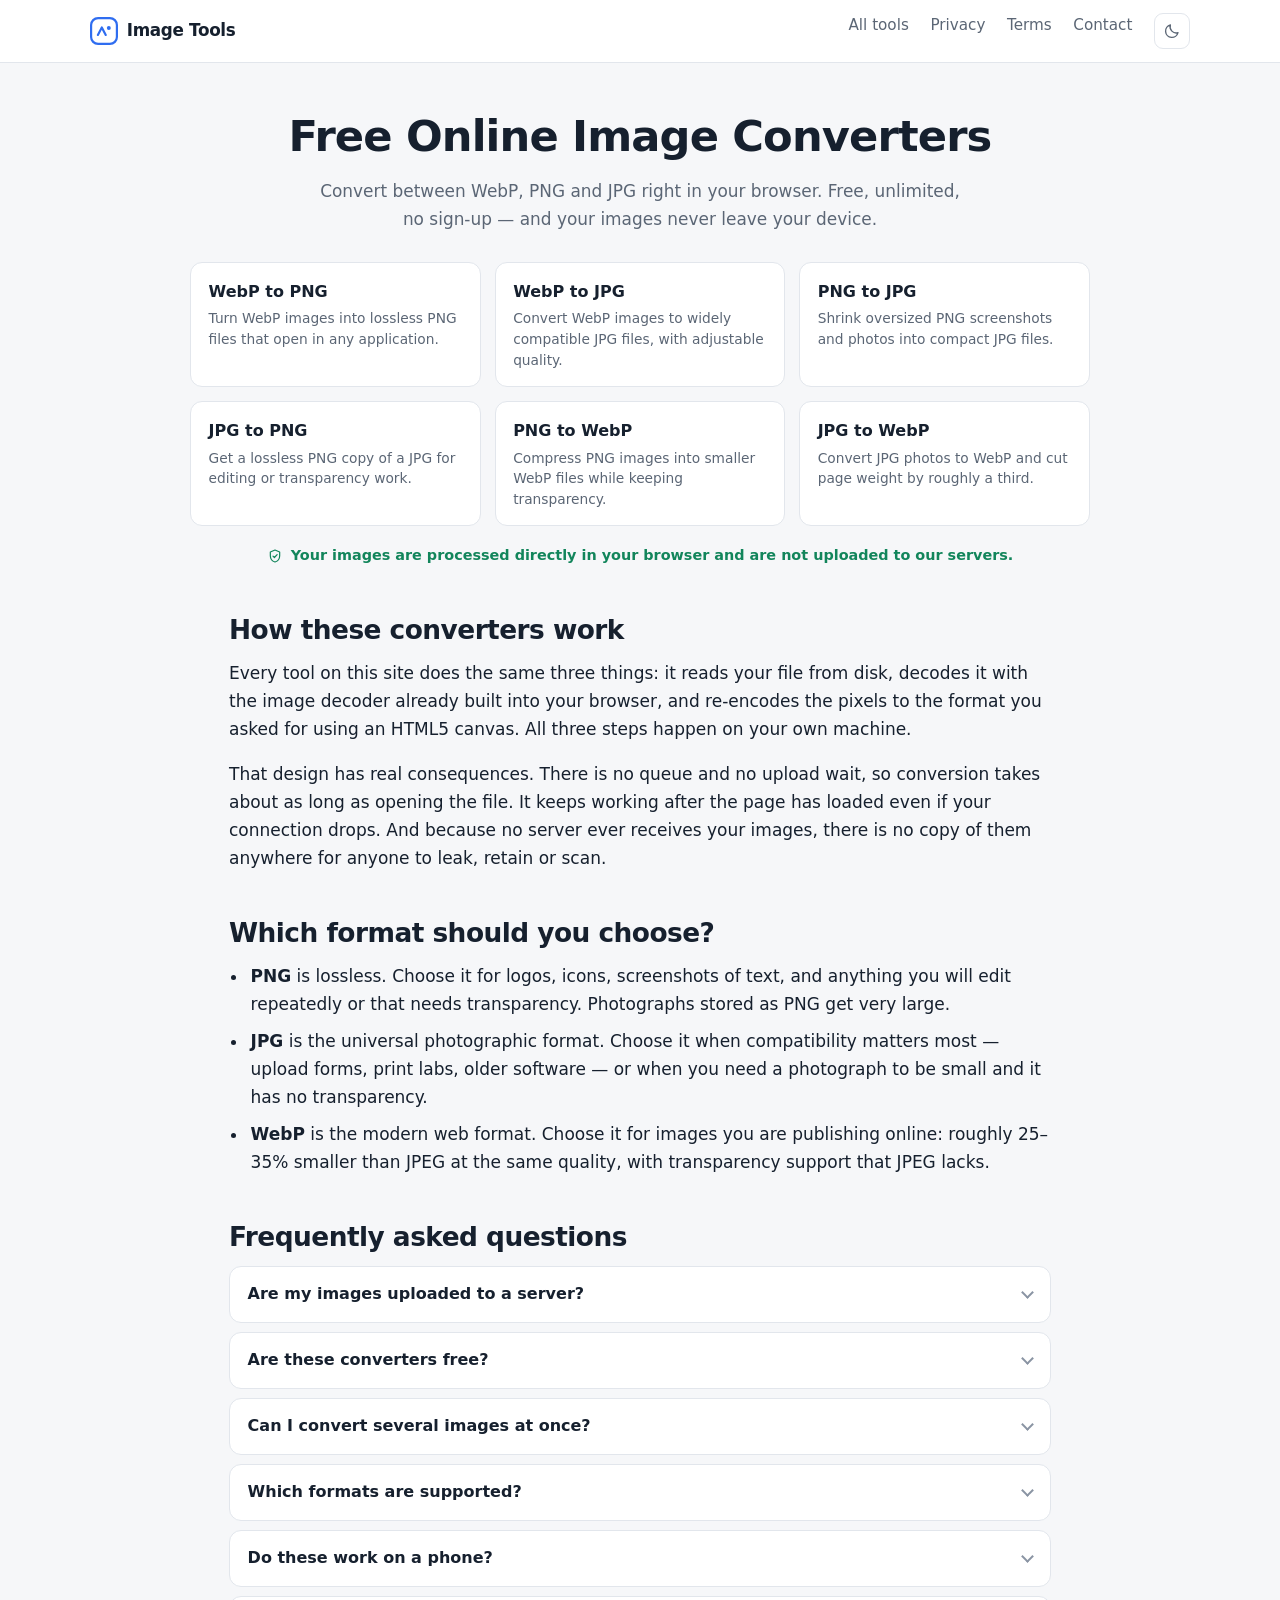
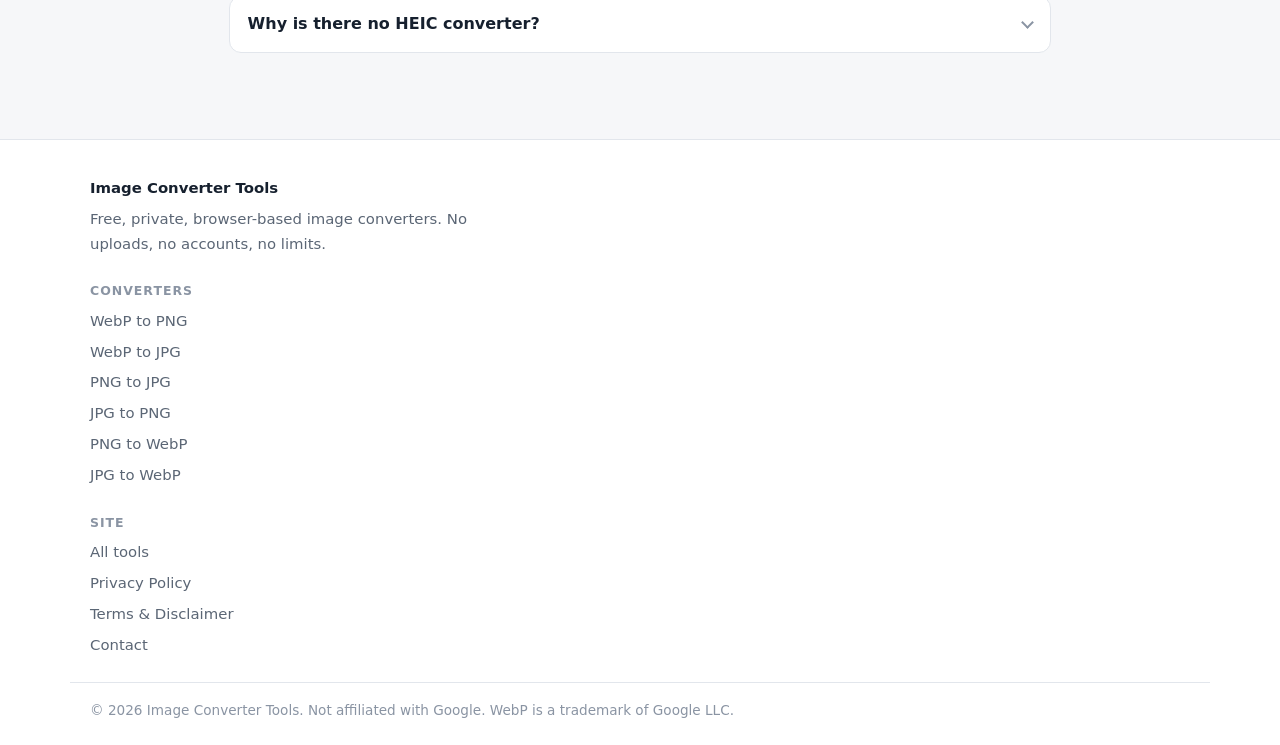
<file: index.html>
<!DOCTYPE html>
<html lang="en">
<head>
<meta charset="utf-8">
<meta name="viewport" content="width=device-width, initial-scale=1">
<meta name="theme-color" content="#0f172a" media="(prefers-color-scheme: dark)">
<meta name="theme-color" content="#ffffff" media="(prefers-color-scheme: light)">
<script>(function(){try{var t=localStorage.getItem("theme");if(t==="light"||t==="dark")document.documentElement.dataset.theme=t}catch(e){}})();</script>

<!-- ==========================================================================
     SEO METADATA - generated by tools/build.py from tools/content.py.
     Edit the content file and re-run the build rather than editing here.
     ========================================================================== -->
<title>Free Online Image Converters - WebP, PNG and JPG (No Upload)</title>
<meta name="description" content="Free browser-based image converters for WebP, PNG and JPG. Batch convert, adjust quality, and download instantly. Your images are never uploaded to a server.">
<link rel="canonical" href="https://convert-img.me/">
<meta name="robots" content="index, follow, max-image-preview:large">

<meta property="og:type" content="website">
<meta property="og:site_name" content="Image Converter Tools">
<meta property="og:title" content="Free Online Image Converters - WebP, PNG and JPG (No Upload)">
<meta property="og:description" content="Free browser-based image converters for WebP, PNG and JPG. Batch convert, adjust quality, and download instantly. Your images are never uploaded to a server.">
<meta property="og:url" content="https://convert-img.me/">
<meta property="og:image" content="https://convert-img.me/assets/img/og-image.png">
<meta property="og:image:width" content="1200">
<meta property="og:image:height" content="630">
<meta property="og:locale" content="en_US">

<meta name="twitter:card" content="summary_large_image">
<meta name="twitter:title" content="Free Online Image Converters - WebP, PNG and JPG (No Upload)">
<meta name="twitter:description" content="Free browser-based image converters for WebP, PNG and JPG. Batch convert, adjust quality, and download instantly. Your images are never uploaded to a server.">
<meta name="twitter:image" content="https://convert-img.me/assets/img/og-image.png">

<link rel="icon" href="assets/img/favicon.svg" type="image/svg+xml">
<link rel="apple-touch-icon" href="assets/img/icon-192.png">
<link rel="manifest" href="manifest.webmanifest">
<link rel="stylesheet" href="assets/css/styles.css">

<!-- ==========================================================================
     GOOGLE ADSENSE LOADER
     After your site is approved, paste the single AdSense script tag here:
     <script async src="https://pagead2.googlesyndication.com/pagead/js/adsbygoogle.js?client=ca-pub-XXXXXXXXXXXXXXXX" crossorigin="anonymous"></script>
     Then fill in the individual .ad-slot containers in the page body.

     GOOGLE SEARCH CONSOLE VERIFICATION
     <meta name="google-site-verification" content="YOUR_TOKEN">

     GOOGLE ANALYTICS (optional)
     Paste your gtag.js snippet here. Omitted by default so the page makes
     zero third-party requests out of the box.
     ========================================================================== -->
<script type="application/ld+json">
{
  "@context": "https://schema.org",
  "@graph": [
    {
      "@type": "WebSite",
      "name": "Image Converter Tools",
      "url": "https://convert-img.me/",
      "description": "Free browser-based image converters for WebP, PNG and JPG. Batch convert, adjust quality, and download instantly. Your images are never uploaded to a server."
    },
    {
      "@type": "ItemList",
      "name": "Image converters",
      "itemListElement": [
        {
          "@type": "ListItem",
          "position": 1,
          "name": "WebP to PNG Converter",
          "url": "https://convert-img.me/webp-to-png/"
        },
        {
          "@type": "ListItem",
          "position": 2,
          "name": "WebP to JPG Converter",
          "url": "https://convert-img.me/webp-to-jpg/"
        },
        {
          "@type": "ListItem",
          "position": 3,
          "name": "PNG to JPG Converter",
          "url": "https://convert-img.me/png-to-jpg/"
        },
        {
          "@type": "ListItem",
          "position": 4,
          "name": "JPG to PNG Converter",
          "url": "https://convert-img.me/jpg-to-png/"
        },
        {
          "@type": "ListItem",
          "position": 5,
          "name": "PNG to WebP Converter",
          "url": "https://convert-img.me/png-to-webp/"
        },
        {
          "@type": "ListItem",
          "position": 6,
          "name": "JPG to WebP Converter",
          "url": "https://convert-img.me/jpg-to-webp/"
        }
      ]
    },
    {
      "@type": "FAQPage",
      "mainEntity": [
        {
          "@type": "Question",
          "name": "Are my images uploaded to a server?",
          "acceptedAnswer": {
            "@type": "Answer",
            "text": "No. Every converter here runs on your own device using your browser's image decoder and HTML5 Canvas. The site is static, with no backend and no upload endpoint, so there is nowhere for a file to be sent. You can confirm this in the Network tab of your browser's developer tools."
          }
        },
        {
          "@type": "Question",
          "name": "Are these converters free?",
          "acceptedAnswer": {
            "@type": "Answer",
            "text": "Yes. There is no sign-up, no watermark and no daily quota. Running costs are covered by advertising, which is kept clearly labelled and separate from the tools."
          }
        },
        {
          "@type": "Question",
          "name": "Can I convert several images at once?",
          "acceptedAnswer": {
            "@type": "Answer",
            "text": "Yes. Every converter accepts multiple files, processes them one at a time so the page stays responsive, and offers a single ZIP archive of the results."
          }
        },
        {
          "@type": "Question",
          "name": "Which formats are supported?",
          "acceptedAnswer": {
            "@type": "Answer",
            "text": "Conversion between WebP, PNG and JPG in the combinations listed above. These are the formats every browser can both decode and encode natively, which is what makes instant, private, in-browser conversion possible."
          }
        },
        {
          "@type": "Question",
          "name": "Do these work on a phone?",
          "acceptedAnswer": {
            "@type": "Answer",
            "text": "Yes. Every page is responsive and works in mobile Chrome, Safari, Firefox and Edge. Very large images may fail on phones because of tighter memory limits."
          }
        },
        {
          "@type": "Question",
          "name": "Why is there no HEIC converter?",
          "acceptedAnswer": {
            "@type": "Answer",
            "text": "Browsers cannot decode HEIC natively, so an in-browser HEIC tool would need to download a large WebAssembly decoder. That would slow every page load, so it is deliberately not offered here."
          }
        }
      ]
    }
  ]
}
</script>
</head>
<body>
<a class="skip-link" href="#main">Skip to the converter</a>

<header class="site-header">
  <div class="wrap header-inner">
    <a class="brand" href="./" aria-label="Image Converter Tools, home">
      <svg class="brand-mark" width="28" height="28" viewBox="0 0 32 32" aria-hidden="true" focusable="false"><rect x="1.25" y="1.25" width="29.5" height="29.5" rx="8" fill="none" stroke="currentColor" stroke-width="2.5"/><path d="M9 20.5 13.5 12l4.5 8.5" fill="none" stroke="currentColor" stroke-width="2.5" stroke-linecap="round" stroke-linejoin="round"/><circle cx="21.5" cy="12.5" r="2.25" fill="currentColor"/></svg>
      <span class="brand-text">Image&nbsp;Tools</span>
    </a>
    <nav class="site-nav" aria-label="Primary">
      <a href="./">All tools</a>
      <a href="privacy.html">Privacy</a>
      <a href="terms.html">Terms</a>
      <a href="contact.html">Contact</a>
      <button type="button" class="theme-toggle" id="theme-toggle" aria-label="Switch colour theme"><svg class="icon-sun" width="18" height="18" viewBox="0 0 24 24" aria-hidden="true" focusable="false"><circle cx="12" cy="12" r="4.2" fill="none" stroke="currentColor" stroke-width="1.8"/><path d="M12 2.5v2.2M12 19.3v2.2M2.5 12h2.2M19.3 12h2.2M5.2 5.2l1.6 1.6M17.2 17.2l1.6 1.6M18.8 5.2l-1.6 1.6M6.8 17.2l-1.6 1.6" stroke="currentColor" stroke-width="1.8" stroke-linecap="round"/></svg><svg class="icon-moon" width="18" height="18" viewBox="0 0 24 24" aria-hidden="true" focusable="false"><path d="M20 14.2A8.2 8.2 0 0 1 9.8 4a8.4 8.4 0 1 0 10.2 10.2z" fill="none" stroke="currentColor" stroke-width="1.8" stroke-linejoin="round"/></svg></button>
    </nav>
  </div>
</header>

<main id="main">

  <section class="hero" aria-labelledby="page-title">
    <div class="wrap">
      <h1 id="page-title">Free Online Image Converters</h1>
      <p class="lede">
        Convert between WebP, PNG and JPG right in your browser. Free, unlimited, no sign-up —
        and your images never leave your device.
      </p>
      <div class="hub-grid">
      <ul class="tool-grid">
        <li><a href="webp-to-png/">
          <span class="tool-name">WebP to PNG</span>
          <span class="tool-desc">Turn WebP images into lossless PNG files that open in any application.</span>
        </a></li>
        <li><a href="webp-to-jpg/">
          <span class="tool-name">WebP to JPG</span>
          <span class="tool-desc">Convert WebP images to widely compatible JPG files, with adjustable quality.</span>
        </a></li>
        <li><a href="png-to-jpg/">
          <span class="tool-name">PNG to JPG</span>
          <span class="tool-desc">Shrink oversized PNG screenshots and photos into compact JPG files.</span>
        </a></li>
        <li><a href="jpg-to-png/">
          <span class="tool-name">JPG to PNG</span>
          <span class="tool-desc">Get a lossless PNG copy of a JPG for editing or transparency work.</span>
        </a></li>
        <li><a href="png-to-webp/">
          <span class="tool-name">PNG to WebP</span>
          <span class="tool-desc">Compress PNG images into smaller WebP files while keeping transparency.</span>
        </a></li>
        <li><a href="jpg-to-webp/">
          <span class="tool-name">JPG to WebP</span>
          <span class="tool-desc">Convert JPG photos to WebP and cut page weight by roughly a third.</span>
        </a></li>
      </ul>
      </div>

      <p class="privacy-note">
        <svg width="16" height="16" viewBox="0 0 24 24" aria-hidden="true" focusable="false">
          <path d="M12 3l7 3v5.5c0 4.3-2.9 8.2-7 9.5-4.1-1.3-7-5.2-7-9.5V6l7-3z" fill="none" stroke="currentColor" stroke-width="1.8" stroke-linejoin="round"/>
          <path d="M9 12.2l2.1 2.1L15.2 10" fill="none" stroke="currentColor" stroke-width="1.8" stroke-linecap="round" stroke-linejoin="round"/>
        </svg>
        Your images are processed directly in your browser and are not uploaded to our servers.
      </p>
    </div>
  </section>

  <!-- AD SLOT 1 (leaderboard)
       To activate: fill in the two IDs below, then remove this opening comment
       marker and the closing one after the </aside>. Keep the <aside> wrapper —
       it reserves the slot's height so a late-loading ad cannot shift the page.

  <aside class="ad-slot ad-slot--leaderboard wrap" aria-label="Advertisement">
    <ins class="adsbygoogle" style="display:block"
         data-ad-client="ca-pub-XXXXXXXXXXXXXXXX" data-ad-slot="XXXXXXXXXX"
         data-ad-format="auto" data-full-width-responsive="true"></ins>
    <script>(adsbygoogle = window.adsbygoogle || []).push({});</script>
  </aside>

  -->

  <div class="wrap content-grid">
    <div class="content-main">

      <section class="section" aria-labelledby="how-h">
        <h2 id="how-h">How these converters work</h2>
        <p>
          Every tool on this site does the same three things: it reads your file from disk, decodes it
          with the image decoder already built into your browser, and re-encodes the pixels to the
          format you asked for using an HTML5 canvas. All three steps happen on your own machine.
        </p>
        <p>
          That design has real consequences. There is no queue and no upload wait, so conversion takes
          about as long as opening the file. It keeps working after the page has loaded even if your
          connection drops. And because no server ever receives your images, there is no copy of them
          anywhere for anyone to leak, retain or scan.
        </p>
      </section>

      <section class="section" aria-labelledby="pick-h">
        <h2 id="pick-h">Which format should you choose?</h2>
        <ul class="reason-list">
          <li><strong>PNG</strong> is lossless. Choose it for logos, icons, screenshots of text, and anything you will edit repeatedly or that needs transparency. Photographs stored as PNG get very large.</li>
          <li><strong>JPG</strong> is the universal photographic format. Choose it when compatibility matters most — upload forms, print labs, older software — or when you need a photograph to be small and it has no transparency.</li>
          <li><strong>WebP</strong> is the modern web format. Choose it for images you are publishing online: roughly 25–35% smaller than JPEG at the same quality, with transparency support that JPEG lacks.</li>
        </ul>
      </section>

  <!-- AD SLOT 2 (incontent)
       To activate: fill in the two IDs below, then remove this opening comment
       marker and the closing one after the </aside>. Keep the <aside> wrapper —
       it reserves the slot's height so a late-loading ad cannot shift the page.

  <aside class="ad-slot ad-slot--incontent" aria-label="Advertisement">
    <ins class="adsbygoogle" style="display:block"
         data-ad-client="ca-pub-XXXXXXXXXXXXXXXX" data-ad-slot="XXXXXXXXXX"
         data-ad-format="auto" data-full-width-responsive="true"></ins>
    <script>(adsbygoogle = window.adsbygoogle || []).push({});</script>
  </aside>

  -->

      <section class="section" id="faq" aria-labelledby="faq-h">
        <h2 id="faq-h">Frequently asked questions</h2>
        <div class="faq">
          <details>
            <summary>Are my images uploaded to a server?</summary>
            <p>No. Every converter here runs on your own device using your browser&#x27;s image decoder and HTML5 Canvas. The site is static, with no backend and no upload endpoint, so there is nowhere for a file to be sent. You can confirm this in the Network tab of your browser&#x27;s developer tools.</p>
          </details>
          <details>
            <summary>Are these converters free?</summary>
            <p>Yes. There is no sign-up, no watermark and no daily quota. Running costs are covered by advertising, which is kept clearly labelled and separate from the tools.</p>
          </details>
          <details>
            <summary>Can I convert several images at once?</summary>
            <p>Yes. Every converter accepts multiple files, processes them one at a time so the page stays responsive, and offers a single ZIP archive of the results.</p>
          </details>
          <details>
            <summary>Which formats are supported?</summary>
            <p>Conversion between WebP, PNG and JPG in the combinations listed above. These are the formats every browser can both decode and encode natively, which is what makes instant, private, in-browser conversion possible.</p>
          </details>
          <details>
            <summary>Do these work on a phone?</summary>
            <p>Yes. Every page is responsive and works in mobile Chrome, Safari, Firefox and Edge. Very large images may fail on phones because of tighter memory limits.</p>
          </details>
          <details>
            <summary>Why is there no HEIC converter?</summary>
            <p>Browsers cannot decode HEIC natively, so an in-browser HEIC tool would need to download a large WebAssembly decoder. That would slow every page load, so it is deliberately not offered here.</p>
          </details>
        </div>
      </section>

    </div>

  <!-- AD SLOT 3 (rail)
       To activate: fill in the two IDs below, then remove this opening comment
       marker and the closing one after the </aside>. Keep the <aside> wrapper —
       it reserves the slot's height so a late-loading ad cannot shift the page.

  <aside class="ad-slot ad-slot--rail" aria-label="Advertisement">
    <ins class="adsbygoogle" style="display:block"
         data-ad-client="ca-pub-XXXXXXXXXXXXXXXX" data-ad-slot="XXXXXXXXXX"
         data-ad-format="auto" data-full-width-responsive="true"></ins>
    <script>(adsbygoogle = window.adsbygoogle || []).push({});</script>
  </aside>

  -->
  </div>

  <!-- AD SLOT 4 (leaderboard)
       To activate: fill in the two IDs below, then remove this opening comment
       marker and the closing one after the </aside>. Keep the <aside> wrapper —
       it reserves the slot's height so a late-loading ad cannot shift the page.

  <aside class="ad-slot ad-slot--leaderboard wrap" aria-label="Advertisement">
    <ins class="adsbygoogle" style="display:block"
         data-ad-client="ca-pub-XXXXXXXXXXXXXXXX" data-ad-slot="XXXXXXXXXX"
         data-ad-format="auto" data-full-width-responsive="true"></ins>
    <script>(adsbygoogle = window.adsbygoogle || []).push({});</script>
  </aside>

  -->

</main>

<footer class="site-footer">
  <div class="wrap footer-inner">
    <div class="footer-brand">
      <strong>Image Converter Tools</strong>
      <p>Free, private, browser-based image converters. No uploads, no accounts, no limits.</p>
    </div>
    <nav class="footer-nav" aria-label="Converters">
      <h2 class="footer-heading">Converters</h2>
      <ul>
        <li><a href="webp-to-png/">WebP to PNG</a></li>
        <li><a href="webp-to-jpg/">WebP to JPG</a></li>
        <li><a href="png-to-jpg/">PNG to JPG</a></li>
        <li><a href="jpg-to-png/">JPG to PNG</a></li>
        <li><a href="png-to-webp/">PNG to WebP</a></li>
        <li><a href="jpg-to-webp/">JPG to WebP</a></li>
      </ul>
    </nav>
    <nav class="footer-nav" aria-label="Legal">
      <h2 class="footer-heading">Site</h2>
      <ul>
        <li><a href="./">All tools</a></li>
        <li><a href="privacy.html">Privacy Policy</a></li>
        <li><a href="terms.html">Terms &amp; Disclaimer</a></li>
        <li><a href="contact.html">Contact</a></li>
      </ul>
    </nav>
  </div>
  <div class="wrap footer-bottom">
    <p>&copy; <span id="year">2026</span> Image Converter Tools. Not affiliated with Google. WebP is a trademark of Google LLC.</p>
  </div>
</footer>

<script src="assets/js/theme.js" defer></script>
</body>
</html>
</file>
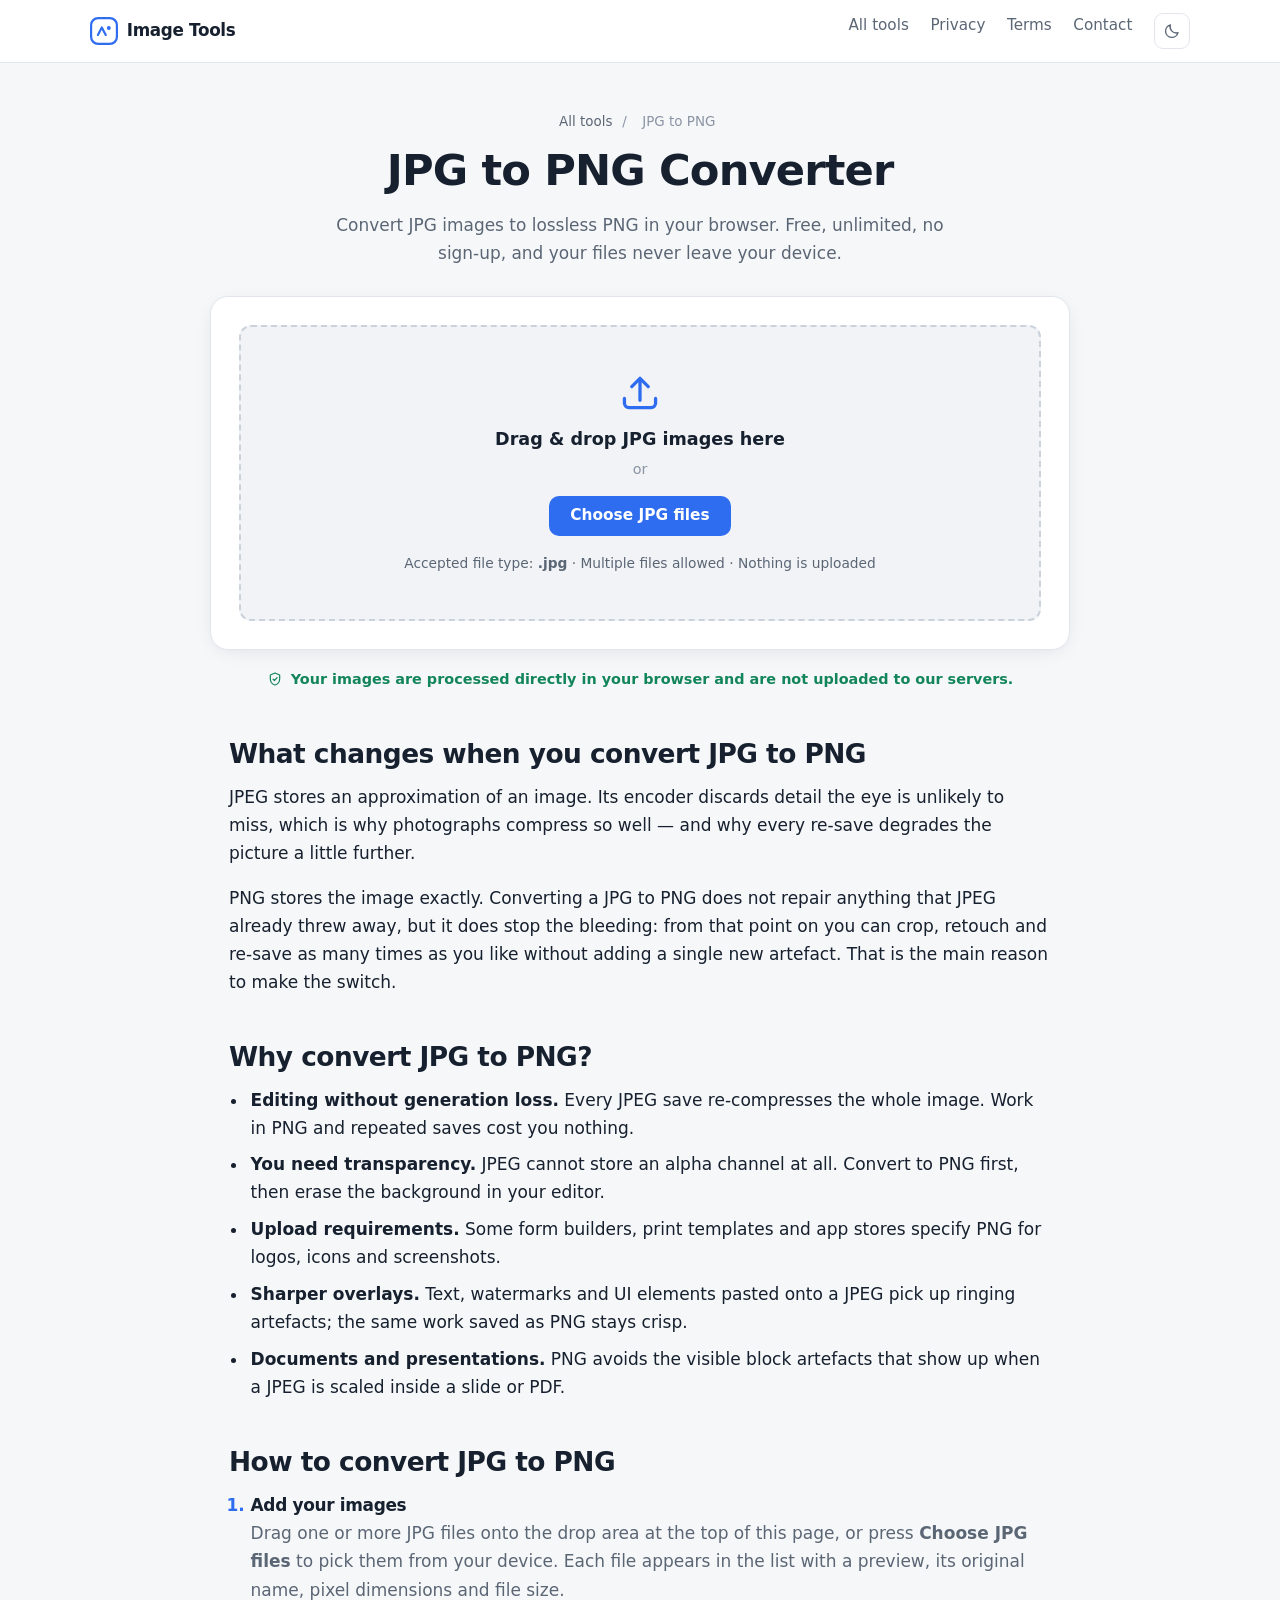
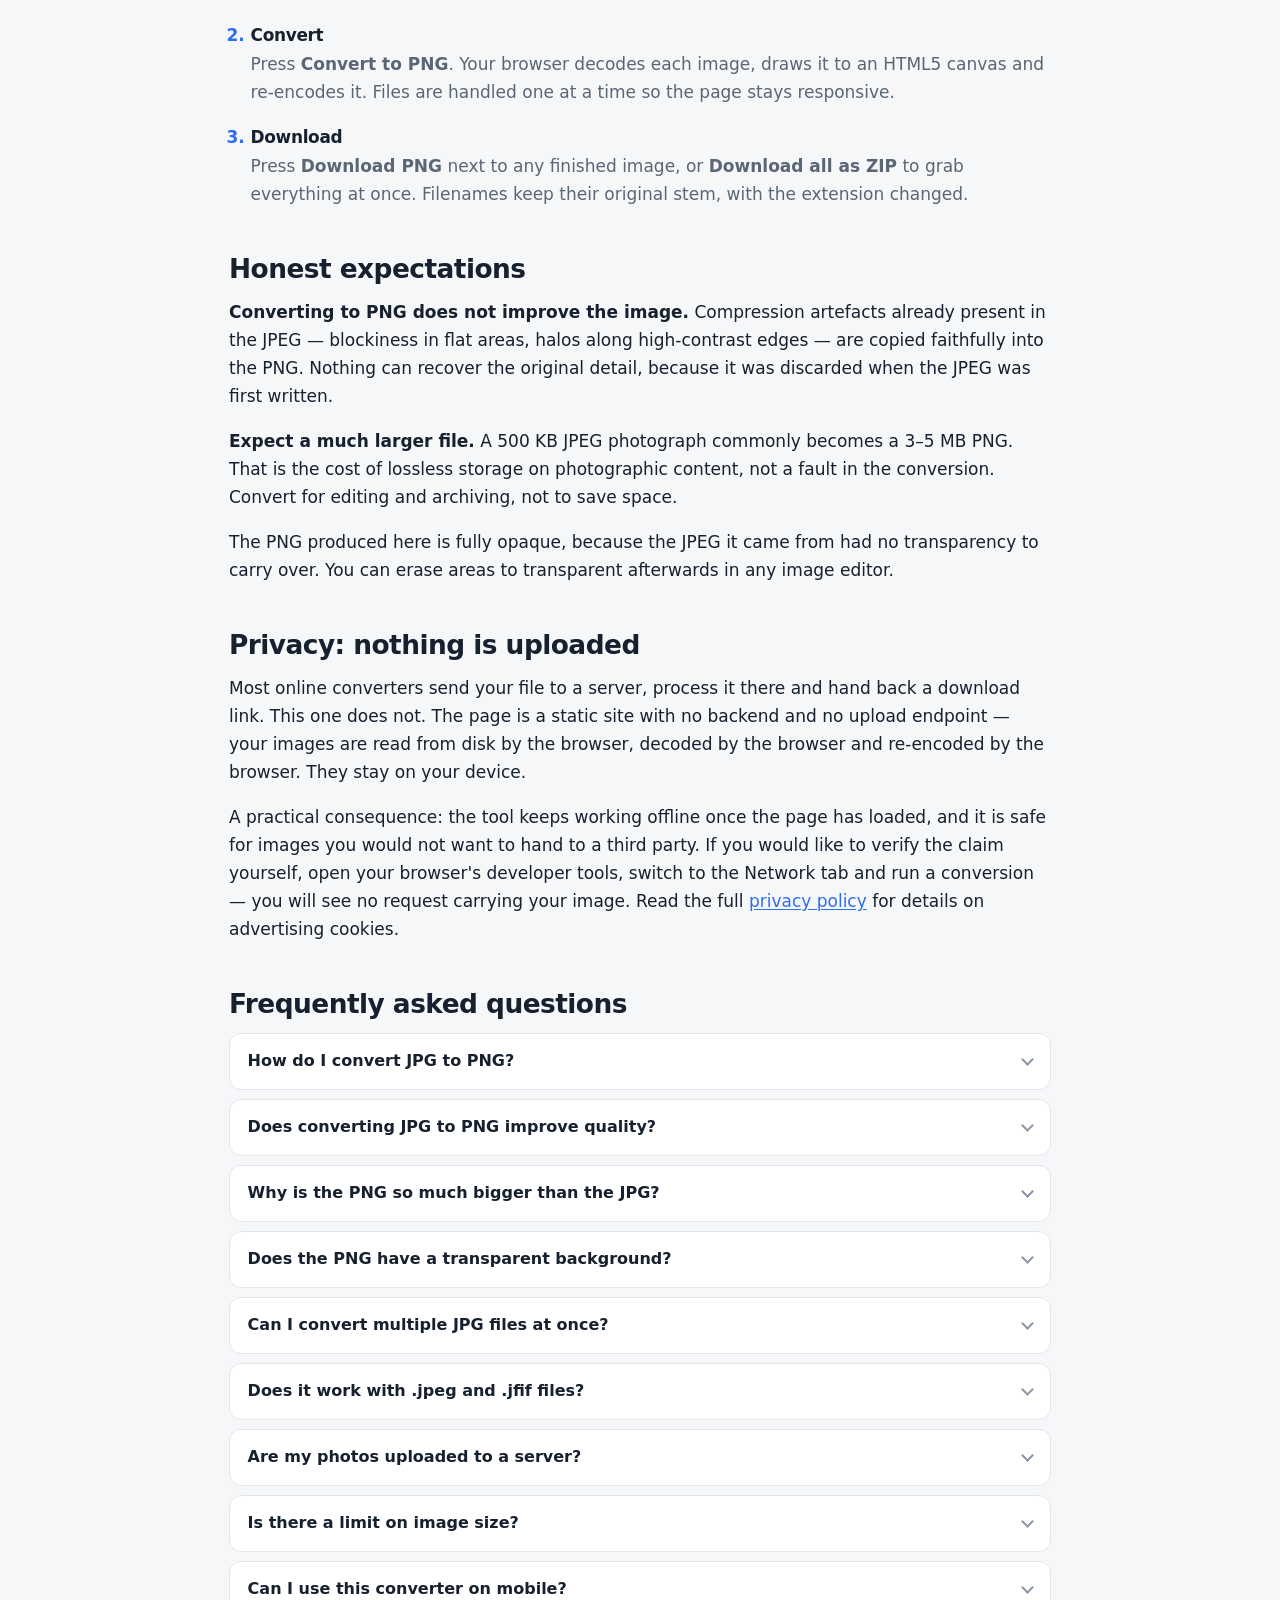
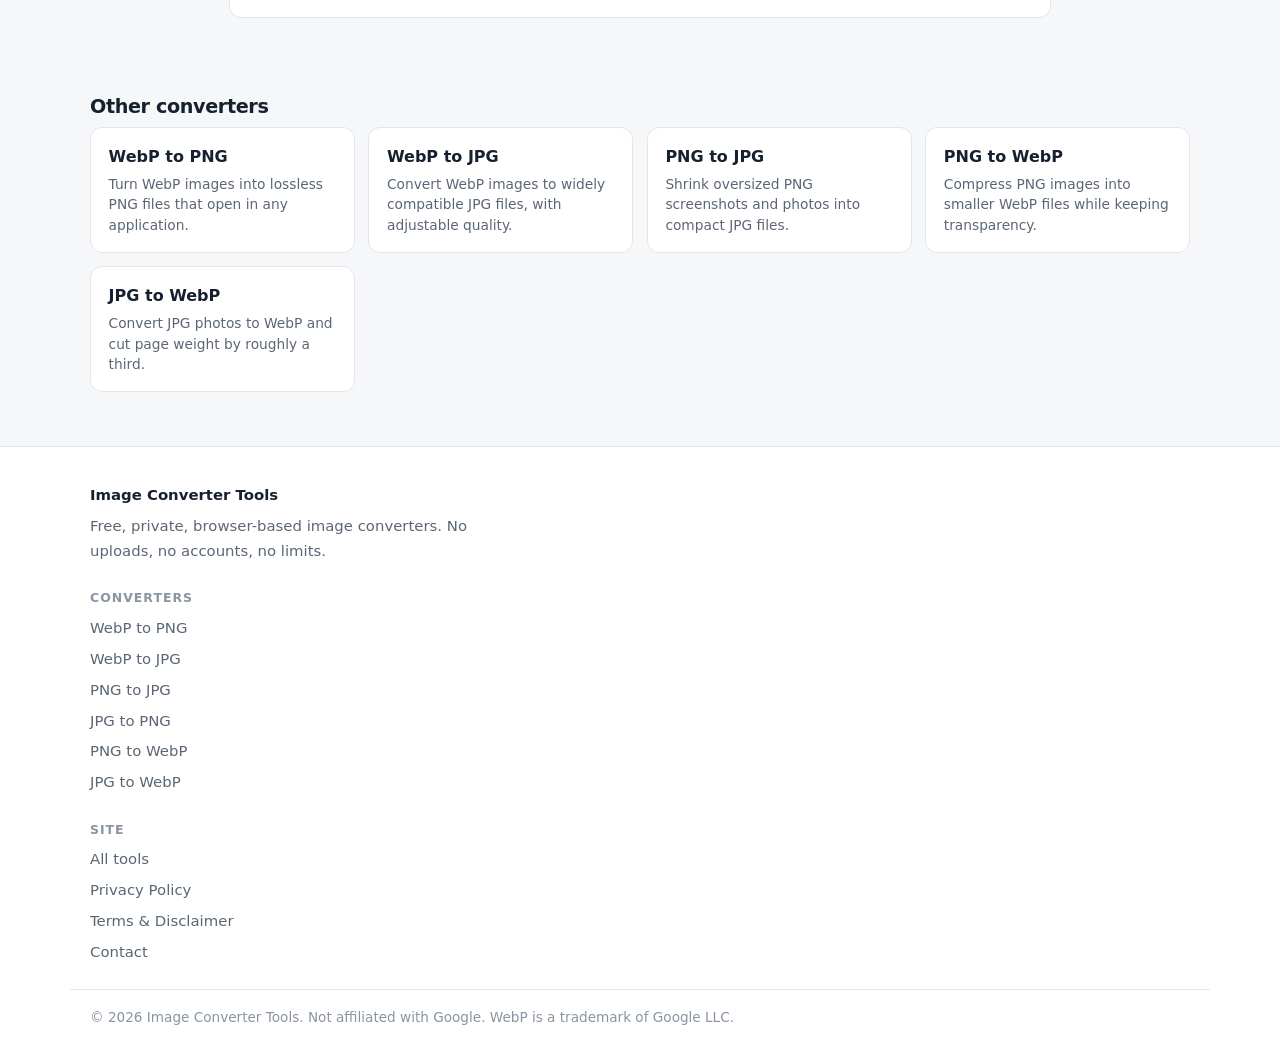
<file: jpg-to-png/index.html>
<!DOCTYPE html>
<html lang="en">
<head>
<meta charset="utf-8">
<meta name="viewport" content="width=device-width, initial-scale=1">
<meta name="theme-color" content="#0f172a" media="(prefers-color-scheme: dark)">
<meta name="theme-color" content="#ffffff" media="(prefers-color-scheme: light)">
<script>(function(){try{var t=localStorage.getItem("theme");if(t==="light"||t==="dark")document.documentElement.dataset.theme=t}catch(e){}})();</script>

<!-- ==========================================================================
     SEO METADATA - generated by tools/build.py from tools/content.py.
     Edit the content file and re-run the build rather than editing here.
     ========================================================================== -->
<title>JPG to PNG Converter - Free Online Tool (No Upload)</title>
<meta name="description" content="Convert JPG to PNG online for free. Get a lossless PNG copy for editing, transparency work or upload requirements. Runs in your browser — images are never uploaded.">
<link rel="canonical" href="https://convert-img.me/jpg-to-png/">
<meta name="robots" content="index, follow, max-image-preview:large">

<meta property="og:type" content="website">
<meta property="og:site_name" content="Image Converter Tools">
<meta property="og:title" content="JPG to PNG Converter - Free Online Tool (No Upload)">
<meta property="og:description" content="Convert JPG to PNG online for free. Get a lossless PNG copy for editing, transparency work or upload requirements. Runs in your browser — images are never uploaded.">
<meta property="og:url" content="https://convert-img.me/jpg-to-png/">
<meta property="og:image" content="https://convert-img.me/assets/img/og-jpg-to-png.png">
<meta property="og:image:width" content="1200">
<meta property="og:image:height" content="630">
<meta property="og:locale" content="en_US">

<meta name="twitter:card" content="summary_large_image">
<meta name="twitter:title" content="JPG to PNG Converter - Free Online Tool (No Upload)">
<meta name="twitter:description" content="Convert JPG to PNG online for free. Get a lossless PNG copy for editing, transparency work or upload requirements. Runs in your browser — images are never uploaded.">
<meta name="twitter:image" content="https://convert-img.me/assets/img/og-jpg-to-png.png">

<link rel="icon" href="../assets/img/favicon.svg" type="image/svg+xml">
<link rel="apple-touch-icon" href="../assets/img/icon-192.png">
<link rel="manifest" href="../manifest.webmanifest">
<link rel="stylesheet" href="../assets/css/styles.css">

<!-- ==========================================================================
     GOOGLE ADSENSE LOADER
     After your site is approved, paste the single AdSense script tag here:
     <script async src="https://pagead2.googlesyndication.com/pagead/js/adsbygoogle.js?client=ca-pub-XXXXXXXXXXXXXXXX" crossorigin="anonymous"></script>
     Then fill in the individual .ad-slot containers in the page body.

     GOOGLE SEARCH CONSOLE VERIFICATION
     <meta name="google-site-verification" content="YOUR_TOKEN">

     GOOGLE ANALYTICS (optional)
     Paste your gtag.js snippet here. Omitted by default so the page makes
     zero third-party requests out of the box.
     ========================================================================== -->
<script type="application/ld+json">
{
  "@context": "https://schema.org",
  "@graph": [
    {
      "@type": "WebApplication",
      "name": "JPG to PNG Converter",
      "url": "https://convert-img.me/jpg-to-png/",
      "applicationCategory": "MultimediaApplication",
      "operatingSystem": "Any modern web browser",
      "browserRequirements": "Requires JavaScript and HTML5 Canvas support",
      "description": "Convert JPG to PNG online for free. Get a lossless PNG copy for editing, transparency work or upload requirements. Runs in your browser — images are never uploaded.",
      "offers": {
        "@type": "Offer",
        "price": "0",
        "priceCurrency": "USD"
      }
    },
    {
      "@type": "HowTo",
      "name": "How to convert JPG to PNG",
      "totalTime": "PT1M",
      "step": [
        {
          "@type": "HowToStep",
          "name": "Add your files",
          "text": "Drag JPG images onto the drop area, or use the Choose JPG files button to pick them from your device."
        },
        {
          "@type": "HowToStep",
          "name": "Convert",
          "text": "Press Convert to PNG. Each image is decoded and re-encoded inside your browser."
        },
        {
          "@type": "HowToStep",
          "name": "Download",
          "text": "Download each PNG individually, or use Download all as ZIP for several images at once."
        }
      ]
    },
    {
      "@type": "BreadcrumbList",
      "itemListElement": [
        {
          "@type": "ListItem",
          "position": 1,
          "name": "All tools",
          "item": "https://convert-img.me/"
        },
        {
          "@type": "ListItem",
          "position": 2,
          "name": "JPG to PNG Converter",
          "item": "https://convert-img.me/jpg-to-png/"
        }
      ]
    },
    {
      "@type": "FAQPage",
      "mainEntity": [
        {
          "@type": "Question",
          "name": "How do I convert JPG to PNG?",
          "acceptedAnswer": {
            "@type": "Answer",
            "text": "Drop your JPG or JPEG files onto the area at the top of this page, press Convert to PNG, then download the results individually or as a ZIP."
          }
        },
        {
          "@type": "Question",
          "name": "Does converting JPG to PNG improve quality?",
          "acceptedAnswer": {
            "@type": "Answer",
            "text": "No. The conversion is lossless, but it cannot restore detail the JPEG encoder already discarded. Existing artefacts are preserved exactly. What it does give you is a format that will not degrade further with each save."
          }
        },
        {
          "@type": "Question",
          "name": "Why is the PNG so much bigger than the JPG?",
          "acceptedAnswer": {
            "@type": "Answer",
            "text": "PNG is lossless, so it stores every pixel of a noisy photograph exactly, while JPEG stores a compact approximation. Growth of five to ten times is normal for photographic content."
          }
        },
        {
          "@type": "Question",
          "name": "Does the PNG have a transparent background?",
          "acceptedAnswer": {
            "@type": "Answer",
            "text": "No. JPEG has no alpha channel, so there is no transparency to carry across and the result is fully opaque. You can erase parts to transparent afterwards in an image editor."
          }
        },
        {
          "@type": "Question",
          "name": "Can I convert multiple JPG files at once?",
          "acceptedAnswer": {
            "@type": "Answer",
            "text": "Yes. Add as many as you like, convert in one pass, and use Download all as ZIP for a single archive."
          }
        },
        {
          "@type": "Question",
          "name": "Does it work with .jpeg and .jfif files?",
          "acceptedAnswer": {
            "@type": "Answer",
            "text": "Yes. Those are the same format with different extensions, and all of them are accepted."
          }
        },
        {
          "@type": "Question",
          "name": "Are my photos uploaded to a server?",
          "acceptedAnswer": {
            "@type": "Answer",
            "text": "No. Conversion happens entirely in your browser. The site is static, with no backend and no upload endpoint, so your images never leave your device."
          }
        },
        {
          "@type": "Question",
          "name": "Is there a limit on image size?",
          "acceptedAnswer": {
            "@type": "Answer",
            "text": "There is no fixed file-size limit, but conversion is bounded by your device's memory and your browser's maximum canvas size. Images wider or taller than 16,384 pixels may fail — mobile Safari is the strictest here. The tool tells you when an image exceeds what your browser can handle."
          }
        },
        {
          "@type": "Question",
          "name": "Can I use this converter on mobile?",
          "acceptedAnswer": {
            "@type": "Answer",
            "text": "Yes. The page is responsive and works in mobile Chrome, Safari, Firefox and Edge. Very large images may fail on phones because of tighter memory limits."
          }
        }
      ]
    }
  ]
}
</script>
</head>
<body>
<a class="skip-link" href="#main">Skip to the converter</a>

<header class="site-header">
  <div class="wrap header-inner">
    <a class="brand" href="../" aria-label="Image Converter Tools, home">
      <svg class="brand-mark" width="28" height="28" viewBox="0 0 32 32" aria-hidden="true" focusable="false"><rect x="1.25" y="1.25" width="29.5" height="29.5" rx="8" fill="none" stroke="currentColor" stroke-width="2.5"/><path d="M9 20.5 13.5 12l4.5 8.5" fill="none" stroke="currentColor" stroke-width="2.5" stroke-linecap="round" stroke-linejoin="round"/><circle cx="21.5" cy="12.5" r="2.25" fill="currentColor"/></svg>
      <span class="brand-text">Image&nbsp;Tools</span>
    </a>
    <nav class="site-nav" aria-label="Primary">
      <a href="../">All tools</a>
      <a href="../privacy.html">Privacy</a>
      <a href="../terms.html">Terms</a>
      <a href="../contact.html">Contact</a>
      <button type="button" class="theme-toggle" id="theme-toggle" aria-label="Switch colour theme"><svg class="icon-sun" width="18" height="18" viewBox="0 0 24 24" aria-hidden="true" focusable="false"><circle cx="12" cy="12" r="4.2" fill="none" stroke="currentColor" stroke-width="1.8"/><path d="M12 2.5v2.2M12 19.3v2.2M2.5 12h2.2M19.3 12h2.2M5.2 5.2l1.6 1.6M17.2 17.2l1.6 1.6M18.8 5.2l-1.6 1.6M6.8 17.2l-1.6 1.6" stroke="currentColor" stroke-width="1.8" stroke-linecap="round"/></svg><svg class="icon-moon" width="18" height="18" viewBox="0 0 24 24" aria-hidden="true" focusable="false"><path d="M20 14.2A8.2 8.2 0 0 1 9.8 4a8.4 8.4 0 1 0 10.2 10.2z" fill="none" stroke="currentColor" stroke-width="1.8" stroke-linejoin="round"/></svg></button>
    </nav>
  </div>
</header>

<main id="main">

  <!-- ===================== CONVERTER (the product) ===================== -->
  <section class="hero" id="converter" aria-labelledby="page-title">
    <div class="wrap">
      <nav class="crumbs" aria-label="Breadcrumb">
        <a href="../">All tools</a> <span aria-hidden="true">/</span> <span aria-current="page">JPG to PNG</span>
      </nav>
      <h1 id="page-title">JPG to PNG Converter</h1>
      <p class="lede">Convert JPG images to lossless PNG in your browser. Free, unlimited, no sign-up, and your files never leave your device.</p>

      <div class="tool-card">
        <!-- Drop zone. The visible button is a real <label> for the file input,
             so keyboard and screen-reader users get the same entry point. -->
        <div class="dropzone" id="dropzone">
          <svg class="dropzone-icon" width="44" height="44" viewBox="0 0 24 24" aria-hidden="true" focusable="false">
            <path d="M12 16V4m0 0L7.5 8.5M12 4l4.5 4.5" fill="none" stroke="currentColor" stroke-width="1.8" stroke-linecap="round" stroke-linejoin="round"/>
            <path d="M3.5 15v2.5A2.5 2.5 0 0 0 6 20h12a2.5 2.5 0 0 0 2.5-2.5V15" fill="none" stroke="currentColor" stroke-width="1.8" stroke-linecap="round"/>
          </svg>
          <p class="dropzone-title">Drag &amp; drop JPG images here</p>
          <p class="dropzone-sub">or</p>

          <input type="file" id="file-input" class="visually-hidden" multiple aria-describedby="file-help">
          <label class="btn btn-primary" for="file-input">Choose JPG files</label>

          <p class="dropzone-hint" id="file-help">
            Accepted file type: <strong>.jpg</strong> &middot; Multiple files allowed &middot; Nothing is uploaded
          </p>
        </div>


        <!-- Live region: every status change is announced once, politely. -->
        <p class="status" id="status" role="status" aria-live="polite"></p>

        <div class="progress" id="progress" hidden>
          <div class="progress-bar" id="progress-bar" role="progressbar"
               aria-label="Conversion progress" aria-valuemin="0" aria-valuemax="100" aria-valuenow="0"></div>
        </div>

        <ul class="file-list" id="file-list" aria-label="Selected images"></ul>

        <div class="toolbar" id="toolbar" hidden>
          <button type="button" class="btn btn-primary" id="convert-btn">Convert to PNG</button>
          <button type="button" class="btn btn-secondary" id="download-all-btn" hidden>Download all as ZIP</button>
          <button type="button" class="btn btn-ghost" id="clear-btn">Clear all</button>
        </div>
      </div>

      <p class="privacy-note">
        <svg width="16" height="16" viewBox="0 0 24 24" aria-hidden="true" focusable="false">
          <path d="M12 3l7 3v5.5c0 4.3-2.9 8.2-7 9.5-4.1-1.3-7-5.2-7-9.5V6l7-3z" fill="none" stroke="currentColor" stroke-width="1.8" stroke-linejoin="round"/>
          <path d="M9 12.2l2.1 2.1L15.2 10" fill="none" stroke="currentColor" stroke-width="1.8" stroke-linecap="round" stroke-linejoin="round"/>
        </svg>
        Your images are processed directly in your browser and are not uploaded to our servers.
      </p>

      <noscript>
        <p class="alert">This converter needs JavaScript, because the conversion runs on your own device rather than on a server. Please enable JavaScript to use the tool.</p>
      </noscript>
    </div>
  </section>

  <!-- AD SLOT 1 (leaderboard)
       To activate: fill in the two IDs below, then remove this opening comment
       marker and the closing one after the </aside>. Keep the <aside> wrapper —
       it reserves the slot's height so a late-loading ad cannot shift the page.

  <aside class="ad-slot ad-slot--leaderboard wrap" aria-label="Advertisement">
    <ins class="adsbygoogle" style="display:block"
         data-ad-client="ca-pub-XXXXXXXXXXXXXXXX" data-ad-slot="XXXXXXXXXX"
         data-ad-format="auto" data-full-width-responsive="true"></ins>
    <script>(adsbygoogle = window.adsbygoogle || []).push({});</script>
  </aside>

  -->

  <div class="wrap content-grid">
    <div class="content-main">

      <section class="section" id="about" aria-labelledby="about-h">
        <h2 id="about-h">What changes when you convert JPG to PNG</h2>
        <p>JPEG stores an approximation of an image. Its encoder discards detail the eye is unlikely to miss, which is why photographs compress so well — and why every re-save degrades the picture a little further.</p>
        <p>PNG stores the image exactly. Converting a JPG to PNG does not repair anything that JPEG already threw away, but it does stop the bleeding: from that point on you can crop, retouch and re-save as many times as you like without adding a single new artefact. That is the main reason to make the switch.</p>
      </section>

      <section class="section" id="why" aria-labelledby="why-h">
        <h2 id="why-h">Why convert JPG to PNG?</h2>
        <ul class="reason-list">
          <li><strong>Editing without generation loss.</strong> Every JPEG save re-compresses the whole image. Work in PNG and repeated saves cost you nothing.</li>
          <li><strong>You need transparency.</strong> JPEG cannot store an alpha channel at all. Convert to PNG first, then erase the background in your editor.</li>
          <li><strong>Upload requirements.</strong> Some form builders, print templates and app stores specify PNG for logos, icons and screenshots.</li>
          <li><strong>Sharper overlays.</strong> Text, watermarks and UI elements pasted onto a JPEG pick up ringing artefacts; the same work saved as PNG stays crisp.</li>
          <li><strong>Documents and presentations.</strong> PNG avoids the visible block artefacts that show up when a JPEG is scaled inside a slide or PDF.</li>
        </ul>
      </section>

      <section class="section" id="how-to" aria-labelledby="how-to-h">
        <h2 id="how-to-h">How to convert JPG to PNG</h2>
        <ol class="steps">
          <li>
            <h3>Add your images</h3>
            <p>Drag one or more JPG files onto the drop area at the top of this page, or press <strong>Choose JPG files</strong> to pick them from your device. Each file appears in the list with a preview, its original name, pixel dimensions and file size.</p>
          </li>
          <li>
            <h3>Convert</h3>
            <p>Press <strong>Convert to PNG</strong>. Your browser decodes each image, draws it to an HTML5 canvas and re-encodes it. Files are handled one at a time so the page stays responsive.</p>
          </li>
          <li>
            <h3>Download</h3>
            <p>Press <strong>Download PNG</strong> next to any finished image, or <strong>Download all as ZIP</strong> to grab everything at once. Filenames keep their original stem, with the extension changed.</p>
          </li>
        </ol>
      </section>

  <!-- AD SLOT 2 (incontent)
       To activate: fill in the two IDs below, then remove this opening comment
       marker and the closing one after the </aside>. Keep the <aside> wrapper —
       it reserves the slot's height so a late-loading ad cannot shift the page.

  <aside class="ad-slot ad-slot--incontent" aria-label="Advertisement">
    <ins class="adsbygoogle" style="display:block"
         data-ad-client="ca-pub-XXXXXXXXXXXXXXXX" data-ad-slot="XXXXXXXXXX"
         data-ad-format="auto" data-full-width-responsive="true"></ins>
    <script>(adsbygoogle = window.adsbygoogle || []).push({});</script>
  </aside>

  -->

      <!-- id is "image-quality", not "quality": the quality slider owns that id. -->
      <section class="section" id="image-quality" aria-labelledby="image-quality-h">
        <h2 id="image-quality-h">Honest expectations</h2>
        <p><strong>Converting to PNG does not improve the image.</strong> Compression artefacts already present in the JPEG — blockiness in flat areas, halos along high-contrast edges — are copied faithfully into the PNG. Nothing can recover the original detail, because it was discarded when the JPEG was first written.</p>
        <p><strong>Expect a much larger file.</strong> A 500 KB JPEG photograph commonly becomes a 3–5 MB PNG. That is the cost of lossless storage on photographic content, not a fault in the conversion. Convert for editing and archiving, not to save space.</p>
        <p>The PNG produced here is fully opaque, because the JPEG it came from had no transparency to carry over. You can erase areas to transparent afterwards in any image editor.</p>
      </section>

      <section class="section" id="privacy-section" aria-labelledby="privacy-h">
        <h2 id="privacy-h">Privacy: nothing is uploaded</h2>
        <p>
          Most online converters send your file to a server, process it there and hand back a download
          link. This one does not. The page is a static site with no backend and no upload endpoint —
          your images are read from disk by the browser, decoded by the browser and re-encoded by the
          browser. They stay on your device.
        </p>
        <p>
          A practical consequence: the tool keeps working offline once the page has loaded, and it is
          safe for images you would not want to hand to a third party. If you would like to verify the
          claim yourself, open your browser's developer tools, switch to the Network tab and run a
          conversion — you will see no request carrying your image. Read the full
          <a href="../privacy.html">privacy policy</a> for details on advertising cookies.
        </p>
      </section>

      <section class="section" id="faq" aria-labelledby="faq-h">
        <h2 id="faq-h">Frequently asked questions</h2>
        <div class="faq">
          <details>
            <summary>How do I convert JPG to PNG?</summary>
            <p>Drop your JPG or JPEG files onto the area at the top of this page, press Convert to PNG, then download the results individually or as a ZIP.</p>
          </details>
          <details>
            <summary>Does converting JPG to PNG improve quality?</summary>
            <p>No. The conversion is lossless, but it cannot restore detail the JPEG encoder already discarded. Existing artefacts are preserved exactly. What it does give you is a format that will not degrade further with each save.</p>
          </details>
          <details>
            <summary>Why is the PNG so much bigger than the JPG?</summary>
            <p>PNG is lossless, so it stores every pixel of a noisy photograph exactly, while JPEG stores a compact approximation. Growth of five to ten times is normal for photographic content.</p>
          </details>
          <details>
            <summary>Does the PNG have a transparent background?</summary>
            <p>No. JPEG has no alpha channel, so there is no transparency to carry across and the result is fully opaque. You can erase parts to transparent afterwards in an image editor.</p>
          </details>
          <details>
            <summary>Can I convert multiple JPG files at once?</summary>
            <p>Yes. Add as many as you like, convert in one pass, and use Download all as ZIP for a single archive.</p>
          </details>
          <details>
            <summary>Does it work with .jpeg and .jfif files?</summary>
            <p>Yes. Those are the same format with different extensions, and all of them are accepted.</p>
          </details>
          <details>
            <summary>Are my photos uploaded to a server?</summary>
            <p>No. Conversion happens entirely in your browser. The site is static, with no backend and no upload endpoint, so your images never leave your device.</p>
          </details>
          <details>
            <summary>Is there a limit on image size?</summary>
            <p>There is no fixed file-size limit, but conversion is bounded by your device&#x27;s memory and your browser&#x27;s maximum canvas size. Images wider or taller than 16,384 pixels may fail — mobile Safari is the strictest here. The tool tells you when an image exceeds what your browser can handle.</p>
          </details>
          <details>
            <summary>Can I use this converter on mobile?</summary>
            <p>Yes. The page is responsive and works in mobile Chrome, Safari, Firefox and Edge. Very large images may fail on phones because of tighter memory limits.</p>
          </details>
        </div>
      </section>

    </div>

  <!-- AD SLOT 3 (rail)
       To activate: fill in the two IDs below, then remove this opening comment
       marker and the closing one after the </aside>. Keep the <aside> wrapper —
       it reserves the slot's height so a late-loading ad cannot shift the page.

  <aside class="ad-slot ad-slot--rail" aria-label="Advertisement">
    <ins class="adsbygoogle" style="display:block"
         data-ad-client="ca-pub-XXXXXXXXXXXXXXXX" data-ad-slot="XXXXXXXXXX"
         data-ad-format="auto" data-full-width-responsive="true"></ins>
    <script>(adsbygoogle = window.adsbygoogle || []).push({});</script>
  </aside>

  -->
  </div>

  <section class="wrap related" aria-labelledby="related-h">
    <h2 id="related-h">Other converters</h2>
      <ul class="tool-grid">
        <li><a href="../webp-to-png/">
          <span class="tool-name">WebP to PNG</span>
          <span class="tool-desc">Turn WebP images into lossless PNG files that open in any application.</span>
        </a></li>
        <li><a href="../webp-to-jpg/">
          <span class="tool-name">WebP to JPG</span>
          <span class="tool-desc">Convert WebP images to widely compatible JPG files, with adjustable quality.</span>
        </a></li>
        <li><a href="../png-to-jpg/">
          <span class="tool-name">PNG to JPG</span>
          <span class="tool-desc">Shrink oversized PNG screenshots and photos into compact JPG files.</span>
        </a></li>
        <li><a href="../png-to-webp/">
          <span class="tool-name">PNG to WebP</span>
          <span class="tool-desc">Compress PNG images into smaller WebP files while keeping transparency.</span>
        </a></li>
        <li><a href="../jpg-to-webp/">
          <span class="tool-name">JPG to WebP</span>
          <span class="tool-desc">Convert JPG photos to WebP and cut page weight by roughly a third.</span>
        </a></li>
      </ul>
  </section>

  <!-- AD SLOT 4 (leaderboard)
       To activate: fill in the two IDs below, then remove this opening comment
       marker and the closing one after the </aside>. Keep the <aside> wrapper —
       it reserves the slot's height so a late-loading ad cannot shift the page.

  <aside class="ad-slot ad-slot--leaderboard wrap" aria-label="Advertisement">
    <ins class="adsbygoogle" style="display:block"
         data-ad-client="ca-pub-XXXXXXXXXXXXXXXX" data-ad-slot="XXXXXXXXXX"
         data-ad-format="auto" data-full-width-responsive="true"></ins>
    <script>(adsbygoogle = window.adsbygoogle || []).push({});</script>
  </aside>

  -->

</main>

<footer class="site-footer">
  <div class="wrap footer-inner">
    <div class="footer-brand">
      <strong>Image Converter Tools</strong>
      <p>Free, private, browser-based image converters. No uploads, no accounts, no limits.</p>
    </div>
    <nav class="footer-nav" aria-label="Converters">
      <h2 class="footer-heading">Converters</h2>
      <ul>
        <li><a href="../webp-to-png/">WebP to PNG</a></li>
        <li><a href="../webp-to-jpg/">WebP to JPG</a></li>
        <li><a href="../png-to-jpg/">PNG to JPG</a></li>
        <li><a href="../jpg-to-png/">JPG to PNG</a></li>
        <li><a href="../png-to-webp/">PNG to WebP</a></li>
        <li><a href="../jpg-to-webp/">JPG to WebP</a></li>
      </ul>
    </nav>
    <nav class="footer-nav" aria-label="Legal">
      <h2 class="footer-heading">Site</h2>
      <ul>
        <li><a href="../">All tools</a></li>
        <li><a href="../privacy.html">Privacy Policy</a></li>
        <li><a href="../terms.html">Terms &amp; Disclaimer</a></li>
        <li><a href="../contact.html">Contact</a></li>
      </ul>
    </nav>
  </div>
  <div class="wrap footer-bottom">
    <p>&copy; <span id="year">2026</span> Image Converter Tools. Not affiliated with Google. WebP is a trademark of Google LLC.</p>
  </div>
</footer>

<script src="../assets/js/theme.js" defer></script>
<script type="application/json" id="tool-config">{"source": "jpeg", "target": "png"}</script>
<script type="module" src="../assets/js/app.js"></script>
</body>
</html>
</file>
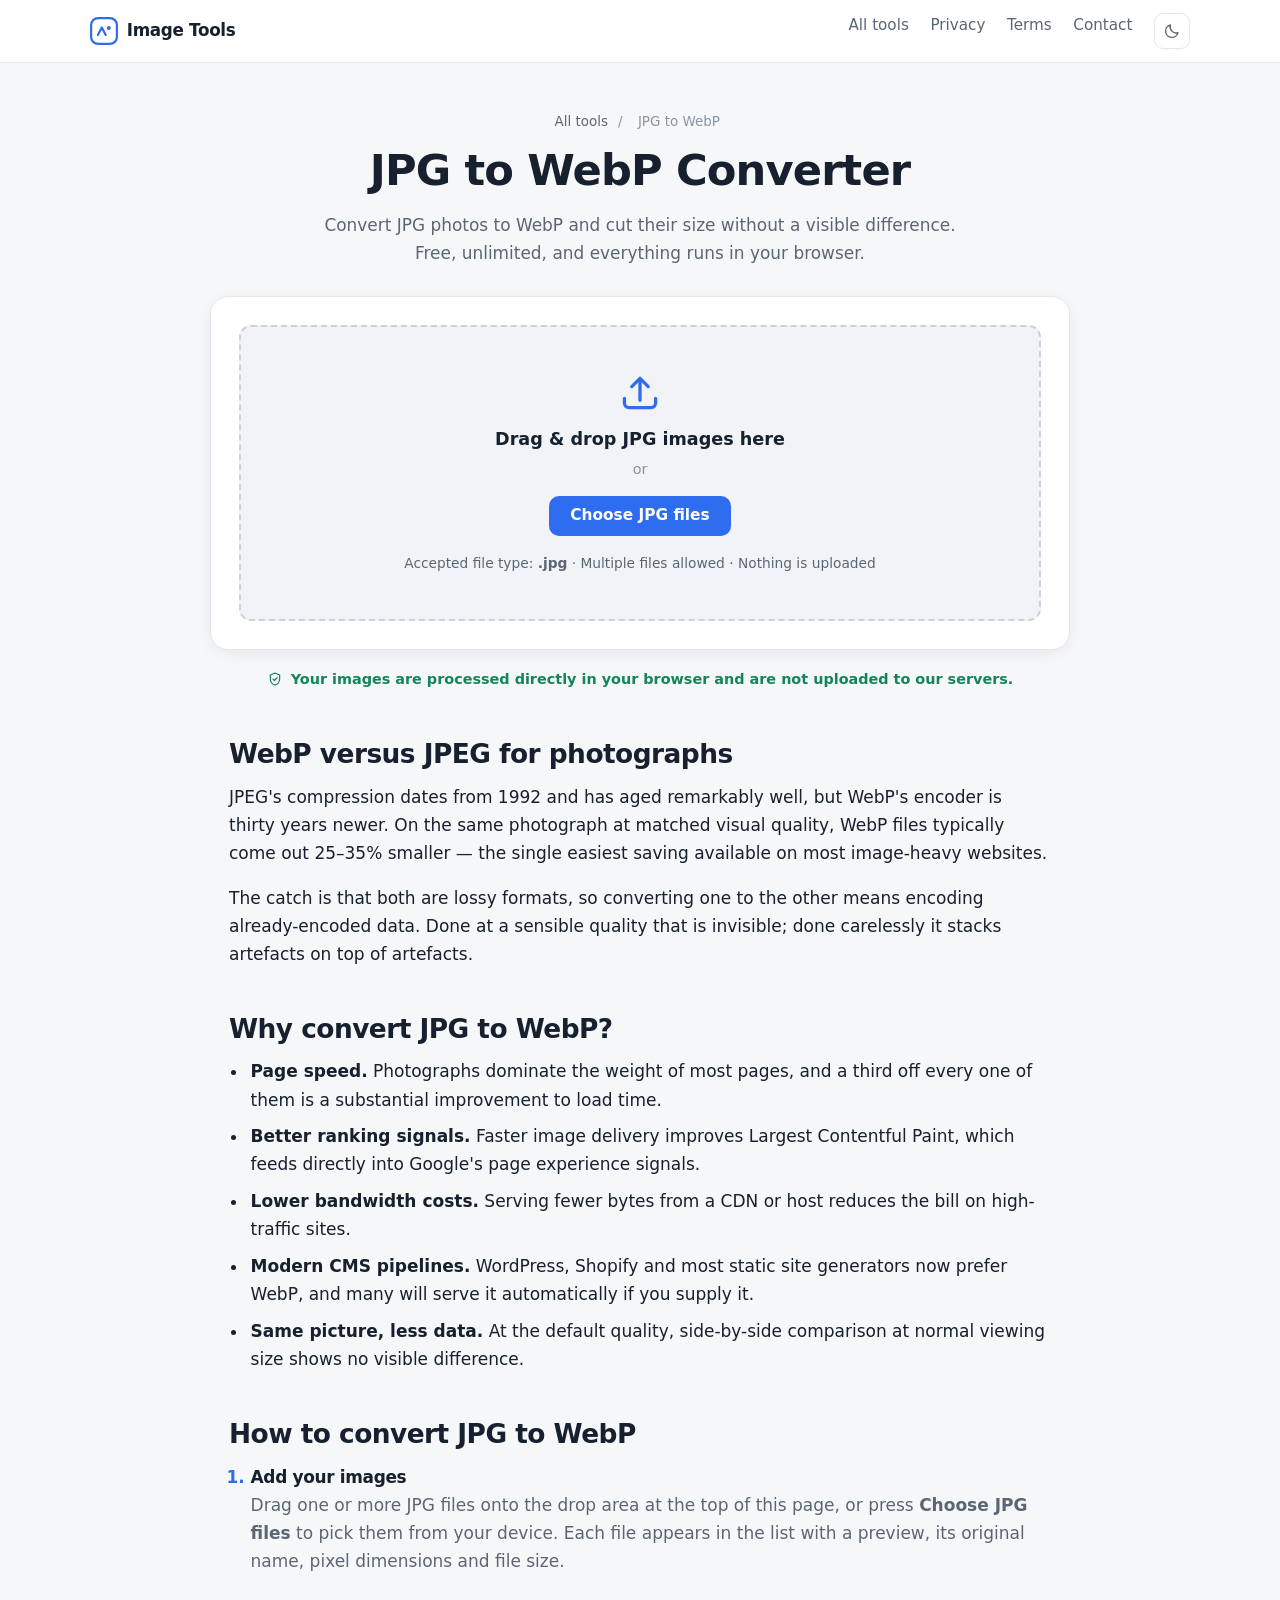
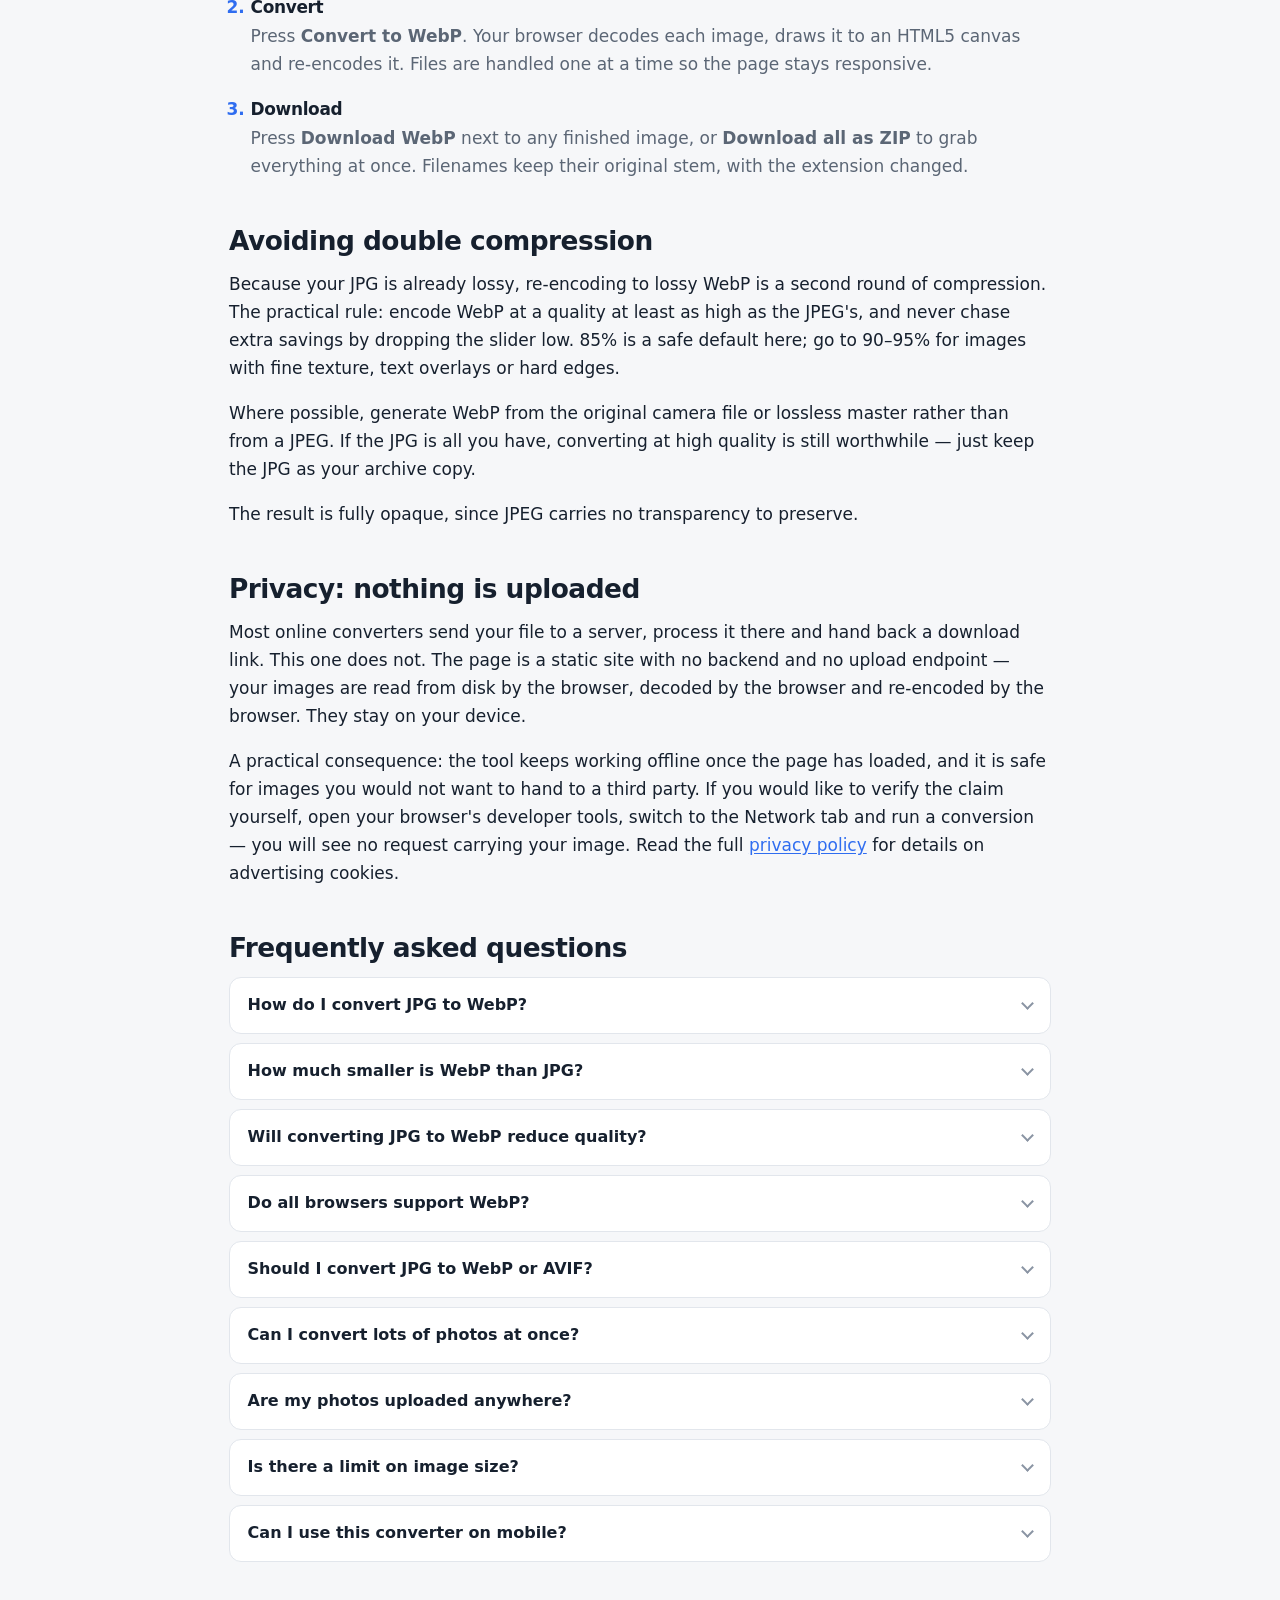
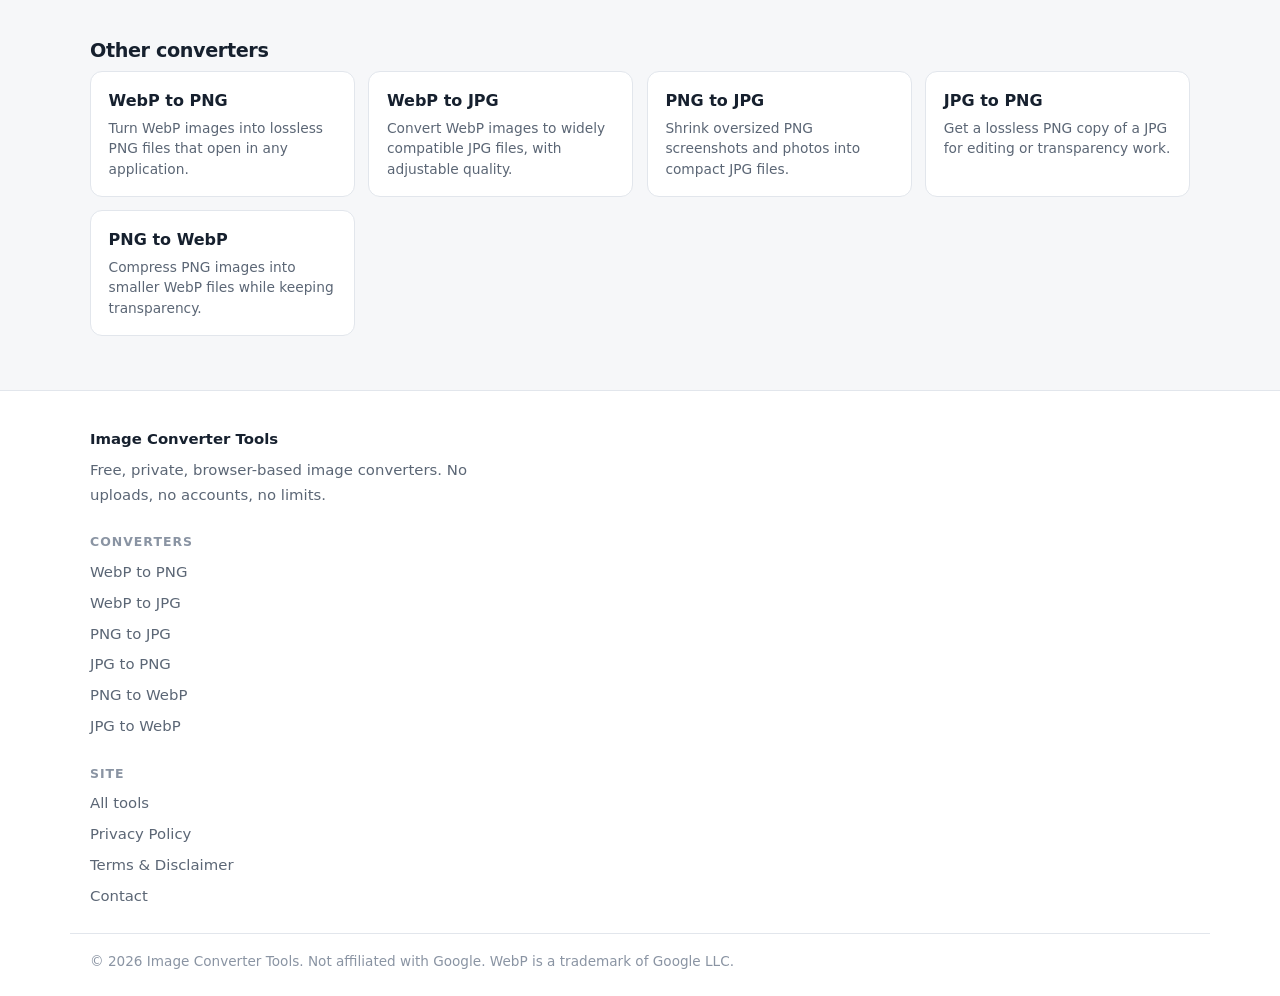
<file: jpg-to-webp/index.html>
<!DOCTYPE html>
<html lang="en">
<head>
<meta charset="utf-8">
<meta name="viewport" content="width=device-width, initial-scale=1">
<meta name="theme-color" content="#0f172a" media="(prefers-color-scheme: dark)">
<meta name="theme-color" content="#ffffff" media="(prefers-color-scheme: light)">
<script>(function(){try{var t=localStorage.getItem("theme");if(t==="light"||t==="dark")document.documentElement.dataset.theme=t}catch(e){}})();</script>

<!-- ==========================================================================
     SEO METADATA - generated by tools/build.py from tools/content.py.
     Edit the content file and re-run the build rather than editing here.
     ========================================================================== -->
<title>JPG to WebP Converter - Free Online Tool (No Upload)</title>
<meta name="description" content="Convert JPG to WebP online for free and cut photo file sizes by around a third. Adjustable quality, batch conversion, and nothing is ever uploaded.">
<link rel="canonical" href="https://convert-img.me/jpg-to-webp/">
<meta name="robots" content="index, follow, max-image-preview:large">

<meta property="og:type" content="website">
<meta property="og:site_name" content="Image Converter Tools">
<meta property="og:title" content="JPG to WebP Converter - Free Online Tool (No Upload)">
<meta property="og:description" content="Convert JPG to WebP online for free and cut photo file sizes by around a third. Adjustable quality, batch conversion, and nothing is ever uploaded.">
<meta property="og:url" content="https://convert-img.me/jpg-to-webp/">
<meta property="og:image" content="https://convert-img.me/assets/img/og-jpg-to-webp.png">
<meta property="og:image:width" content="1200">
<meta property="og:image:height" content="630">
<meta property="og:locale" content="en_US">

<meta name="twitter:card" content="summary_large_image">
<meta name="twitter:title" content="JPG to WebP Converter - Free Online Tool (No Upload)">
<meta name="twitter:description" content="Convert JPG to WebP online for free and cut photo file sizes by around a third. Adjustable quality, batch conversion, and nothing is ever uploaded.">
<meta name="twitter:image" content="https://convert-img.me/assets/img/og-jpg-to-webp.png">

<link rel="icon" href="../assets/img/favicon.svg" type="image/svg+xml">
<link rel="apple-touch-icon" href="../assets/img/icon-192.png">
<link rel="manifest" href="../manifest.webmanifest">
<link rel="stylesheet" href="../assets/css/styles.css">

<!-- ==========================================================================
     GOOGLE ADSENSE LOADER
     After your site is approved, paste the single AdSense script tag here:
     <script async src="https://pagead2.googlesyndication.com/pagead/js/adsbygoogle.js?client=ca-pub-XXXXXXXXXXXXXXXX" crossorigin="anonymous"></script>
     Then fill in the individual .ad-slot containers in the page body.

     GOOGLE SEARCH CONSOLE VERIFICATION
     <meta name="google-site-verification" content="YOUR_TOKEN">

     GOOGLE ANALYTICS (optional)
     Paste your gtag.js snippet here. Omitted by default so the page makes
     zero third-party requests out of the box.
     ========================================================================== -->
<script type="application/ld+json">
{
  "@context": "https://schema.org",
  "@graph": [
    {
      "@type": "WebApplication",
      "name": "JPG to WebP Converter",
      "url": "https://convert-img.me/jpg-to-webp/",
      "applicationCategory": "MultimediaApplication",
      "operatingSystem": "Any modern web browser",
      "browserRequirements": "Requires JavaScript and HTML5 Canvas support",
      "description": "Convert JPG to WebP online for free and cut photo file sizes by around a third. Adjustable quality, batch conversion, and nothing is ever uploaded.",
      "offers": {
        "@type": "Offer",
        "price": "0",
        "priceCurrency": "USD"
      }
    },
    {
      "@type": "HowTo",
      "name": "How to convert JPG to WebP",
      "totalTime": "PT1M",
      "step": [
        {
          "@type": "HowToStep",
          "name": "Add your files",
          "text": "Drag JPG images onto the drop area, or use the Choose JPG files button to pick them from your device."
        },
        {
          "@type": "HowToStep",
          "name": "Convert",
          "text": "Press Convert to WebP. Each image is decoded and re-encoded inside your browser."
        },
        {
          "@type": "HowToStep",
          "name": "Download",
          "text": "Download each WebP individually, or use Download all as ZIP for several images at once."
        }
      ]
    },
    {
      "@type": "BreadcrumbList",
      "itemListElement": [
        {
          "@type": "ListItem",
          "position": 1,
          "name": "All tools",
          "item": "https://convert-img.me/"
        },
        {
          "@type": "ListItem",
          "position": 2,
          "name": "JPG to WebP Converter",
          "item": "https://convert-img.me/jpg-to-webp/"
        }
      ]
    },
    {
      "@type": "FAQPage",
      "mainEntity": [
        {
          "@type": "Question",
          "name": "How do I convert JPG to WebP?",
          "acceptedAnswer": {
            "@type": "Answer",
            "text": "Drop your JPG files onto the area at the top of this page, choose a quality level if you want to, press Convert to WebP, and download the results."
          }
        },
        {
          "@type": "Question",
          "name": "How much smaller is WebP than JPG?",
          "acceptedAnswer": {
            "@type": "Answer",
            "text": "Typically 25–35% smaller at equivalent visual quality, though the exact figure depends on the image. Photographs with smooth gradients benefit most."
          }
        },
        {
          "@type": "Question",
          "name": "Will converting JPG to WebP reduce quality?",
          "acceptedAnswer": {
            "@type": "Answer",
            "text": "Slightly, because it is a second lossy encode. At 85% and above the difference is not visible at normal viewing size. Keep the quality high and keep your JPG originals."
          }
        },
        {
          "@type": "Question",
          "name": "Do all browsers support WebP?",
          "acceptedAnswer": {
            "@type": "Answer",
            "text": "Yes. Chrome, Firefox, Safari 14 and later, Edge and all current mobile browsers display WebP natively."
          }
        },
        {
          "@type": "Question",
          "name": "Should I convert JPG to WebP or AVIF?",
          "acceptedAnswer": {
            "@type": "Answer",
            "text": "AVIF compresses better still, but encodes slowly and has patchier tooling support. WebP is the pragmatic choice for most sites today, and this tool produces it instantly in your browser."
          }
        },
        {
          "@type": "Question",
          "name": "Can I convert lots of photos at once?",
          "acceptedAnswer": {
            "@type": "Answer",
            "text": "Yes. Add as many JPG files as you like, convert them in one pass, and download them together as a ZIP archive."
          }
        },
        {
          "@type": "Question",
          "name": "Are my photos uploaded anywhere?",
          "acceptedAnswer": {
            "@type": "Answer",
            "text": "No. Encoding happens on your own device through your browser's canvas. The site is static, with no backend and no upload endpoint."
          }
        },
        {
          "@type": "Question",
          "name": "Is there a limit on image size?",
          "acceptedAnswer": {
            "@type": "Answer",
            "text": "There is no fixed file-size limit, but conversion is bounded by your device's memory and your browser's maximum canvas size. Images wider or taller than 16,384 pixels may fail — mobile Safari is the strictest here. The tool tells you when an image exceeds what your browser can handle."
          }
        },
        {
          "@type": "Question",
          "name": "Can I use this converter on mobile?",
          "acceptedAnswer": {
            "@type": "Answer",
            "text": "Yes. The page is responsive and works in mobile Chrome, Safari, Firefox and Edge. Very large images may fail on phones because of tighter memory limits."
          }
        }
      ]
    }
  ]
}
</script>
</head>
<body>
<a class="skip-link" href="#main">Skip to the converter</a>

<header class="site-header">
  <div class="wrap header-inner">
    <a class="brand" href="../" aria-label="Image Converter Tools, home">
      <svg class="brand-mark" width="28" height="28" viewBox="0 0 32 32" aria-hidden="true" focusable="false"><rect x="1.25" y="1.25" width="29.5" height="29.5" rx="8" fill="none" stroke="currentColor" stroke-width="2.5"/><path d="M9 20.5 13.5 12l4.5 8.5" fill="none" stroke="currentColor" stroke-width="2.5" stroke-linecap="round" stroke-linejoin="round"/><circle cx="21.5" cy="12.5" r="2.25" fill="currentColor"/></svg>
      <span class="brand-text">Image&nbsp;Tools</span>
    </a>
    <nav class="site-nav" aria-label="Primary">
      <a href="../">All tools</a>
      <a href="../privacy.html">Privacy</a>
      <a href="../terms.html">Terms</a>
      <a href="../contact.html">Contact</a>
      <button type="button" class="theme-toggle" id="theme-toggle" aria-label="Switch colour theme"><svg class="icon-sun" width="18" height="18" viewBox="0 0 24 24" aria-hidden="true" focusable="false"><circle cx="12" cy="12" r="4.2" fill="none" stroke="currentColor" stroke-width="1.8"/><path d="M12 2.5v2.2M12 19.3v2.2M2.5 12h2.2M19.3 12h2.2M5.2 5.2l1.6 1.6M17.2 17.2l1.6 1.6M18.8 5.2l-1.6 1.6M6.8 17.2l-1.6 1.6" stroke="currentColor" stroke-width="1.8" stroke-linecap="round"/></svg><svg class="icon-moon" width="18" height="18" viewBox="0 0 24 24" aria-hidden="true" focusable="false"><path d="M20 14.2A8.2 8.2 0 0 1 9.8 4a8.4 8.4 0 1 0 10.2 10.2z" fill="none" stroke="currentColor" stroke-width="1.8" stroke-linejoin="round"/></svg></button>
    </nav>
  </div>
</header>

<main id="main">

  <!-- ===================== CONVERTER (the product) ===================== -->
  <section class="hero" id="converter" aria-labelledby="page-title">
    <div class="wrap">
      <nav class="crumbs" aria-label="Breadcrumb">
        <a href="../">All tools</a> <span aria-hidden="true">/</span> <span aria-current="page">JPG to WebP</span>
      </nav>
      <h1 id="page-title">JPG to WebP Converter</h1>
      <p class="lede">Convert JPG photos to WebP and cut their size without a visible difference. Free, unlimited, and everything runs in your browser.</p>

      <div class="tool-card">
        <!-- Drop zone. The visible button is a real <label> for the file input,
             so keyboard and screen-reader users get the same entry point. -->
        <div class="dropzone" id="dropzone">
          <svg class="dropzone-icon" width="44" height="44" viewBox="0 0 24 24" aria-hidden="true" focusable="false">
            <path d="M12 16V4m0 0L7.5 8.5M12 4l4.5 4.5" fill="none" stroke="currentColor" stroke-width="1.8" stroke-linecap="round" stroke-linejoin="round"/>
            <path d="M3.5 15v2.5A2.5 2.5 0 0 0 6 20h12a2.5 2.5 0 0 0 2.5-2.5V15" fill="none" stroke="currentColor" stroke-width="1.8" stroke-linecap="round"/>
          </svg>
          <p class="dropzone-title">Drag &amp; drop JPG images here</p>
          <p class="dropzone-sub">or</p>

          <input type="file" id="file-input" class="visually-hidden" multiple aria-describedby="file-help">
          <label class="btn btn-primary" for="file-input">Choose JPG files</label>

          <p class="dropzone-hint" id="file-help">
            Accepted file type: <strong>.jpg</strong> &middot; Multiple files allowed &middot; Nothing is uploaded
          </p>
        </div>

        <div class="options" id="options" hidden>
          <div class="option">
            <label for="quality">Quality</label>
            <input type="range" id="quality" name="quality" min="40" max="100" step="1" value="90">
            <output id="quality-value" for="quality">90%</output>
          </div>
        </div>

        <!-- Live region: every status change is announced once, politely. -->
        <p class="status" id="status" role="status" aria-live="polite"></p>

        <div class="progress" id="progress" hidden>
          <div class="progress-bar" id="progress-bar" role="progressbar"
               aria-label="Conversion progress" aria-valuemin="0" aria-valuemax="100" aria-valuenow="0"></div>
        </div>

        <ul class="file-list" id="file-list" aria-label="Selected images"></ul>

        <div class="toolbar" id="toolbar" hidden>
          <button type="button" class="btn btn-primary" id="convert-btn">Convert to WebP</button>
          <button type="button" class="btn btn-secondary" id="download-all-btn" hidden>Download all as ZIP</button>
          <button type="button" class="btn btn-ghost" id="clear-btn">Clear all</button>
        </div>
      </div>

      <p class="privacy-note">
        <svg width="16" height="16" viewBox="0 0 24 24" aria-hidden="true" focusable="false">
          <path d="M12 3l7 3v5.5c0 4.3-2.9 8.2-7 9.5-4.1-1.3-7-5.2-7-9.5V6l7-3z" fill="none" stroke="currentColor" stroke-width="1.8" stroke-linejoin="round"/>
          <path d="M9 12.2l2.1 2.1L15.2 10" fill="none" stroke="currentColor" stroke-width="1.8" stroke-linecap="round" stroke-linejoin="round"/>
        </svg>
        Your images are processed directly in your browser and are not uploaded to our servers.
      </p>

      <noscript>
        <p class="alert">This converter needs JavaScript, because the conversion runs on your own device rather than on a server. Please enable JavaScript to use the tool.</p>
      </noscript>
    </div>
  </section>

  <!-- AD SLOT 1 (leaderboard)
       To activate: fill in the two IDs below, then remove this opening comment
       marker and the closing one after the </aside>. Keep the <aside> wrapper —
       it reserves the slot's height so a late-loading ad cannot shift the page.

  <aside class="ad-slot ad-slot--leaderboard wrap" aria-label="Advertisement">
    <ins class="adsbygoogle" style="display:block"
         data-ad-client="ca-pub-XXXXXXXXXXXXXXXX" data-ad-slot="XXXXXXXXXX"
         data-ad-format="auto" data-full-width-responsive="true"></ins>
    <script>(adsbygoogle = window.adsbygoogle || []).push({});</script>
  </aside>

  -->

  <div class="wrap content-grid">
    <div class="content-main">

      <section class="section" id="about" aria-labelledby="about-h">
        <h2 id="about-h">WebP versus JPEG for photographs</h2>
        <p>JPEG's compression dates from 1992 and has aged remarkably well, but WebP's encoder is thirty years newer. On the same photograph at matched visual quality, WebP files typically come out 25–35% smaller — the single easiest saving available on most image-heavy websites.</p>
        <p>The catch is that both are lossy formats, so converting one to the other means encoding already-encoded data. Done at a sensible quality that is invisible; done carelessly it stacks artefacts on top of artefacts.</p>
      </section>

      <section class="section" id="why" aria-labelledby="why-h">
        <h2 id="why-h">Why convert JPG to WebP?</h2>
        <ul class="reason-list">
          <li><strong>Page speed.</strong> Photographs dominate the weight of most pages, and a third off every one of them is a substantial improvement to load time.</li>
          <li><strong>Better ranking signals.</strong> Faster image delivery improves Largest Contentful Paint, which feeds directly into Google&#x27;s page experience signals.</li>
          <li><strong>Lower bandwidth costs.</strong> Serving fewer bytes from a CDN or host reduces the bill on high-traffic sites.</li>
          <li><strong>Modern CMS pipelines.</strong> WordPress, Shopify and most static site generators now prefer WebP, and many will serve it automatically if you supply it.</li>
          <li><strong>Same picture, less data.</strong> At the default quality, side-by-side comparison at normal viewing size shows no visible difference.</li>
        </ul>
      </section>

      <section class="section" id="how-to" aria-labelledby="how-to-h">
        <h2 id="how-to-h">How to convert JPG to WebP</h2>
        <ol class="steps">
          <li>
            <h3>Add your images</h3>
            <p>Drag one or more JPG files onto the drop area at the top of this page, or press <strong>Choose JPG files</strong> to pick them from your device. Each file appears in the list with a preview, its original name, pixel dimensions and file size.</p>
          </li>
          <li>
            <h3>Convert</h3>
            <p>Press <strong>Convert to WebP</strong>. Your browser decodes each image, draws it to an HTML5 canvas and re-encodes it. Files are handled one at a time so the page stays responsive.</p>
          </li>
          <li>
            <h3>Download</h3>
            <p>Press <strong>Download WebP</strong> next to any finished image, or <strong>Download all as ZIP</strong> to grab everything at once. Filenames keep their original stem, with the extension changed.</p>
          </li>
        </ol>
      </section>

  <!-- AD SLOT 2 (incontent)
       To activate: fill in the two IDs below, then remove this opening comment
       marker and the closing one after the </aside>. Keep the <aside> wrapper —
       it reserves the slot's height so a late-loading ad cannot shift the page.

  <aside class="ad-slot ad-slot--incontent" aria-label="Advertisement">
    <ins class="adsbygoogle" style="display:block"
         data-ad-client="ca-pub-XXXXXXXXXXXXXXXX" data-ad-slot="XXXXXXXXXX"
         data-ad-format="auto" data-full-width-responsive="true"></ins>
    <script>(adsbygoogle = window.adsbygoogle || []).push({});</script>
  </aside>

  -->

      <!-- id is "image-quality", not "quality": the quality slider owns that id. -->
      <section class="section" id="image-quality" aria-labelledby="image-quality-h">
        <h2 id="image-quality-h">Avoiding double compression</h2>
        <p>Because your JPG is already lossy, re-encoding to lossy WebP is a second round of compression. The practical rule: encode WebP at a quality at least as high as the JPEG's, and never chase extra savings by dropping the slider low. 85% is a safe default here; go to 90–95% for images with fine texture, text overlays or hard edges.</p>
        <p>Where possible, generate WebP from the original camera file or lossless master rather than from a JPEG. If the JPG is all you have, converting at high quality is still worthwhile — just keep the JPG as your archive copy.</p>
        <p>The result is fully opaque, since JPEG carries no transparency to preserve.</p>
      </section>

      <section class="section" id="privacy-section" aria-labelledby="privacy-h">
        <h2 id="privacy-h">Privacy: nothing is uploaded</h2>
        <p>
          Most online converters send your file to a server, process it there and hand back a download
          link. This one does not. The page is a static site with no backend and no upload endpoint —
          your images are read from disk by the browser, decoded by the browser and re-encoded by the
          browser. They stay on your device.
        </p>
        <p>
          A practical consequence: the tool keeps working offline once the page has loaded, and it is
          safe for images you would not want to hand to a third party. If you would like to verify the
          claim yourself, open your browser's developer tools, switch to the Network tab and run a
          conversion — you will see no request carrying your image. Read the full
          <a href="../privacy.html">privacy policy</a> for details on advertising cookies.
        </p>
      </section>

      <section class="section" id="faq" aria-labelledby="faq-h">
        <h2 id="faq-h">Frequently asked questions</h2>
        <div class="faq">
          <details>
            <summary>How do I convert JPG to WebP?</summary>
            <p>Drop your JPG files onto the area at the top of this page, choose a quality level if you want to, press Convert to WebP, and download the results.</p>
          </details>
          <details>
            <summary>How much smaller is WebP than JPG?</summary>
            <p>Typically 25–35% smaller at equivalent visual quality, though the exact figure depends on the image. Photographs with smooth gradients benefit most.</p>
          </details>
          <details>
            <summary>Will converting JPG to WebP reduce quality?</summary>
            <p>Slightly, because it is a second lossy encode. At 85% and above the difference is not visible at normal viewing size. Keep the quality high and keep your JPG originals.</p>
          </details>
          <details>
            <summary>Do all browsers support WebP?</summary>
            <p>Yes. Chrome, Firefox, Safari 14 and later, Edge and all current mobile browsers display WebP natively.</p>
          </details>
          <details>
            <summary>Should I convert JPG to WebP or AVIF?</summary>
            <p>AVIF compresses better still, but encodes slowly and has patchier tooling support. WebP is the pragmatic choice for most sites today, and this tool produces it instantly in your browser.</p>
          </details>
          <details>
            <summary>Can I convert lots of photos at once?</summary>
            <p>Yes. Add as many JPG files as you like, convert them in one pass, and download them together as a ZIP archive.</p>
          </details>
          <details>
            <summary>Are my photos uploaded anywhere?</summary>
            <p>No. Encoding happens on your own device through your browser&#x27;s canvas. The site is static, with no backend and no upload endpoint.</p>
          </details>
          <details>
            <summary>Is there a limit on image size?</summary>
            <p>There is no fixed file-size limit, but conversion is bounded by your device&#x27;s memory and your browser&#x27;s maximum canvas size. Images wider or taller than 16,384 pixels may fail — mobile Safari is the strictest here. The tool tells you when an image exceeds what your browser can handle.</p>
          </details>
          <details>
            <summary>Can I use this converter on mobile?</summary>
            <p>Yes. The page is responsive and works in mobile Chrome, Safari, Firefox and Edge. Very large images may fail on phones because of tighter memory limits.</p>
          </details>
        </div>
      </section>

    </div>

  <!-- AD SLOT 3 (rail)
       To activate: fill in the two IDs below, then remove this opening comment
       marker and the closing one after the </aside>. Keep the <aside> wrapper —
       it reserves the slot's height so a late-loading ad cannot shift the page.

  <aside class="ad-slot ad-slot--rail" aria-label="Advertisement">
    <ins class="adsbygoogle" style="display:block"
         data-ad-client="ca-pub-XXXXXXXXXXXXXXXX" data-ad-slot="XXXXXXXXXX"
         data-ad-format="auto" data-full-width-responsive="true"></ins>
    <script>(adsbygoogle = window.adsbygoogle || []).push({});</script>
  </aside>

  -->
  </div>

  <section class="wrap related" aria-labelledby="related-h">
    <h2 id="related-h">Other converters</h2>
      <ul class="tool-grid">
        <li><a href="../webp-to-png/">
          <span class="tool-name">WebP to PNG</span>
          <span class="tool-desc">Turn WebP images into lossless PNG files that open in any application.</span>
        </a></li>
        <li><a href="../webp-to-jpg/">
          <span class="tool-name">WebP to JPG</span>
          <span class="tool-desc">Convert WebP images to widely compatible JPG files, with adjustable quality.</span>
        </a></li>
        <li><a href="../png-to-jpg/">
          <span class="tool-name">PNG to JPG</span>
          <span class="tool-desc">Shrink oversized PNG screenshots and photos into compact JPG files.</span>
        </a></li>
        <li><a href="../jpg-to-png/">
          <span class="tool-name">JPG to PNG</span>
          <span class="tool-desc">Get a lossless PNG copy of a JPG for editing or transparency work.</span>
        </a></li>
        <li><a href="../png-to-webp/">
          <span class="tool-name">PNG to WebP</span>
          <span class="tool-desc">Compress PNG images into smaller WebP files while keeping transparency.</span>
        </a></li>
      </ul>
  </section>

  <!-- AD SLOT 4 (leaderboard)
       To activate: fill in the two IDs below, then remove this opening comment
       marker and the closing one after the </aside>. Keep the <aside> wrapper —
       it reserves the slot's height so a late-loading ad cannot shift the page.

  <aside class="ad-slot ad-slot--leaderboard wrap" aria-label="Advertisement">
    <ins class="adsbygoogle" style="display:block"
         data-ad-client="ca-pub-XXXXXXXXXXXXXXXX" data-ad-slot="XXXXXXXXXX"
         data-ad-format="auto" data-full-width-responsive="true"></ins>
    <script>(adsbygoogle = window.adsbygoogle || []).push({});</script>
  </aside>

  -->

</main>

<footer class="site-footer">
  <div class="wrap footer-inner">
    <div class="footer-brand">
      <strong>Image Converter Tools</strong>
      <p>Free, private, browser-based image converters. No uploads, no accounts, no limits.</p>
    </div>
    <nav class="footer-nav" aria-label="Converters">
      <h2 class="footer-heading">Converters</h2>
      <ul>
        <li><a href="../webp-to-png/">WebP to PNG</a></li>
        <li><a href="../webp-to-jpg/">WebP to JPG</a></li>
        <li><a href="../png-to-jpg/">PNG to JPG</a></li>
        <li><a href="../jpg-to-png/">JPG to PNG</a></li>
        <li><a href="../png-to-webp/">PNG to WebP</a></li>
        <li><a href="../jpg-to-webp/">JPG to WebP</a></li>
      </ul>
    </nav>
    <nav class="footer-nav" aria-label="Legal">
      <h2 class="footer-heading">Site</h2>
      <ul>
        <li><a href="../">All tools</a></li>
        <li><a href="../privacy.html">Privacy Policy</a></li>
        <li><a href="../terms.html">Terms &amp; Disclaimer</a></li>
        <li><a href="../contact.html">Contact</a></li>
      </ul>
    </nav>
  </div>
  <div class="wrap footer-bottom">
    <p>&copy; <span id="year">2026</span> Image Converter Tools. Not affiliated with Google. WebP is a trademark of Google LLC.</p>
  </div>
</footer>

<script src="../assets/js/theme.js" defer></script>
<script type="application/json" id="tool-config">{"source": "jpeg", "target": "webp"}</script>
<script type="module" src="../assets/js/app.js"></script>
</body>
</html>
</file>
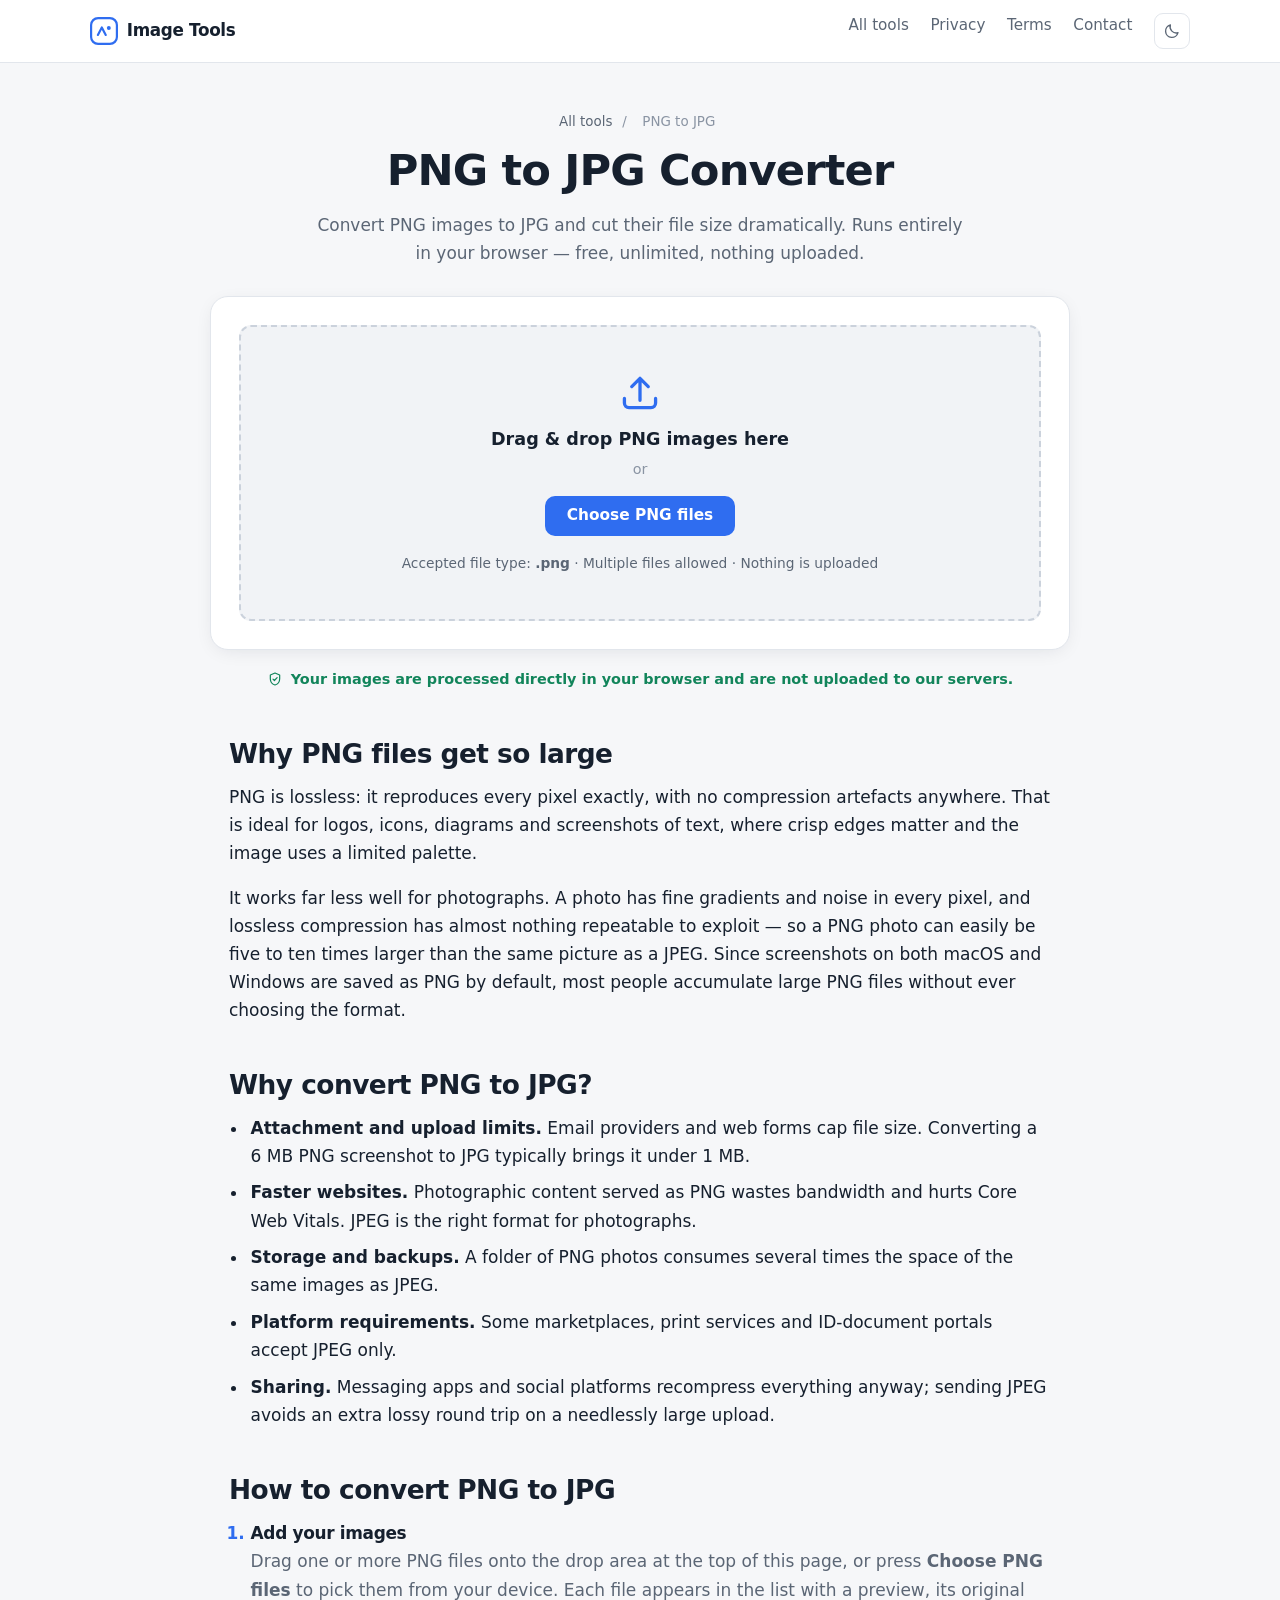
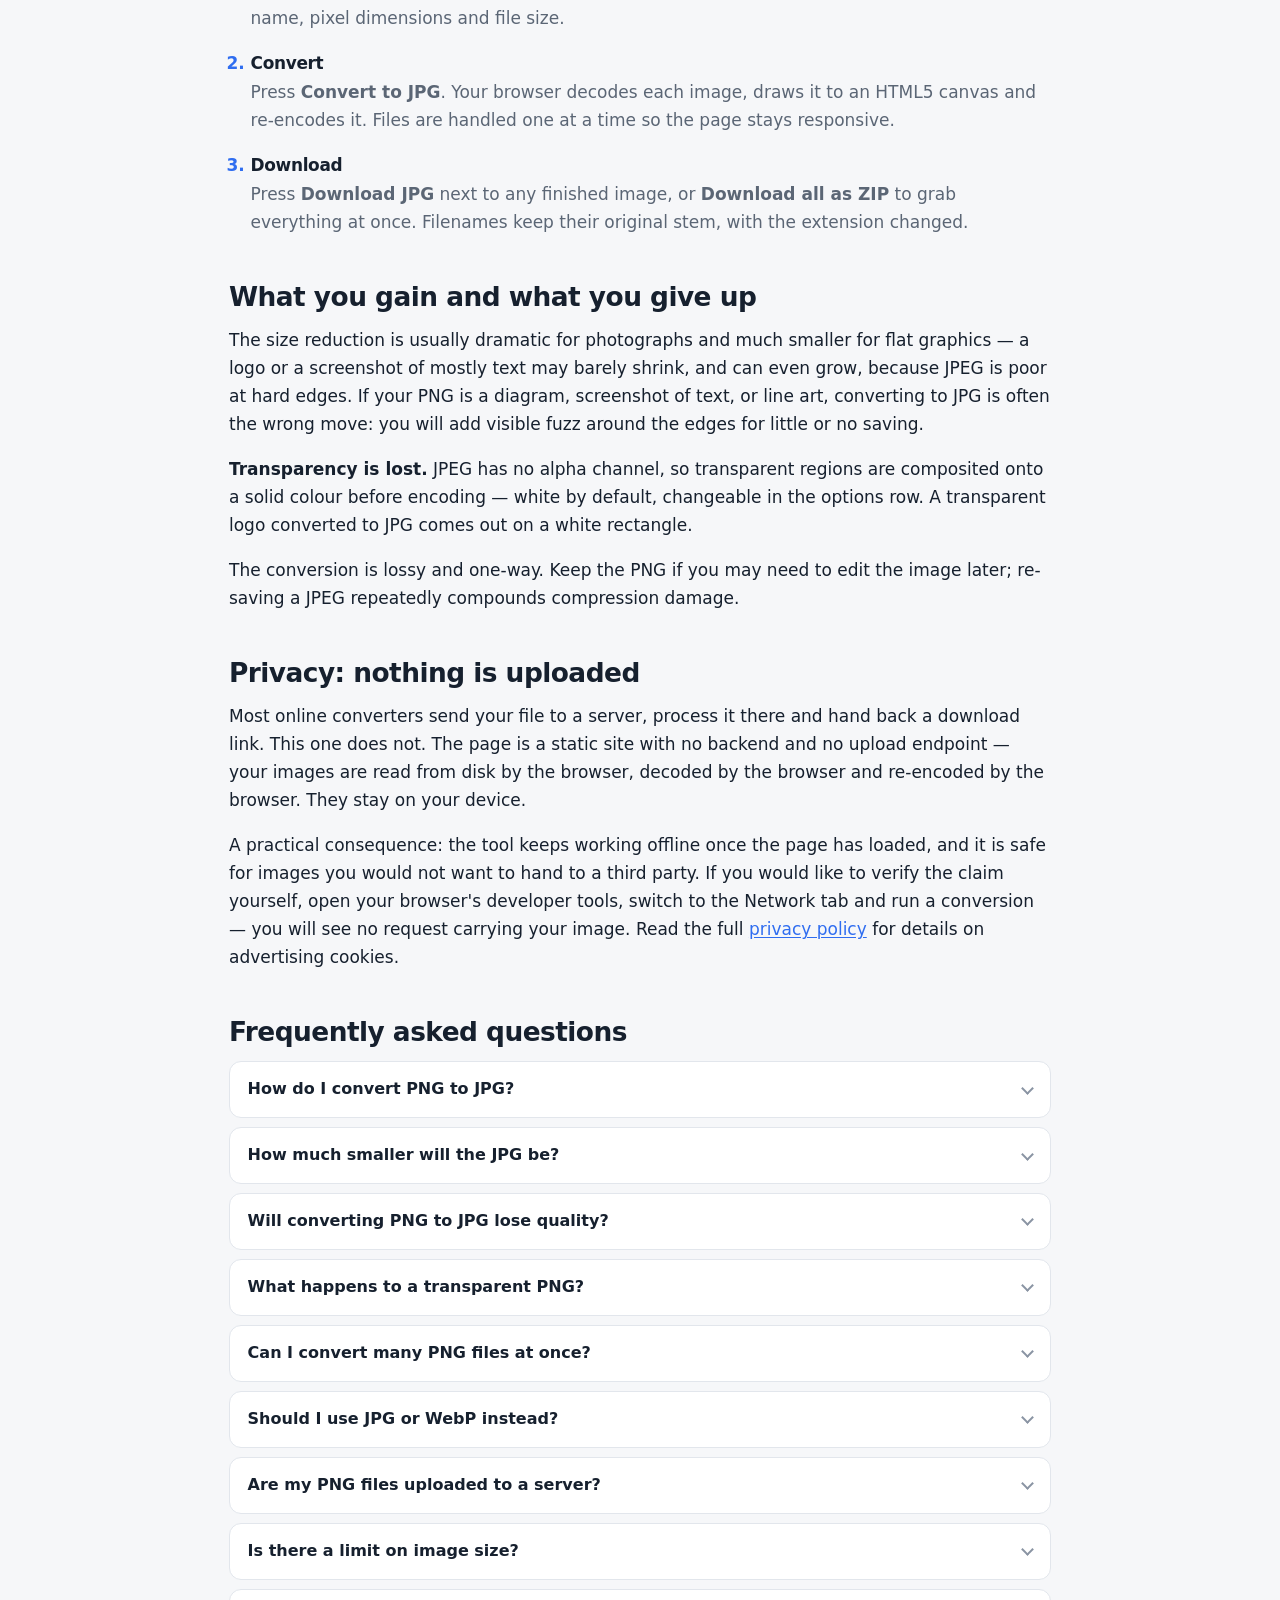
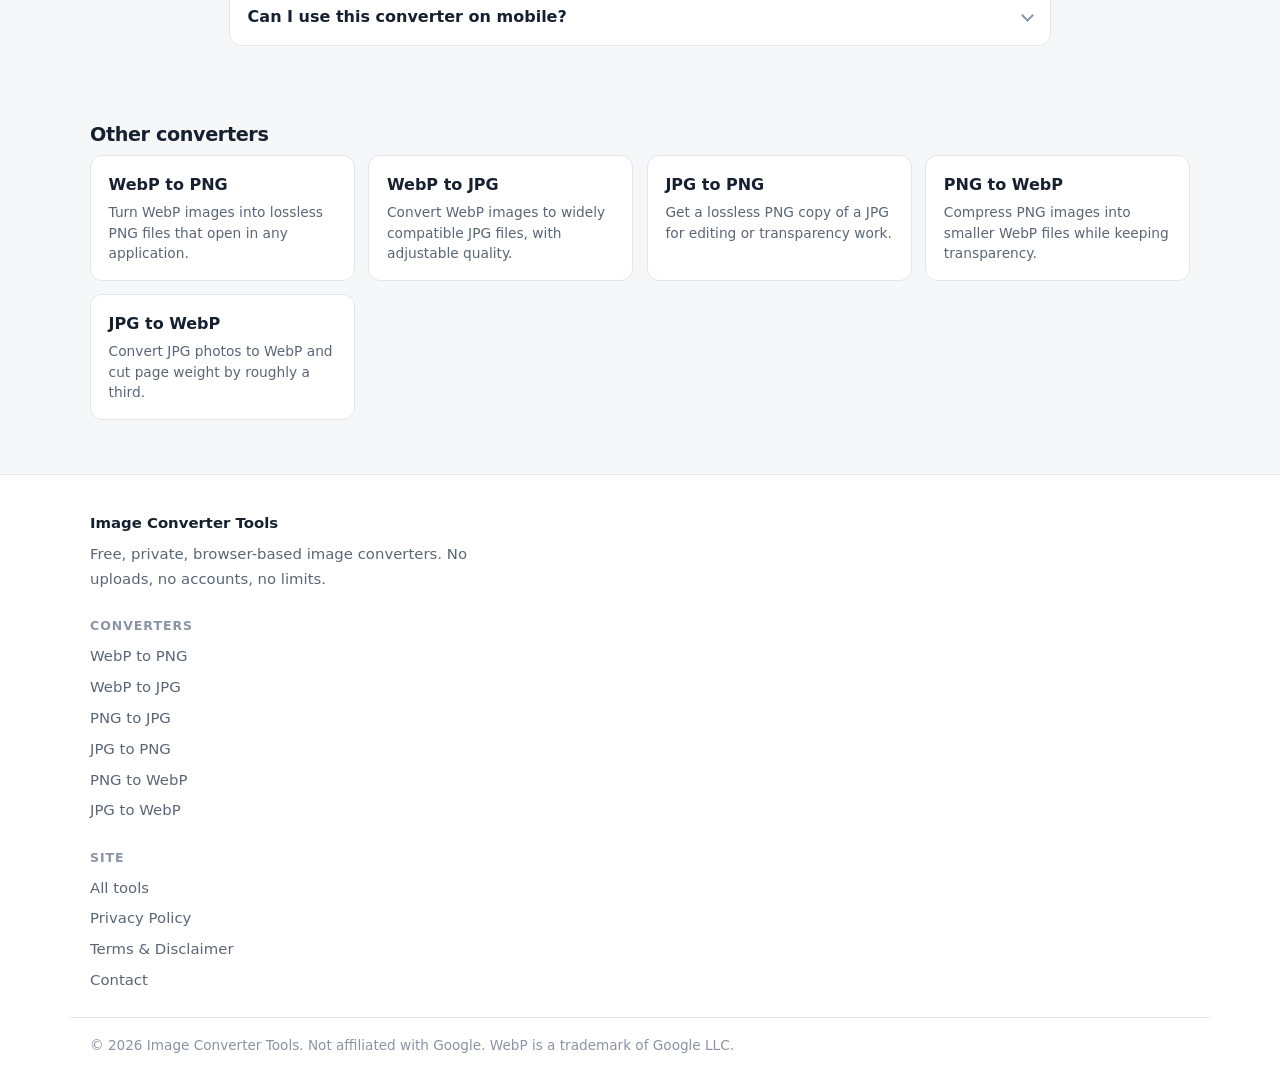
<file: png-to-jpg/index.html>
<!DOCTYPE html>
<html lang="en">
<head>
<meta charset="utf-8">
<meta name="viewport" content="width=device-width, initial-scale=1">
<meta name="theme-color" content="#0f172a" media="(prefers-color-scheme: dark)">
<meta name="theme-color" content="#ffffff" media="(prefers-color-scheme: light)">
<script>(function(){try{var t=localStorage.getItem("theme");if(t==="light"||t==="dark")document.documentElement.dataset.theme=t}catch(e){}})();</script>

<!-- ==========================================================================
     SEO METADATA - generated by tools/build.py from tools/content.py.
     Edit the content file and re-run the build rather than editing here.
     ========================================================================== -->
<title>PNG to JPG Converter - Free Online Tool (No Upload)</title>
<meta name="description" content="Convert PNG to JPG online for free and shrink oversized screenshots and photos. Adjustable quality, batch conversion, and images never leave your browser.">
<link rel="canonical" href="https://convert-img.me/png-to-jpg/">
<meta name="robots" content="index, follow, max-image-preview:large">

<meta property="og:type" content="website">
<meta property="og:site_name" content="Image Converter Tools">
<meta property="og:title" content="PNG to JPG Converter - Free Online Tool (No Upload)">
<meta property="og:description" content="Convert PNG to JPG online for free and shrink oversized screenshots and photos. Adjustable quality, batch conversion, and images never leave your browser.">
<meta property="og:url" content="https://convert-img.me/png-to-jpg/">
<meta property="og:image" content="https://convert-img.me/assets/img/og-png-to-jpg.png">
<meta property="og:image:width" content="1200">
<meta property="og:image:height" content="630">
<meta property="og:locale" content="en_US">

<meta name="twitter:card" content="summary_large_image">
<meta name="twitter:title" content="PNG to JPG Converter - Free Online Tool (No Upload)">
<meta name="twitter:description" content="Convert PNG to JPG online for free and shrink oversized screenshots and photos. Adjustable quality, batch conversion, and images never leave your browser.">
<meta name="twitter:image" content="https://convert-img.me/assets/img/og-png-to-jpg.png">

<link rel="icon" href="../assets/img/favicon.svg" type="image/svg+xml">
<link rel="apple-touch-icon" href="../assets/img/icon-192.png">
<link rel="manifest" href="../manifest.webmanifest">
<link rel="stylesheet" href="../assets/css/styles.css">

<!-- ==========================================================================
     GOOGLE ADSENSE LOADER
     After your site is approved, paste the single AdSense script tag here:
     <script async src="https://pagead2.googlesyndication.com/pagead/js/adsbygoogle.js?client=ca-pub-XXXXXXXXXXXXXXXX" crossorigin="anonymous"></script>
     Then fill in the individual .ad-slot containers in the page body.

     GOOGLE SEARCH CONSOLE VERIFICATION
     <meta name="google-site-verification" content="YOUR_TOKEN">

     GOOGLE ANALYTICS (optional)
     Paste your gtag.js snippet here. Omitted by default so the page makes
     zero third-party requests out of the box.
     ========================================================================== -->
<script type="application/ld+json">
{
  "@context": "https://schema.org",
  "@graph": [
    {
      "@type": "WebApplication",
      "name": "PNG to JPG Converter",
      "url": "https://convert-img.me/png-to-jpg/",
      "applicationCategory": "MultimediaApplication",
      "operatingSystem": "Any modern web browser",
      "browserRequirements": "Requires JavaScript and HTML5 Canvas support",
      "description": "Convert PNG to JPG online for free and shrink oversized screenshots and photos. Adjustable quality, batch conversion, and images never leave your browser.",
      "offers": {
        "@type": "Offer",
        "price": "0",
        "priceCurrency": "USD"
      }
    },
    {
      "@type": "HowTo",
      "name": "How to convert PNG to JPG",
      "totalTime": "PT1M",
      "step": [
        {
          "@type": "HowToStep",
          "name": "Add your files",
          "text": "Drag PNG images onto the drop area, or use the Choose PNG files button to pick them from your device."
        },
        {
          "@type": "HowToStep",
          "name": "Convert",
          "text": "Press Convert to JPG. Each image is decoded and re-encoded inside your browser."
        },
        {
          "@type": "HowToStep",
          "name": "Download",
          "text": "Download each JPG individually, or use Download all as ZIP for several images at once."
        }
      ]
    },
    {
      "@type": "BreadcrumbList",
      "itemListElement": [
        {
          "@type": "ListItem",
          "position": 1,
          "name": "All tools",
          "item": "https://convert-img.me/"
        },
        {
          "@type": "ListItem",
          "position": 2,
          "name": "PNG to JPG Converter",
          "item": "https://convert-img.me/png-to-jpg/"
        }
      ]
    },
    {
      "@type": "FAQPage",
      "mainEntity": [
        {
          "@type": "Question",
          "name": "How do I convert PNG to JPG?",
          "acceptedAnswer": {
            "@type": "Answer",
            "text": "Add your PNG files to the drop area, choose a quality level if you want to, press Convert to JPG, then download each result or grab them all as a ZIP."
          }
        },
        {
          "@type": "Question",
          "name": "How much smaller will the JPG be?",
          "acceptedAnswer": {
            "@type": "Answer",
            "text": "For photographs, typically 70–90% smaller. For screenshots of text, logos and diagrams the saving is much smaller and occasionally negative, because JPEG handles sharp edges poorly."
          }
        },
        {
          "@type": "Question",
          "name": "Will converting PNG to JPG lose quality?",
          "acceptedAnswer": {
            "@type": "Answer",
            "text": "Yes, some. JPEG is lossy, so fine detail is approximated. At the default 92% the loss is invisible in normal viewing, but it is real and permanent — keep your original PNG."
          }
        },
        {
          "@type": "Question",
          "name": "What happens to a transparent PNG?",
          "acceptedAnswer": {
            "@type": "Answer",
            "text": "The transparent areas are filled with the background colour from the options row, white by default. JPEG cannot store transparency, so there is no way to preserve it in this format."
          }
        },
        {
          "@type": "Question",
          "name": "Can I convert many PNG files at once?",
          "acceptedAnswer": {
            "@type": "Answer",
            "text": "Yes. Batch conversion is supported, files are processed one at a time so the page stays responsive, and Download all as ZIP gives you a single archive."
          }
        },
        {
          "@type": "Question",
          "name": "Should I use JPG or WebP instead?",
          "acceptedAnswer": {
            "@type": "Answer",
            "text": "If the destination is a modern website, WebP is smaller than JPEG at the same quality and supports transparency. Choose JPG when maximum compatibility matters more."
          }
        },
        {
          "@type": "Question",
          "name": "Are my PNG files uploaded to a server?",
          "acceptedAnswer": {
            "@type": "Answer",
            "text": "No. Everything happens inside your browser using the built-in image decoder and canvas. The site has no backend and no upload endpoint."
          }
        },
        {
          "@type": "Question",
          "name": "Is there a limit on image size?",
          "acceptedAnswer": {
            "@type": "Answer",
            "text": "There is no fixed file-size limit, but conversion is bounded by your device's memory and your browser's maximum canvas size. Images wider or taller than 16,384 pixels may fail — mobile Safari is the strictest here. The tool tells you when an image exceeds what your browser can handle."
          }
        },
        {
          "@type": "Question",
          "name": "Can I use this converter on mobile?",
          "acceptedAnswer": {
            "@type": "Answer",
            "text": "Yes. The page is responsive and works in mobile Chrome, Safari, Firefox and Edge. Very large images may fail on phones because of tighter memory limits."
          }
        }
      ]
    }
  ]
}
</script>
</head>
<body>
<a class="skip-link" href="#main">Skip to the converter</a>

<header class="site-header">
  <div class="wrap header-inner">
    <a class="brand" href="../" aria-label="Image Converter Tools, home">
      <svg class="brand-mark" width="28" height="28" viewBox="0 0 32 32" aria-hidden="true" focusable="false"><rect x="1.25" y="1.25" width="29.5" height="29.5" rx="8" fill="none" stroke="currentColor" stroke-width="2.5"/><path d="M9 20.5 13.5 12l4.5 8.5" fill="none" stroke="currentColor" stroke-width="2.5" stroke-linecap="round" stroke-linejoin="round"/><circle cx="21.5" cy="12.5" r="2.25" fill="currentColor"/></svg>
      <span class="brand-text">Image&nbsp;Tools</span>
    </a>
    <nav class="site-nav" aria-label="Primary">
      <a href="../">All tools</a>
      <a href="../privacy.html">Privacy</a>
      <a href="../terms.html">Terms</a>
      <a href="../contact.html">Contact</a>
      <button type="button" class="theme-toggle" id="theme-toggle" aria-label="Switch colour theme"><svg class="icon-sun" width="18" height="18" viewBox="0 0 24 24" aria-hidden="true" focusable="false"><circle cx="12" cy="12" r="4.2" fill="none" stroke="currentColor" stroke-width="1.8"/><path d="M12 2.5v2.2M12 19.3v2.2M2.5 12h2.2M19.3 12h2.2M5.2 5.2l1.6 1.6M17.2 17.2l1.6 1.6M18.8 5.2l-1.6 1.6M6.8 17.2l-1.6 1.6" stroke="currentColor" stroke-width="1.8" stroke-linecap="round"/></svg><svg class="icon-moon" width="18" height="18" viewBox="0 0 24 24" aria-hidden="true" focusable="false"><path d="M20 14.2A8.2 8.2 0 0 1 9.8 4a8.4 8.4 0 1 0 10.2 10.2z" fill="none" stroke="currentColor" stroke-width="1.8" stroke-linejoin="round"/></svg></button>
    </nav>
  </div>
</header>

<main id="main">

  <!-- ===================== CONVERTER (the product) ===================== -->
  <section class="hero" id="converter" aria-labelledby="page-title">
    <div class="wrap">
      <nav class="crumbs" aria-label="Breadcrumb">
        <a href="../">All tools</a> <span aria-hidden="true">/</span> <span aria-current="page">PNG to JPG</span>
      </nav>
      <h1 id="page-title">PNG to JPG Converter</h1>
      <p class="lede">Convert PNG images to JPG and cut their file size dramatically. Runs entirely in your browser — free, unlimited, nothing uploaded.</p>

      <div class="tool-card">
        <!-- Drop zone. The visible button is a real <label> for the file input,
             so keyboard and screen-reader users get the same entry point. -->
        <div class="dropzone" id="dropzone">
          <svg class="dropzone-icon" width="44" height="44" viewBox="0 0 24 24" aria-hidden="true" focusable="false">
            <path d="M12 16V4m0 0L7.5 8.5M12 4l4.5 4.5" fill="none" stroke="currentColor" stroke-width="1.8" stroke-linecap="round" stroke-linejoin="round"/>
            <path d="M3.5 15v2.5A2.5 2.5 0 0 0 6 20h12a2.5 2.5 0 0 0 2.5-2.5V15" fill="none" stroke="currentColor" stroke-width="1.8" stroke-linecap="round"/>
          </svg>
          <p class="dropzone-title">Drag &amp; drop PNG images here</p>
          <p class="dropzone-sub">or</p>

          <input type="file" id="file-input" class="visually-hidden" multiple aria-describedby="file-help">
          <label class="btn btn-primary" for="file-input">Choose PNG files</label>

          <p class="dropzone-hint" id="file-help">
            Accepted file type: <strong>.png</strong> &middot; Multiple files allowed &middot; Nothing is uploaded
          </p>
        </div>

        <div class="options" id="options" hidden>
          <div class="option">
            <label for="quality">Quality</label>
            <input type="range" id="quality" name="quality" min="40" max="100" step="1" value="90">
            <output id="quality-value" for="quality">90%</output>
          </div>
          <div class="option">
            <label for="background">Background</label>
            <input type="color" id="background" name="background" value="#ffffff">
            <span class="option-hint">JPG has no transparency, so transparent areas are filled with this colour.</span>
          </div>
        </div>

        <!-- Live region: every status change is announced once, politely. -->
        <p class="status" id="status" role="status" aria-live="polite"></p>

        <div class="progress" id="progress" hidden>
          <div class="progress-bar" id="progress-bar" role="progressbar"
               aria-label="Conversion progress" aria-valuemin="0" aria-valuemax="100" aria-valuenow="0"></div>
        </div>

        <ul class="file-list" id="file-list" aria-label="Selected images"></ul>

        <div class="toolbar" id="toolbar" hidden>
          <button type="button" class="btn btn-primary" id="convert-btn">Convert to JPG</button>
          <button type="button" class="btn btn-secondary" id="download-all-btn" hidden>Download all as ZIP</button>
          <button type="button" class="btn btn-ghost" id="clear-btn">Clear all</button>
        </div>
      </div>

      <p class="privacy-note">
        <svg width="16" height="16" viewBox="0 0 24 24" aria-hidden="true" focusable="false">
          <path d="M12 3l7 3v5.5c0 4.3-2.9 8.2-7 9.5-4.1-1.3-7-5.2-7-9.5V6l7-3z" fill="none" stroke="currentColor" stroke-width="1.8" stroke-linejoin="round"/>
          <path d="M9 12.2l2.1 2.1L15.2 10" fill="none" stroke="currentColor" stroke-width="1.8" stroke-linecap="round" stroke-linejoin="round"/>
        </svg>
        Your images are processed directly in your browser and are not uploaded to our servers.
      </p>

      <noscript>
        <p class="alert">This converter needs JavaScript, because the conversion runs on your own device rather than on a server. Please enable JavaScript to use the tool.</p>
      </noscript>
    </div>
  </section>

  <!-- AD SLOT 1 (leaderboard)
       To activate: fill in the two IDs below, then remove this opening comment
       marker and the closing one after the </aside>. Keep the <aside> wrapper —
       it reserves the slot's height so a late-loading ad cannot shift the page.

  <aside class="ad-slot ad-slot--leaderboard wrap" aria-label="Advertisement">
    <ins class="adsbygoogle" style="display:block"
         data-ad-client="ca-pub-XXXXXXXXXXXXXXXX" data-ad-slot="XXXXXXXXXX"
         data-ad-format="auto" data-full-width-responsive="true"></ins>
    <script>(adsbygoogle = window.adsbygoogle || []).push({});</script>
  </aside>

  -->

  <div class="wrap content-grid">
    <div class="content-main">

      <section class="section" id="about" aria-labelledby="about-h">
        <h2 id="about-h">Why PNG files get so large</h2>
        <p>PNG is lossless: it reproduces every pixel exactly, with no compression artefacts anywhere. That is ideal for logos, icons, diagrams and screenshots of text, where crisp edges matter and the image uses a limited palette.</p>
        <p>It works far less well for photographs. A photo has fine gradients and noise in every pixel, and lossless compression has almost nothing repeatable to exploit — so a PNG photo can easily be five to ten times larger than the same picture as a JPEG. Since screenshots on both macOS and Windows are saved as PNG by default, most people accumulate large PNG files without ever choosing the format.</p>
      </section>

      <section class="section" id="why" aria-labelledby="why-h">
        <h2 id="why-h">Why convert PNG to JPG?</h2>
        <ul class="reason-list">
          <li><strong>Attachment and upload limits.</strong> Email providers and web forms cap file size. Converting a 6 MB PNG screenshot to JPG typically brings it under 1 MB.</li>
          <li><strong>Faster websites.</strong> Photographic content served as PNG wastes bandwidth and hurts Core Web Vitals. JPEG is the right format for photographs.</li>
          <li><strong>Storage and backups.</strong> A folder of PNG photos consumes several times the space of the same images as JPEG.</li>
          <li><strong>Platform requirements.</strong> Some marketplaces, print services and ID-document portals accept JPEG only.</li>
          <li><strong>Sharing.</strong> Messaging apps and social platforms recompress everything anyway; sending JPEG avoids an extra lossy round trip on a needlessly large upload.</li>
        </ul>
      </section>

      <section class="section" id="how-to" aria-labelledby="how-to-h">
        <h2 id="how-to-h">How to convert PNG to JPG</h2>
        <ol class="steps">
          <li>
            <h3>Add your images</h3>
            <p>Drag one or more PNG files onto the drop area at the top of this page, or press <strong>Choose PNG files</strong> to pick them from your device. Each file appears in the list with a preview, its original name, pixel dimensions and file size.</p>
          </li>
          <li>
            <h3>Convert</h3>
            <p>Press <strong>Convert to JPG</strong>. Your browser decodes each image, draws it to an HTML5 canvas and re-encodes it. Files are handled one at a time so the page stays responsive.</p>
          </li>
          <li>
            <h3>Download</h3>
            <p>Press <strong>Download JPG</strong> next to any finished image, or <strong>Download all as ZIP</strong> to grab everything at once. Filenames keep their original stem, with the extension changed.</p>
          </li>
        </ol>
      </section>

  <!-- AD SLOT 2 (incontent)
       To activate: fill in the two IDs below, then remove this opening comment
       marker and the closing one after the </aside>. Keep the <aside> wrapper —
       it reserves the slot's height so a late-loading ad cannot shift the page.

  <aside class="ad-slot ad-slot--incontent" aria-label="Advertisement">
    <ins class="adsbygoogle" style="display:block"
         data-ad-client="ca-pub-XXXXXXXXXXXXXXXX" data-ad-slot="XXXXXXXXXX"
         data-ad-format="auto" data-full-width-responsive="true"></ins>
    <script>(adsbygoogle = window.adsbygoogle || []).push({});</script>
  </aside>

  -->

      <!-- id is "image-quality", not "quality": the quality slider owns that id. -->
      <section class="section" id="image-quality" aria-labelledby="image-quality-h">
        <h2 id="image-quality-h">What you gain and what you give up</h2>
        <p>The size reduction is usually dramatic for photographs and much smaller for flat graphics — a logo or a screenshot of mostly text may barely shrink, and can even grow, because JPEG is poor at hard edges. If your PNG is a diagram, screenshot of text, or line art, converting to JPG is often the wrong move: you will add visible fuzz around the edges for little or no saving.</p>
        <p><strong>Transparency is lost.</strong> JPEG has no alpha channel, so transparent regions are composited onto a solid colour before encoding — white by default, changeable in the options row. A transparent logo converted to JPG comes out on a white rectangle.</p>
        <p>The conversion is lossy and one-way. Keep the PNG if you may need to edit the image later; re-saving a JPEG repeatedly compounds compression damage.</p>
      </section>

      <section class="section" id="privacy-section" aria-labelledby="privacy-h">
        <h2 id="privacy-h">Privacy: nothing is uploaded</h2>
        <p>
          Most online converters send your file to a server, process it there and hand back a download
          link. This one does not. The page is a static site with no backend and no upload endpoint —
          your images are read from disk by the browser, decoded by the browser and re-encoded by the
          browser. They stay on your device.
        </p>
        <p>
          A practical consequence: the tool keeps working offline once the page has loaded, and it is
          safe for images you would not want to hand to a third party. If you would like to verify the
          claim yourself, open your browser's developer tools, switch to the Network tab and run a
          conversion — you will see no request carrying your image. Read the full
          <a href="../privacy.html">privacy policy</a> for details on advertising cookies.
        </p>
      </section>

      <section class="section" id="faq" aria-labelledby="faq-h">
        <h2 id="faq-h">Frequently asked questions</h2>
        <div class="faq">
          <details>
            <summary>How do I convert PNG to JPG?</summary>
            <p>Add your PNG files to the drop area, choose a quality level if you want to, press Convert to JPG, then download each result or grab them all as a ZIP.</p>
          </details>
          <details>
            <summary>How much smaller will the JPG be?</summary>
            <p>For photographs, typically 70–90% smaller. For screenshots of text, logos and diagrams the saving is much smaller and occasionally negative, because JPEG handles sharp edges poorly.</p>
          </details>
          <details>
            <summary>Will converting PNG to JPG lose quality?</summary>
            <p>Yes, some. JPEG is lossy, so fine detail is approximated. At the default 92% the loss is invisible in normal viewing, but it is real and permanent — keep your original PNG.</p>
          </details>
          <details>
            <summary>What happens to a transparent PNG?</summary>
            <p>The transparent areas are filled with the background colour from the options row, white by default. JPEG cannot store transparency, so there is no way to preserve it in this format.</p>
          </details>
          <details>
            <summary>Can I convert many PNG files at once?</summary>
            <p>Yes. Batch conversion is supported, files are processed one at a time so the page stays responsive, and Download all as ZIP gives you a single archive.</p>
          </details>
          <details>
            <summary>Should I use JPG or WebP instead?</summary>
            <p>If the destination is a modern website, WebP is smaller than JPEG at the same quality and supports transparency. Choose JPG when maximum compatibility matters more.</p>
          </details>
          <details>
            <summary>Are my PNG files uploaded to a server?</summary>
            <p>No. Everything happens inside your browser using the built-in image decoder and canvas. The site has no backend and no upload endpoint.</p>
          </details>
          <details>
            <summary>Is there a limit on image size?</summary>
            <p>There is no fixed file-size limit, but conversion is bounded by your device&#x27;s memory and your browser&#x27;s maximum canvas size. Images wider or taller than 16,384 pixels may fail — mobile Safari is the strictest here. The tool tells you when an image exceeds what your browser can handle.</p>
          </details>
          <details>
            <summary>Can I use this converter on mobile?</summary>
            <p>Yes. The page is responsive and works in mobile Chrome, Safari, Firefox and Edge. Very large images may fail on phones because of tighter memory limits.</p>
          </details>
        </div>
      </section>

    </div>

  <!-- AD SLOT 3 (rail)
       To activate: fill in the two IDs below, then remove this opening comment
       marker and the closing one after the </aside>. Keep the <aside> wrapper —
       it reserves the slot's height so a late-loading ad cannot shift the page.

  <aside class="ad-slot ad-slot--rail" aria-label="Advertisement">
    <ins class="adsbygoogle" style="display:block"
         data-ad-client="ca-pub-XXXXXXXXXXXXXXXX" data-ad-slot="XXXXXXXXXX"
         data-ad-format="auto" data-full-width-responsive="true"></ins>
    <script>(adsbygoogle = window.adsbygoogle || []).push({});</script>
  </aside>

  -->
  </div>

  <section class="wrap related" aria-labelledby="related-h">
    <h2 id="related-h">Other converters</h2>
      <ul class="tool-grid">
        <li><a href="../webp-to-png/">
          <span class="tool-name">WebP to PNG</span>
          <span class="tool-desc">Turn WebP images into lossless PNG files that open in any application.</span>
        </a></li>
        <li><a href="../webp-to-jpg/">
          <span class="tool-name">WebP to JPG</span>
          <span class="tool-desc">Convert WebP images to widely compatible JPG files, with adjustable quality.</span>
        </a></li>
        <li><a href="../jpg-to-png/">
          <span class="tool-name">JPG to PNG</span>
          <span class="tool-desc">Get a lossless PNG copy of a JPG for editing or transparency work.</span>
        </a></li>
        <li><a href="../png-to-webp/">
          <span class="tool-name">PNG to WebP</span>
          <span class="tool-desc">Compress PNG images into smaller WebP files while keeping transparency.</span>
        </a></li>
        <li><a href="../jpg-to-webp/">
          <span class="tool-name">JPG to WebP</span>
          <span class="tool-desc">Convert JPG photos to WebP and cut page weight by roughly a third.</span>
        </a></li>
      </ul>
  </section>

  <!-- AD SLOT 4 (leaderboard)
       To activate: fill in the two IDs below, then remove this opening comment
       marker and the closing one after the </aside>. Keep the <aside> wrapper —
       it reserves the slot's height so a late-loading ad cannot shift the page.

  <aside class="ad-slot ad-slot--leaderboard wrap" aria-label="Advertisement">
    <ins class="adsbygoogle" style="display:block"
         data-ad-client="ca-pub-XXXXXXXXXXXXXXXX" data-ad-slot="XXXXXXXXXX"
         data-ad-format="auto" data-full-width-responsive="true"></ins>
    <script>(adsbygoogle = window.adsbygoogle || []).push({});</script>
  </aside>

  -->

</main>

<footer class="site-footer">
  <div class="wrap footer-inner">
    <div class="footer-brand">
      <strong>Image Converter Tools</strong>
      <p>Free, private, browser-based image converters. No uploads, no accounts, no limits.</p>
    </div>
    <nav class="footer-nav" aria-label="Converters">
      <h2 class="footer-heading">Converters</h2>
      <ul>
        <li><a href="../webp-to-png/">WebP to PNG</a></li>
        <li><a href="../webp-to-jpg/">WebP to JPG</a></li>
        <li><a href="../png-to-jpg/">PNG to JPG</a></li>
        <li><a href="../jpg-to-png/">JPG to PNG</a></li>
        <li><a href="../png-to-webp/">PNG to WebP</a></li>
        <li><a href="../jpg-to-webp/">JPG to WebP</a></li>
      </ul>
    </nav>
    <nav class="footer-nav" aria-label="Legal">
      <h2 class="footer-heading">Site</h2>
      <ul>
        <li><a href="../">All tools</a></li>
        <li><a href="../privacy.html">Privacy Policy</a></li>
        <li><a href="../terms.html">Terms &amp; Disclaimer</a></li>
        <li><a href="../contact.html">Contact</a></li>
      </ul>
    </nav>
  </div>
  <div class="wrap footer-bottom">
    <p>&copy; <span id="year">2026</span> Image Converter Tools. Not affiliated with Google. WebP is a trademark of Google LLC.</p>
  </div>
</footer>

<script src="../assets/js/theme.js" defer></script>
<script type="application/json" id="tool-config">{"source": "png", "target": "jpeg"}</script>
<script type="module" src="../assets/js/app.js"></script>
</body>
</html>
</file>
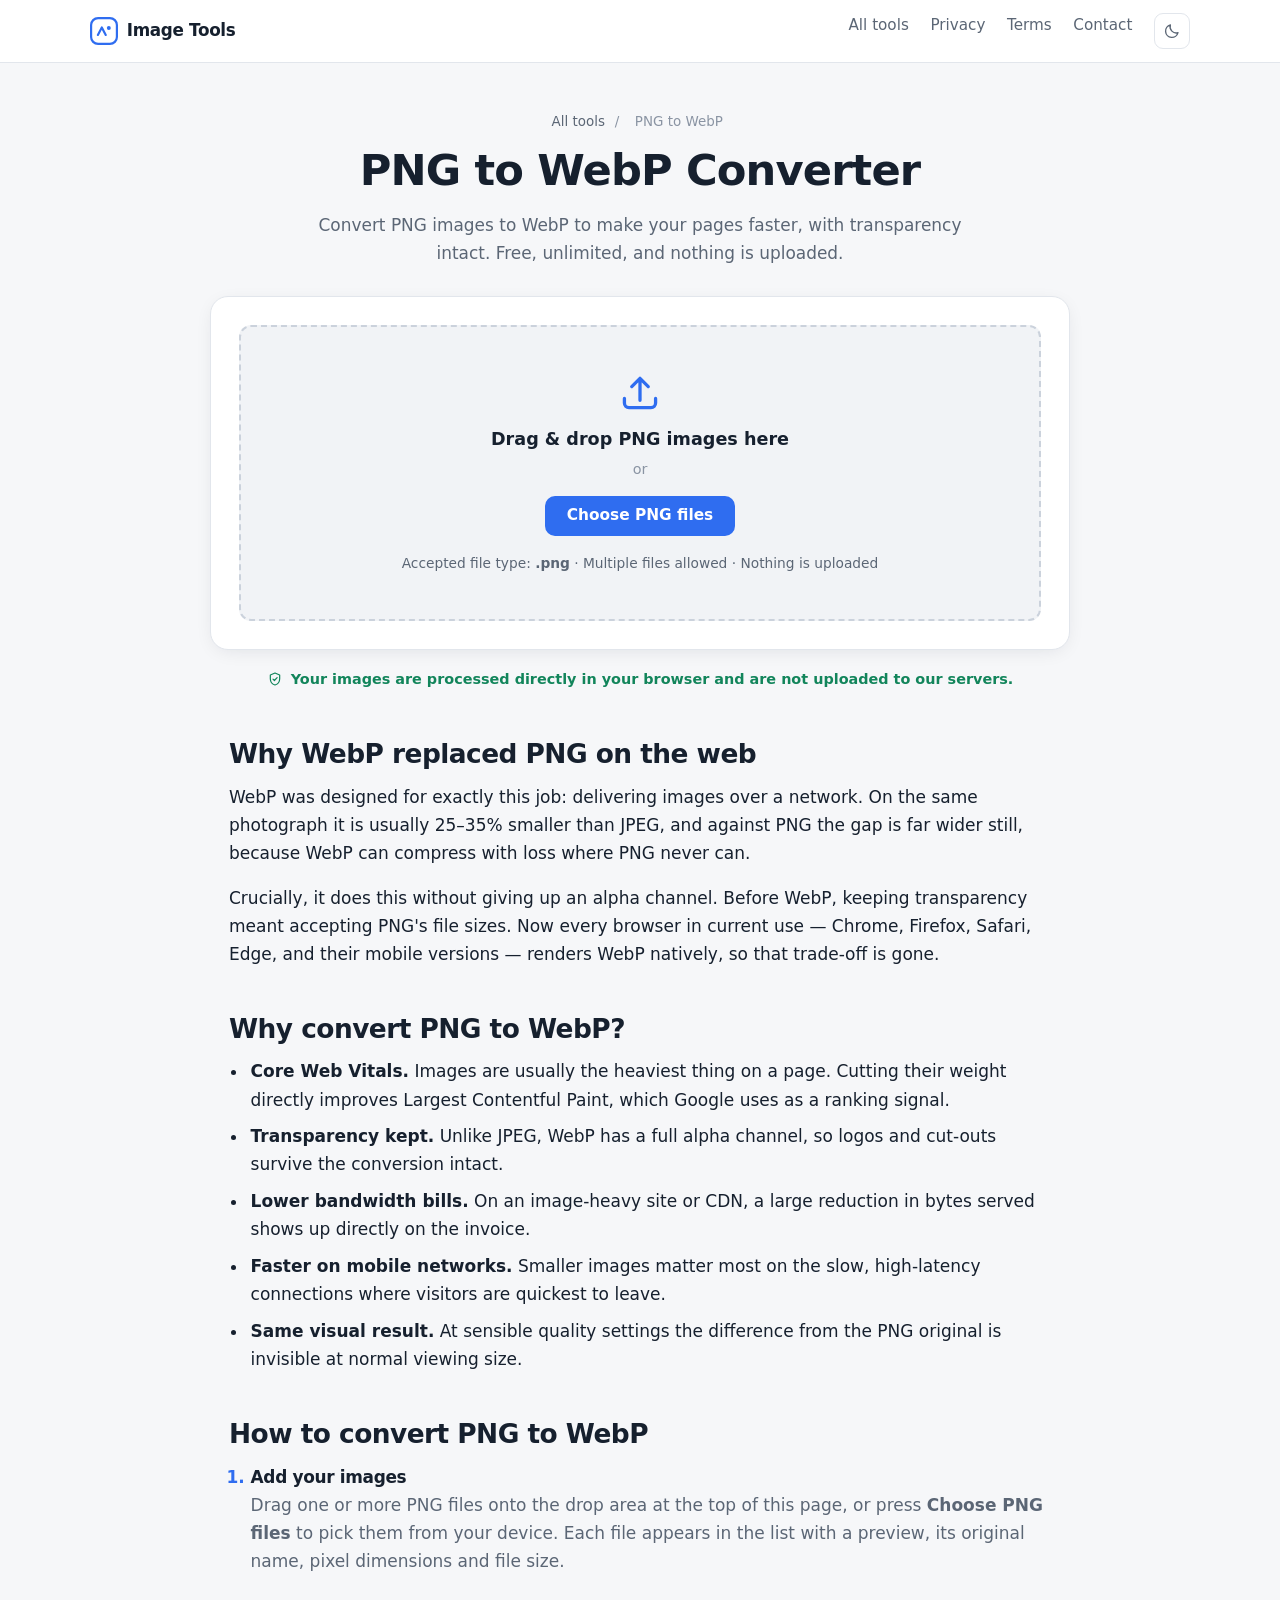
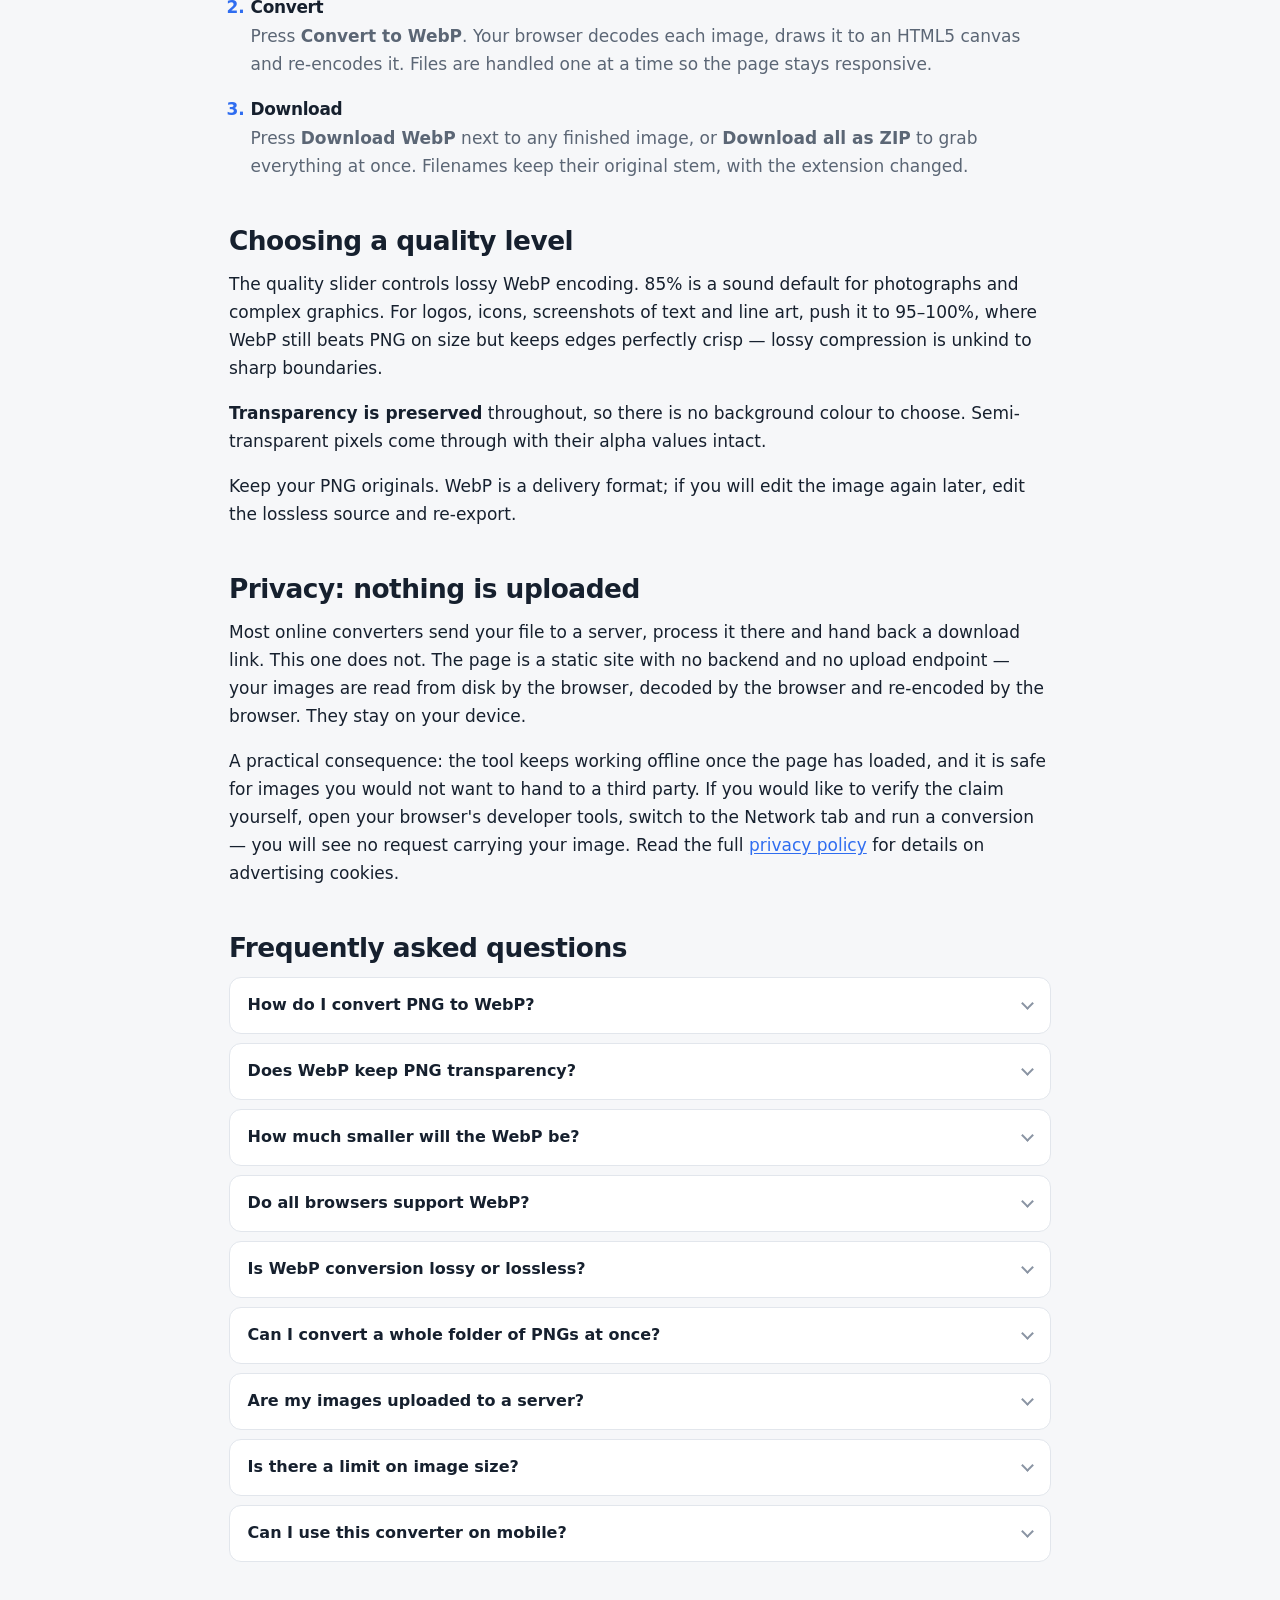
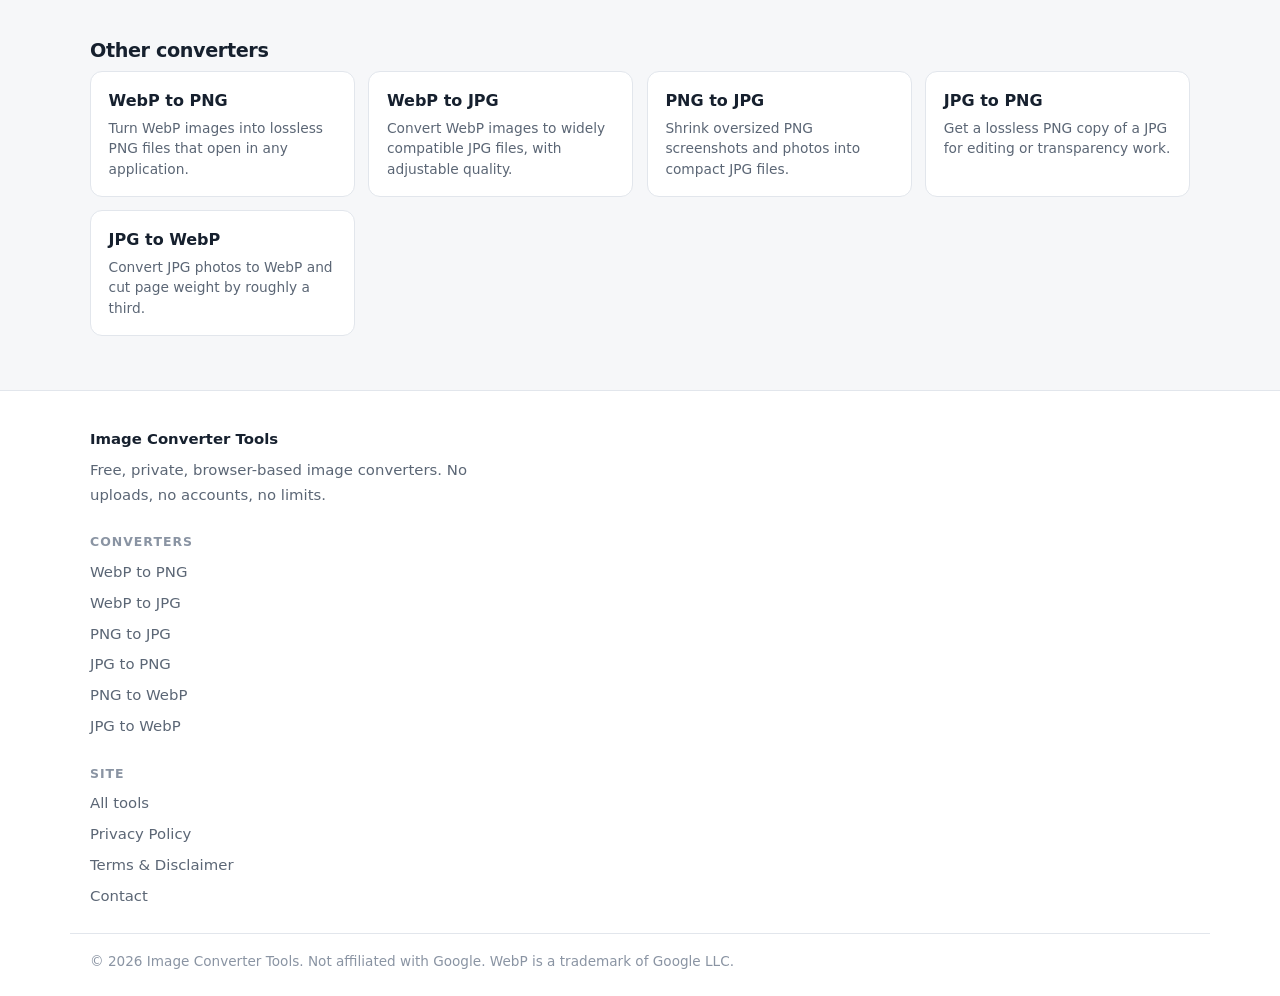
<file: png-to-webp/index.html>
<!DOCTYPE html>
<html lang="en">
<head>
<meta charset="utf-8">
<meta name="viewport" content="width=device-width, initial-scale=1">
<meta name="theme-color" content="#0f172a" media="(prefers-color-scheme: dark)">
<meta name="theme-color" content="#ffffff" media="(prefers-color-scheme: light)">
<script>(function(){try{var t=localStorage.getItem("theme");if(t==="light"||t==="dark")document.documentElement.dataset.theme=t}catch(e){}})();</script>

<!-- ==========================================================================
     SEO METADATA - generated by tools/build.py from tools/content.py.
     Edit the content file and re-run the build rather than editing here.
     ========================================================================== -->
<title>PNG to WebP Converter - Free Online Tool (No Upload)</title>
<meta name="description" content="Convert PNG to WebP online for free and cut image weight while keeping transparency. Adjustable quality and batch conversion, entirely inside your browser.">
<link rel="canonical" href="https://convert-img.me/png-to-webp/">
<meta name="robots" content="index, follow, max-image-preview:large">

<meta property="og:type" content="website">
<meta property="og:site_name" content="Image Converter Tools">
<meta property="og:title" content="PNG to WebP Converter - Free Online Tool (No Upload)">
<meta property="og:description" content="Convert PNG to WebP online for free and cut image weight while keeping transparency. Adjustable quality and batch conversion, entirely inside your browser.">
<meta property="og:url" content="https://convert-img.me/png-to-webp/">
<meta property="og:image" content="https://convert-img.me/assets/img/og-png-to-webp.png">
<meta property="og:image:width" content="1200">
<meta property="og:image:height" content="630">
<meta property="og:locale" content="en_US">

<meta name="twitter:card" content="summary_large_image">
<meta name="twitter:title" content="PNG to WebP Converter - Free Online Tool (No Upload)">
<meta name="twitter:description" content="Convert PNG to WebP online for free and cut image weight while keeping transparency. Adjustable quality and batch conversion, entirely inside your browser.">
<meta name="twitter:image" content="https://convert-img.me/assets/img/og-png-to-webp.png">

<link rel="icon" href="../assets/img/favicon.svg" type="image/svg+xml">
<link rel="apple-touch-icon" href="../assets/img/icon-192.png">
<link rel="manifest" href="../manifest.webmanifest">
<link rel="stylesheet" href="../assets/css/styles.css">

<!-- ==========================================================================
     GOOGLE ADSENSE LOADER
     After your site is approved, paste the single AdSense script tag here:
     <script async src="https://pagead2.googlesyndication.com/pagead/js/adsbygoogle.js?client=ca-pub-XXXXXXXXXXXXXXXX" crossorigin="anonymous"></script>
     Then fill in the individual .ad-slot containers in the page body.

     GOOGLE SEARCH CONSOLE VERIFICATION
     <meta name="google-site-verification" content="YOUR_TOKEN">

     GOOGLE ANALYTICS (optional)
     Paste your gtag.js snippet here. Omitted by default so the page makes
     zero third-party requests out of the box.
     ========================================================================== -->
<script type="application/ld+json">
{
  "@context": "https://schema.org",
  "@graph": [
    {
      "@type": "WebApplication",
      "name": "PNG to WebP Converter",
      "url": "https://convert-img.me/png-to-webp/",
      "applicationCategory": "MultimediaApplication",
      "operatingSystem": "Any modern web browser",
      "browserRequirements": "Requires JavaScript and HTML5 Canvas support",
      "description": "Convert PNG to WebP online for free and cut image weight while keeping transparency. Adjustable quality and batch conversion, entirely inside your browser.",
      "offers": {
        "@type": "Offer",
        "price": "0",
        "priceCurrency": "USD"
      }
    },
    {
      "@type": "HowTo",
      "name": "How to convert PNG to WebP",
      "totalTime": "PT1M",
      "step": [
        {
          "@type": "HowToStep",
          "name": "Add your files",
          "text": "Drag PNG images onto the drop area, or use the Choose PNG files button to pick them from your device."
        },
        {
          "@type": "HowToStep",
          "name": "Convert",
          "text": "Press Convert to WebP. Each image is decoded and re-encoded inside your browser."
        },
        {
          "@type": "HowToStep",
          "name": "Download",
          "text": "Download each WebP individually, or use Download all as ZIP for several images at once."
        }
      ]
    },
    {
      "@type": "BreadcrumbList",
      "itemListElement": [
        {
          "@type": "ListItem",
          "position": 1,
          "name": "All tools",
          "item": "https://convert-img.me/"
        },
        {
          "@type": "ListItem",
          "position": 2,
          "name": "PNG to WebP Converter",
          "item": "https://convert-img.me/png-to-webp/"
        }
      ]
    },
    {
      "@type": "FAQPage",
      "mainEntity": [
        {
          "@type": "Question",
          "name": "How do I convert PNG to WebP?",
          "acceptedAnswer": {
            "@type": "Answer",
            "text": "Add your PNG files to the drop area, set a quality level if you want something other than 85%, press Convert to WebP, and download the results."
          }
        },
        {
          "@type": "Question",
          "name": "Does WebP keep PNG transparency?",
          "acceptedAnswer": {
            "@type": "Answer",
            "text": "Yes. WebP supports a full alpha channel, so transparent and semi-transparent areas are preserved exactly as they were in the PNG."
          }
        },
        {
          "@type": "Question",
          "name": "How much smaller will the WebP be?",
          "acceptedAnswer": {
            "@type": "Answer",
            "text": "For photographs and rich graphics, commonly 60–90% smaller than the PNG. For simple flat-colour icons the saving is more modest, since PNG is already efficient on that kind of content."
          }
        },
        {
          "@type": "Question",
          "name": "Do all browsers support WebP?",
          "acceptedAnswer": {
            "@type": "Answer",
            "text": "Yes. Every browser in current use renders WebP, including Safari since version 14 and all current mobile browsers. Support has not been a practical concern for several years."
          }
        },
        {
          "@type": "Question",
          "name": "Is WebP conversion lossy or lossless?",
          "acceptedAnswer": {
            "@type": "Answer",
            "text": "This tool writes lossy WebP, controlled by the quality slider. Set it to 100% for the highest fidelity, which is still typically much smaller than the source PNG."
          }
        },
        {
          "@type": "Question",
          "name": "Can I convert a whole folder of PNGs at once?",
          "acceptedAnswer": {
            "@type": "Answer",
            "text": "You can select as many files as you like in one go and convert them in a single pass, then download them together as a ZIP archive."
          }
        },
        {
          "@type": "Question",
          "name": "Are my images uploaded to a server?",
          "acceptedAnswer": {
            "@type": "Answer",
            "text": "No. The encoding runs on your own device using your browser's canvas. This site has no backend and no upload endpoint."
          }
        },
        {
          "@type": "Question",
          "name": "Is there a limit on image size?",
          "acceptedAnswer": {
            "@type": "Answer",
            "text": "There is no fixed file-size limit, but conversion is bounded by your device's memory and your browser's maximum canvas size. Images wider or taller than 16,384 pixels may fail — mobile Safari is the strictest here. The tool tells you when an image exceeds what your browser can handle."
          }
        },
        {
          "@type": "Question",
          "name": "Can I use this converter on mobile?",
          "acceptedAnswer": {
            "@type": "Answer",
            "text": "Yes. The page is responsive and works in mobile Chrome, Safari, Firefox and Edge. Very large images may fail on phones because of tighter memory limits."
          }
        }
      ]
    }
  ]
}
</script>
</head>
<body>
<a class="skip-link" href="#main">Skip to the converter</a>

<header class="site-header">
  <div class="wrap header-inner">
    <a class="brand" href="../" aria-label="Image Converter Tools, home">
      <svg class="brand-mark" width="28" height="28" viewBox="0 0 32 32" aria-hidden="true" focusable="false"><rect x="1.25" y="1.25" width="29.5" height="29.5" rx="8" fill="none" stroke="currentColor" stroke-width="2.5"/><path d="M9 20.5 13.5 12l4.5 8.5" fill="none" stroke="currentColor" stroke-width="2.5" stroke-linecap="round" stroke-linejoin="round"/><circle cx="21.5" cy="12.5" r="2.25" fill="currentColor"/></svg>
      <span class="brand-text">Image&nbsp;Tools</span>
    </a>
    <nav class="site-nav" aria-label="Primary">
      <a href="../">All tools</a>
      <a href="../privacy.html">Privacy</a>
      <a href="../terms.html">Terms</a>
      <a href="../contact.html">Contact</a>
      <button type="button" class="theme-toggle" id="theme-toggle" aria-label="Switch colour theme"><svg class="icon-sun" width="18" height="18" viewBox="0 0 24 24" aria-hidden="true" focusable="false"><circle cx="12" cy="12" r="4.2" fill="none" stroke="currentColor" stroke-width="1.8"/><path d="M12 2.5v2.2M12 19.3v2.2M2.5 12h2.2M19.3 12h2.2M5.2 5.2l1.6 1.6M17.2 17.2l1.6 1.6M18.8 5.2l-1.6 1.6M6.8 17.2l-1.6 1.6" stroke="currentColor" stroke-width="1.8" stroke-linecap="round"/></svg><svg class="icon-moon" width="18" height="18" viewBox="0 0 24 24" aria-hidden="true" focusable="false"><path d="M20 14.2A8.2 8.2 0 0 1 9.8 4a8.4 8.4 0 1 0 10.2 10.2z" fill="none" stroke="currentColor" stroke-width="1.8" stroke-linejoin="round"/></svg></button>
    </nav>
  </div>
</header>

<main id="main">

  <!-- ===================== CONVERTER (the product) ===================== -->
  <section class="hero" id="converter" aria-labelledby="page-title">
    <div class="wrap">
      <nav class="crumbs" aria-label="Breadcrumb">
        <a href="../">All tools</a> <span aria-hidden="true">/</span> <span aria-current="page">PNG to WebP</span>
      </nav>
      <h1 id="page-title">PNG to WebP Converter</h1>
      <p class="lede">Convert PNG images to WebP to make your pages faster, with transparency intact. Free, unlimited, and nothing is uploaded.</p>

      <div class="tool-card">
        <!-- Drop zone. The visible button is a real <label> for the file input,
             so keyboard and screen-reader users get the same entry point. -->
        <div class="dropzone" id="dropzone">
          <svg class="dropzone-icon" width="44" height="44" viewBox="0 0 24 24" aria-hidden="true" focusable="false">
            <path d="M12 16V4m0 0L7.5 8.5M12 4l4.5 4.5" fill="none" stroke="currentColor" stroke-width="1.8" stroke-linecap="round" stroke-linejoin="round"/>
            <path d="M3.5 15v2.5A2.5 2.5 0 0 0 6 20h12a2.5 2.5 0 0 0 2.5-2.5V15" fill="none" stroke="currentColor" stroke-width="1.8" stroke-linecap="round"/>
          </svg>
          <p class="dropzone-title">Drag &amp; drop PNG images here</p>
          <p class="dropzone-sub">or</p>

          <input type="file" id="file-input" class="visually-hidden" multiple aria-describedby="file-help">
          <label class="btn btn-primary" for="file-input">Choose PNG files</label>

          <p class="dropzone-hint" id="file-help">
            Accepted file type: <strong>.png</strong> &middot; Multiple files allowed &middot; Nothing is uploaded
          </p>
        </div>

        <div class="options" id="options" hidden>
          <div class="option">
            <label for="quality">Quality</label>
            <input type="range" id="quality" name="quality" min="40" max="100" step="1" value="90">
            <output id="quality-value" for="quality">90%</output>
          </div>
        </div>

        <!-- Live region: every status change is announced once, politely. -->
        <p class="status" id="status" role="status" aria-live="polite"></p>

        <div class="progress" id="progress" hidden>
          <div class="progress-bar" id="progress-bar" role="progressbar"
               aria-label="Conversion progress" aria-valuemin="0" aria-valuemax="100" aria-valuenow="0"></div>
        </div>

        <ul class="file-list" id="file-list" aria-label="Selected images"></ul>

        <div class="toolbar" id="toolbar" hidden>
          <button type="button" class="btn btn-primary" id="convert-btn">Convert to WebP</button>
          <button type="button" class="btn btn-secondary" id="download-all-btn" hidden>Download all as ZIP</button>
          <button type="button" class="btn btn-ghost" id="clear-btn">Clear all</button>
        </div>
      </div>

      <p class="privacy-note">
        <svg width="16" height="16" viewBox="0 0 24 24" aria-hidden="true" focusable="false">
          <path d="M12 3l7 3v5.5c0 4.3-2.9 8.2-7 9.5-4.1-1.3-7-5.2-7-9.5V6l7-3z" fill="none" stroke="currentColor" stroke-width="1.8" stroke-linejoin="round"/>
          <path d="M9 12.2l2.1 2.1L15.2 10" fill="none" stroke="currentColor" stroke-width="1.8" stroke-linecap="round" stroke-linejoin="round"/>
        </svg>
        Your images are processed directly in your browser and are not uploaded to our servers.
      </p>

      <noscript>
        <p class="alert">This converter needs JavaScript, because the conversion runs on your own device rather than on a server. Please enable JavaScript to use the tool.</p>
      </noscript>
    </div>
  </section>

  <!-- AD SLOT 1 (leaderboard)
       To activate: fill in the two IDs below, then remove this opening comment
       marker and the closing one after the </aside>. Keep the <aside> wrapper —
       it reserves the slot's height so a late-loading ad cannot shift the page.

  <aside class="ad-slot ad-slot--leaderboard wrap" aria-label="Advertisement">
    <ins class="adsbygoogle" style="display:block"
         data-ad-client="ca-pub-XXXXXXXXXXXXXXXX" data-ad-slot="XXXXXXXXXX"
         data-ad-format="auto" data-full-width-responsive="true"></ins>
    <script>(adsbygoogle = window.adsbygoogle || []).push({});</script>
  </aside>

  -->

  <div class="wrap content-grid">
    <div class="content-main">

      <section class="section" id="about" aria-labelledby="about-h">
        <h2 id="about-h">Why WebP replaced PNG on the web</h2>
        <p>WebP was designed for exactly this job: delivering images over a network. On the same photograph it is usually 25–35% smaller than JPEG, and against PNG the gap is far wider still, because WebP can compress with loss where PNG never can.</p>
        <p>Crucially, it does this without giving up an alpha channel. Before WebP, keeping transparency meant accepting PNG's file sizes. Now every browser in current use — Chrome, Firefox, Safari, Edge, and their mobile versions — renders WebP natively, so that trade-off is gone.</p>
      </section>

      <section class="section" id="why" aria-labelledby="why-h">
        <h2 id="why-h">Why convert PNG to WebP?</h2>
        <ul class="reason-list">
          <li><strong>Core Web Vitals.</strong> Images are usually the heaviest thing on a page. Cutting their weight directly improves Largest Contentful Paint, which Google uses as a ranking signal.</li>
          <li><strong>Transparency kept.</strong> Unlike JPEG, WebP has a full alpha channel, so logos and cut-outs survive the conversion intact.</li>
          <li><strong>Lower bandwidth bills.</strong> On an image-heavy site or CDN, a large reduction in bytes served shows up directly on the invoice.</li>
          <li><strong>Faster on mobile networks.</strong> Smaller images matter most on the slow, high-latency connections where visitors are quickest to leave.</li>
          <li><strong>Same visual result.</strong> At sensible quality settings the difference from the PNG original is invisible at normal viewing size.</li>
        </ul>
      </section>

      <section class="section" id="how-to" aria-labelledby="how-to-h">
        <h2 id="how-to-h">How to convert PNG to WebP</h2>
        <ol class="steps">
          <li>
            <h3>Add your images</h3>
            <p>Drag one or more PNG files onto the drop area at the top of this page, or press <strong>Choose PNG files</strong> to pick them from your device. Each file appears in the list with a preview, its original name, pixel dimensions and file size.</p>
          </li>
          <li>
            <h3>Convert</h3>
            <p>Press <strong>Convert to WebP</strong>. Your browser decodes each image, draws it to an HTML5 canvas and re-encodes it. Files are handled one at a time so the page stays responsive.</p>
          </li>
          <li>
            <h3>Download</h3>
            <p>Press <strong>Download WebP</strong> next to any finished image, or <strong>Download all as ZIP</strong> to grab everything at once. Filenames keep their original stem, with the extension changed.</p>
          </li>
        </ol>
      </section>

  <!-- AD SLOT 2 (incontent)
       To activate: fill in the two IDs below, then remove this opening comment
       marker and the closing one after the </aside>. Keep the <aside> wrapper —
       it reserves the slot's height so a late-loading ad cannot shift the page.

  <aside class="ad-slot ad-slot--incontent" aria-label="Advertisement">
    <ins class="adsbygoogle" style="display:block"
         data-ad-client="ca-pub-XXXXXXXXXXXXXXXX" data-ad-slot="XXXXXXXXXX"
         data-ad-format="auto" data-full-width-responsive="true"></ins>
    <script>(adsbygoogle = window.adsbygoogle || []).push({});</script>
  </aside>

  -->

      <!-- id is "image-quality", not "quality": the quality slider owns that id. -->
      <section class="section" id="image-quality" aria-labelledby="image-quality-h">
        <h2 id="image-quality-h">Choosing a quality level</h2>
        <p>The quality slider controls lossy WebP encoding. 85% is a sound default for photographs and complex graphics. For logos, icons, screenshots of text and line art, push it to 95–100%, where WebP still beats PNG on size but keeps edges perfectly crisp — lossy compression is unkind to sharp boundaries.</p>
        <p><strong>Transparency is preserved</strong> throughout, so there is no background colour to choose. Semi-transparent pixels come through with their alpha values intact.</p>
        <p>Keep your PNG originals. WebP is a delivery format; if you will edit the image again later, edit the lossless source and re-export.</p>
      </section>

      <section class="section" id="privacy-section" aria-labelledby="privacy-h">
        <h2 id="privacy-h">Privacy: nothing is uploaded</h2>
        <p>
          Most online converters send your file to a server, process it there and hand back a download
          link. This one does not. The page is a static site with no backend and no upload endpoint —
          your images are read from disk by the browser, decoded by the browser and re-encoded by the
          browser. They stay on your device.
        </p>
        <p>
          A practical consequence: the tool keeps working offline once the page has loaded, and it is
          safe for images you would not want to hand to a third party. If you would like to verify the
          claim yourself, open your browser's developer tools, switch to the Network tab and run a
          conversion — you will see no request carrying your image. Read the full
          <a href="../privacy.html">privacy policy</a> for details on advertising cookies.
        </p>
      </section>

      <section class="section" id="faq" aria-labelledby="faq-h">
        <h2 id="faq-h">Frequently asked questions</h2>
        <div class="faq">
          <details>
            <summary>How do I convert PNG to WebP?</summary>
            <p>Add your PNG files to the drop area, set a quality level if you want something other than 85%, press Convert to WebP, and download the results.</p>
          </details>
          <details>
            <summary>Does WebP keep PNG transparency?</summary>
            <p>Yes. WebP supports a full alpha channel, so transparent and semi-transparent areas are preserved exactly as they were in the PNG.</p>
          </details>
          <details>
            <summary>How much smaller will the WebP be?</summary>
            <p>For photographs and rich graphics, commonly 60–90% smaller than the PNG. For simple flat-colour icons the saving is more modest, since PNG is already efficient on that kind of content.</p>
          </details>
          <details>
            <summary>Do all browsers support WebP?</summary>
            <p>Yes. Every browser in current use renders WebP, including Safari since version 14 and all current mobile browsers. Support has not been a practical concern for several years.</p>
          </details>
          <details>
            <summary>Is WebP conversion lossy or lossless?</summary>
            <p>This tool writes lossy WebP, controlled by the quality slider. Set it to 100% for the highest fidelity, which is still typically much smaller than the source PNG.</p>
          </details>
          <details>
            <summary>Can I convert a whole folder of PNGs at once?</summary>
            <p>You can select as many files as you like in one go and convert them in a single pass, then download them together as a ZIP archive.</p>
          </details>
          <details>
            <summary>Are my images uploaded to a server?</summary>
            <p>No. The encoding runs on your own device using your browser&#x27;s canvas. This site has no backend and no upload endpoint.</p>
          </details>
          <details>
            <summary>Is there a limit on image size?</summary>
            <p>There is no fixed file-size limit, but conversion is bounded by your device&#x27;s memory and your browser&#x27;s maximum canvas size. Images wider or taller than 16,384 pixels may fail — mobile Safari is the strictest here. The tool tells you when an image exceeds what your browser can handle.</p>
          </details>
          <details>
            <summary>Can I use this converter on mobile?</summary>
            <p>Yes. The page is responsive and works in mobile Chrome, Safari, Firefox and Edge. Very large images may fail on phones because of tighter memory limits.</p>
          </details>
        </div>
      </section>

    </div>

  <!-- AD SLOT 3 (rail)
       To activate: fill in the two IDs below, then remove this opening comment
       marker and the closing one after the </aside>. Keep the <aside> wrapper —
       it reserves the slot's height so a late-loading ad cannot shift the page.

  <aside class="ad-slot ad-slot--rail" aria-label="Advertisement">
    <ins class="adsbygoogle" style="display:block"
         data-ad-client="ca-pub-XXXXXXXXXXXXXXXX" data-ad-slot="XXXXXXXXXX"
         data-ad-format="auto" data-full-width-responsive="true"></ins>
    <script>(adsbygoogle = window.adsbygoogle || []).push({});</script>
  </aside>

  -->
  </div>

  <section class="wrap related" aria-labelledby="related-h">
    <h2 id="related-h">Other converters</h2>
      <ul class="tool-grid">
        <li><a href="../webp-to-png/">
          <span class="tool-name">WebP to PNG</span>
          <span class="tool-desc">Turn WebP images into lossless PNG files that open in any application.</span>
        </a></li>
        <li><a href="../webp-to-jpg/">
          <span class="tool-name">WebP to JPG</span>
          <span class="tool-desc">Convert WebP images to widely compatible JPG files, with adjustable quality.</span>
        </a></li>
        <li><a href="../png-to-jpg/">
          <span class="tool-name">PNG to JPG</span>
          <span class="tool-desc">Shrink oversized PNG screenshots and photos into compact JPG files.</span>
        </a></li>
        <li><a href="../jpg-to-png/">
          <span class="tool-name">JPG to PNG</span>
          <span class="tool-desc">Get a lossless PNG copy of a JPG for editing or transparency work.</span>
        </a></li>
        <li><a href="../jpg-to-webp/">
          <span class="tool-name">JPG to WebP</span>
          <span class="tool-desc">Convert JPG photos to WebP and cut page weight by roughly a third.</span>
        </a></li>
      </ul>
  </section>

  <!-- AD SLOT 4 (leaderboard)
       To activate: fill in the two IDs below, then remove this opening comment
       marker and the closing one after the </aside>. Keep the <aside> wrapper —
       it reserves the slot's height so a late-loading ad cannot shift the page.

  <aside class="ad-slot ad-slot--leaderboard wrap" aria-label="Advertisement">
    <ins class="adsbygoogle" style="display:block"
         data-ad-client="ca-pub-XXXXXXXXXXXXXXXX" data-ad-slot="XXXXXXXXXX"
         data-ad-format="auto" data-full-width-responsive="true"></ins>
    <script>(adsbygoogle = window.adsbygoogle || []).push({});</script>
  </aside>

  -->

</main>

<footer class="site-footer">
  <div class="wrap footer-inner">
    <div class="footer-brand">
      <strong>Image Converter Tools</strong>
      <p>Free, private, browser-based image converters. No uploads, no accounts, no limits.</p>
    </div>
    <nav class="footer-nav" aria-label="Converters">
      <h2 class="footer-heading">Converters</h2>
      <ul>
        <li><a href="../webp-to-png/">WebP to PNG</a></li>
        <li><a href="../webp-to-jpg/">WebP to JPG</a></li>
        <li><a href="../png-to-jpg/">PNG to JPG</a></li>
        <li><a href="../jpg-to-png/">JPG to PNG</a></li>
        <li><a href="../png-to-webp/">PNG to WebP</a></li>
        <li><a href="../jpg-to-webp/">JPG to WebP</a></li>
      </ul>
    </nav>
    <nav class="footer-nav" aria-label="Legal">
      <h2 class="footer-heading">Site</h2>
      <ul>
        <li><a href="../">All tools</a></li>
        <li><a href="../privacy.html">Privacy Policy</a></li>
        <li><a href="../terms.html">Terms &amp; Disclaimer</a></li>
        <li><a href="../contact.html">Contact</a></li>
      </ul>
    </nav>
  </div>
  <div class="wrap footer-bottom">
    <p>&copy; <span id="year">2026</span> Image Converter Tools. Not affiliated with Google. WebP is a trademark of Google LLC.</p>
  </div>
</footer>

<script src="../assets/js/theme.js" defer></script>
<script type="application/json" id="tool-config">{"source": "png", "target": "webp"}</script>
<script type="module" src="../assets/js/app.js"></script>
</body>
</html>
</file>
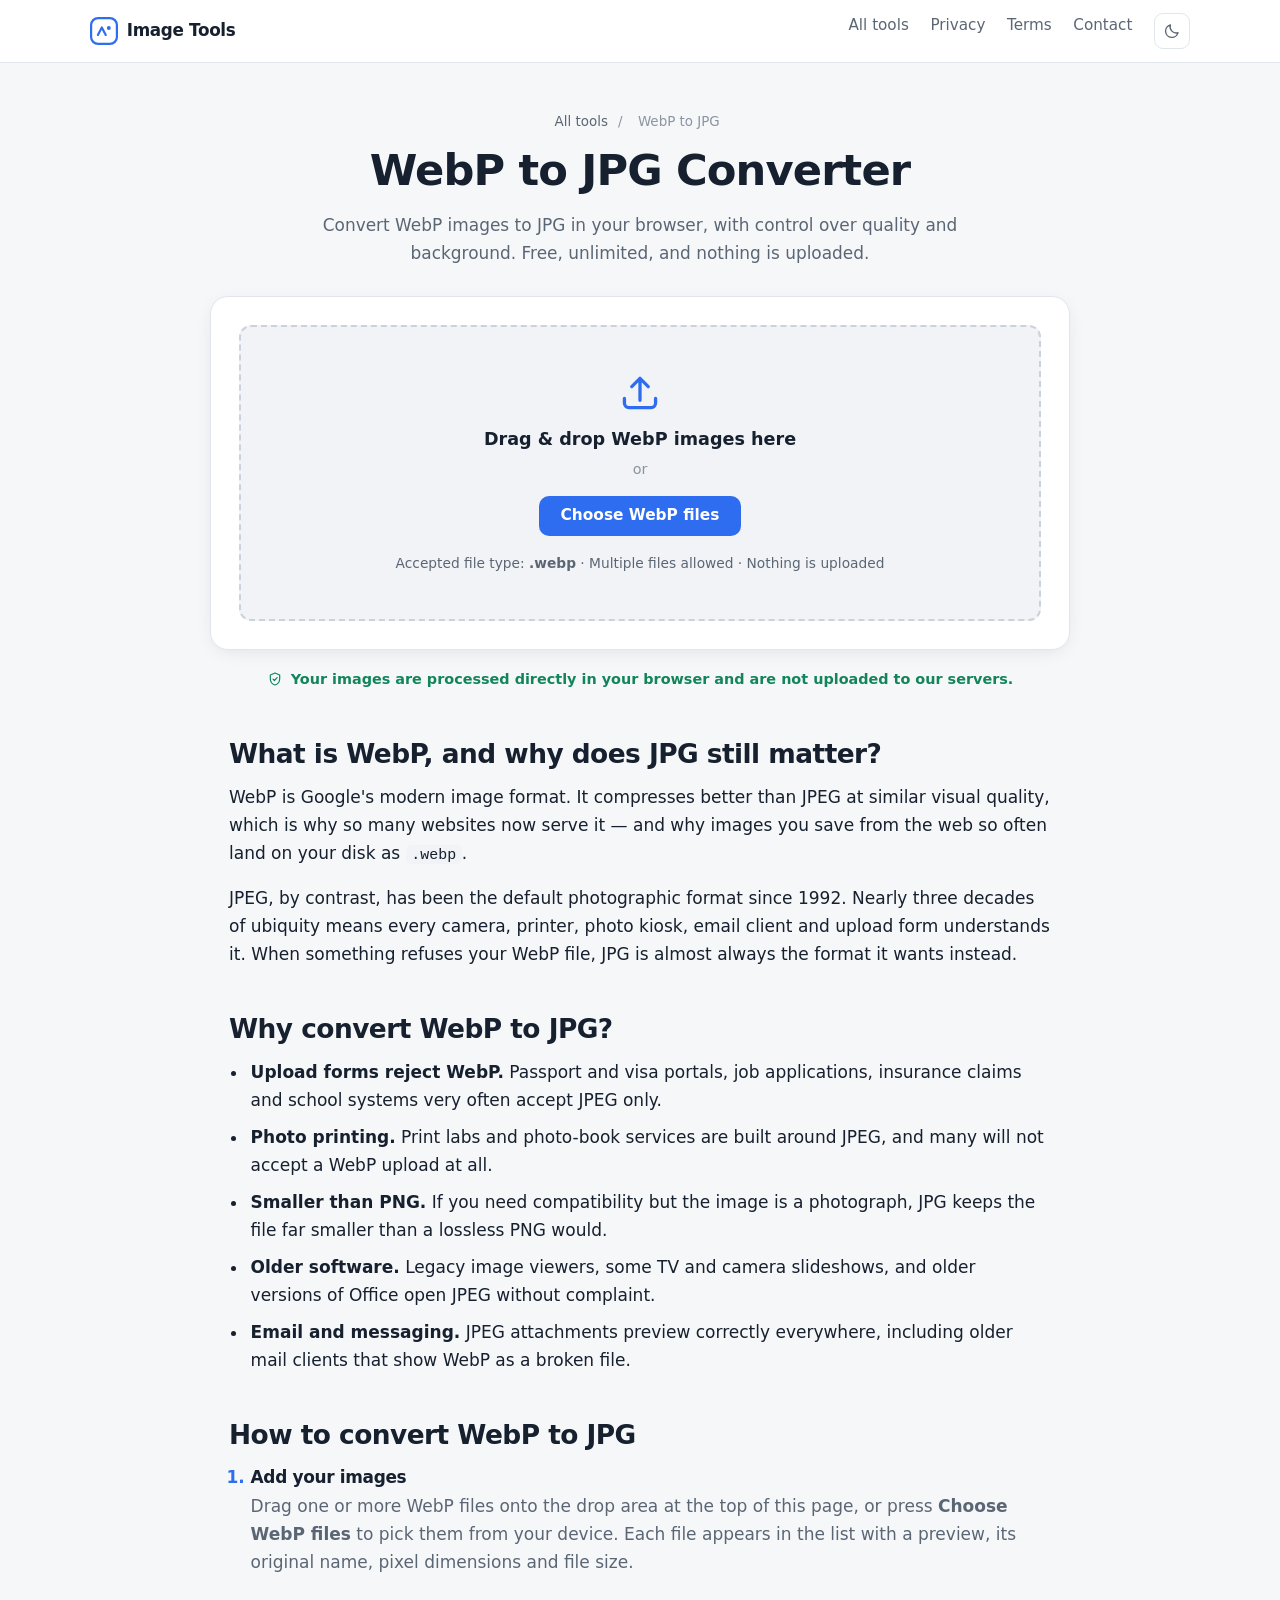
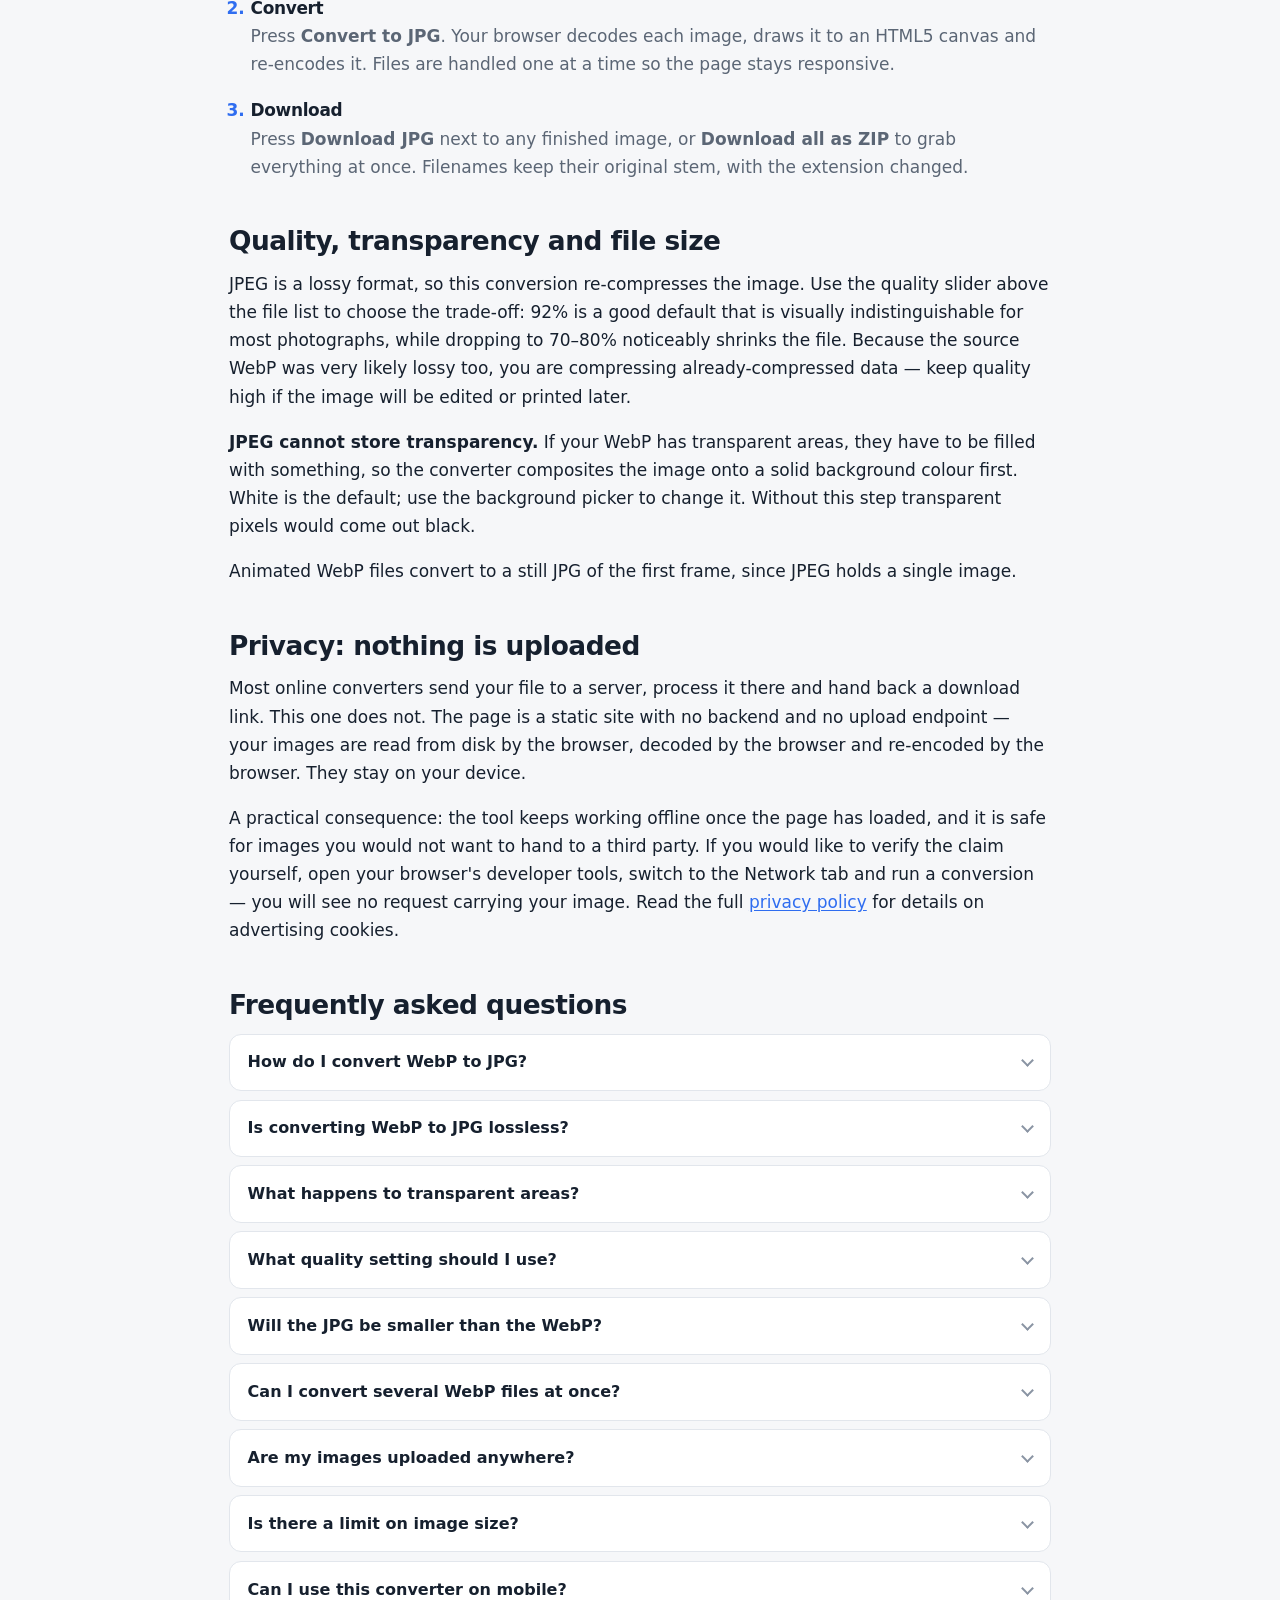
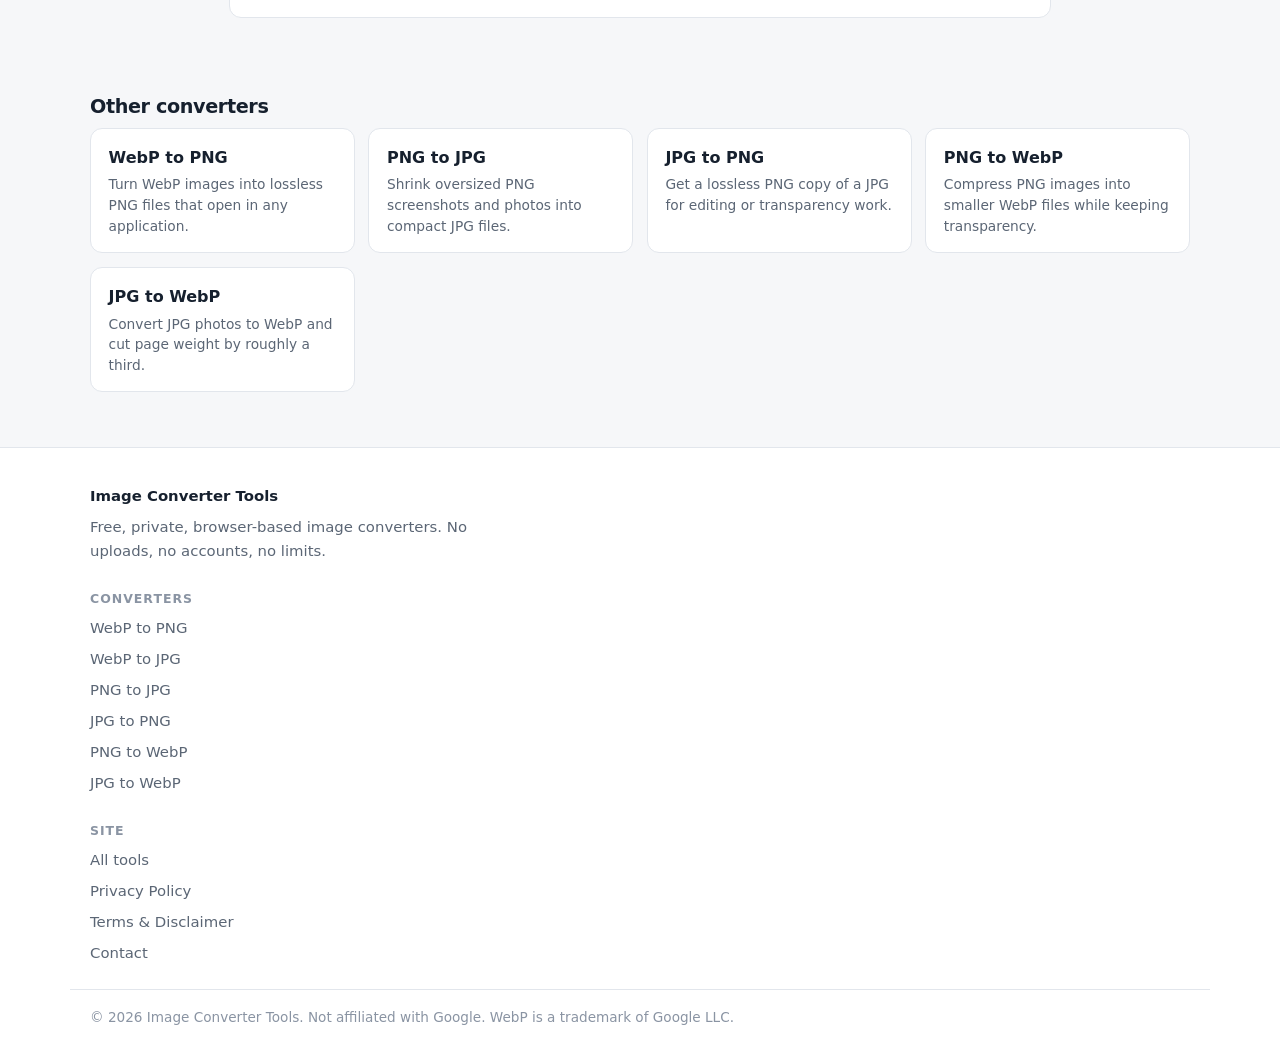
<file: webp-to-jpg/index.html>
<!DOCTYPE html>
<html lang="en">
<head>
<meta charset="utf-8">
<meta name="viewport" content="width=device-width, initial-scale=1">
<meta name="theme-color" content="#0f172a" media="(prefers-color-scheme: dark)">
<meta name="theme-color" content="#ffffff" media="(prefers-color-scheme: light)">
<script>(function(){try{var t=localStorage.getItem("theme");if(t==="light"||t==="dark")document.documentElement.dataset.theme=t}catch(e){}})();</script>

<!-- ==========================================================================
     SEO METADATA - generated by tools/build.py from tools/content.py.
     Edit the content file and re-run the build rather than editing here.
     ========================================================================== -->
<title>WebP to JPG Converter - Free Online Tool (No Upload)</title>
<meta name="description" content="Convert WebP to JPG online for free. Adjustable quality, batch conversion and instant downloads. Everything runs in your browser, so your images are never uploaded to a server.">
<link rel="canonical" href="https://convert-img.me/webp-to-jpg/">
<meta name="robots" content="index, follow, max-image-preview:large">

<meta property="og:type" content="website">
<meta property="og:site_name" content="Image Converter Tools">
<meta property="og:title" content="WebP to JPG Converter - Free Online Tool (No Upload)">
<meta property="og:description" content="Convert WebP to JPG online for free. Adjustable quality, batch conversion and instant downloads. Everything runs in your browser, so your images are never uploaded to a server.">
<meta property="og:url" content="https://convert-img.me/webp-to-jpg/">
<meta property="og:image" content="https://convert-img.me/assets/img/og-webp-to-jpg.png">
<meta property="og:image:width" content="1200">
<meta property="og:image:height" content="630">
<meta property="og:locale" content="en_US">

<meta name="twitter:card" content="summary_large_image">
<meta name="twitter:title" content="WebP to JPG Converter - Free Online Tool (No Upload)">
<meta name="twitter:description" content="Convert WebP to JPG online for free. Adjustable quality, batch conversion and instant downloads. Everything runs in your browser, so your images are never uploaded to a server.">
<meta name="twitter:image" content="https://convert-img.me/assets/img/og-webp-to-jpg.png">

<link rel="icon" href="../assets/img/favicon.svg" type="image/svg+xml">
<link rel="apple-touch-icon" href="../assets/img/icon-192.png">
<link rel="manifest" href="../manifest.webmanifest">
<link rel="stylesheet" href="../assets/css/styles.css">

<!-- ==========================================================================
     GOOGLE ADSENSE LOADER
     After your site is approved, paste the single AdSense script tag here:
     <script async src="https://pagead2.googlesyndication.com/pagead/js/adsbygoogle.js?client=ca-pub-XXXXXXXXXXXXXXXX" crossorigin="anonymous"></script>
     Then fill in the individual .ad-slot containers in the page body.

     GOOGLE SEARCH CONSOLE VERIFICATION
     <meta name="google-site-verification" content="YOUR_TOKEN">

     GOOGLE ANALYTICS (optional)
     Paste your gtag.js snippet here. Omitted by default so the page makes
     zero third-party requests out of the box.
     ========================================================================== -->
<script type="application/ld+json">
{
  "@context": "https://schema.org",
  "@graph": [
    {
      "@type": "WebApplication",
      "name": "WebP to JPG Converter",
      "url": "https://convert-img.me/webp-to-jpg/",
      "applicationCategory": "MultimediaApplication",
      "operatingSystem": "Any modern web browser",
      "browserRequirements": "Requires JavaScript and HTML5 Canvas support",
      "description": "Convert WebP to JPG online for free. Adjustable quality, batch conversion and instant downloads. Everything runs in your browser, so your images are never uploaded to a server.",
      "offers": {
        "@type": "Offer",
        "price": "0",
        "priceCurrency": "USD"
      }
    },
    {
      "@type": "HowTo",
      "name": "How to convert WebP to JPG",
      "totalTime": "PT1M",
      "step": [
        {
          "@type": "HowToStep",
          "name": "Add your files",
          "text": "Drag WebP images onto the drop area, or use the Choose WebP files button to pick them from your device."
        },
        {
          "@type": "HowToStep",
          "name": "Convert",
          "text": "Press Convert to JPG. Each image is decoded and re-encoded inside your browser."
        },
        {
          "@type": "HowToStep",
          "name": "Download",
          "text": "Download each JPG individually, or use Download all as ZIP for several images at once."
        }
      ]
    },
    {
      "@type": "BreadcrumbList",
      "itemListElement": [
        {
          "@type": "ListItem",
          "position": 1,
          "name": "All tools",
          "item": "https://convert-img.me/"
        },
        {
          "@type": "ListItem",
          "position": 2,
          "name": "WebP to JPG Converter",
          "item": "https://convert-img.me/webp-to-jpg/"
        }
      ]
    },
    {
      "@type": "FAQPage",
      "mainEntity": [
        {
          "@type": "Question",
          "name": "How do I convert WebP to JPG?",
          "acceptedAnswer": {
            "@type": "Answer",
            "text": "Drop your WebP files onto the area at the top of this page, pick a quality level if you want something other than the default, press Convert to JPG, and download the results."
          }
        },
        {
          "@type": "Question",
          "name": "Is converting WebP to JPG lossless?",
          "acceptedAnswer": {
            "@type": "Answer",
            "text": "No. JPEG is a lossy format by design, so some data is discarded during encoding. At the default 92% quality the difference is invisible to the eye in normal viewing, but it is not a pixel-perfect copy. Convert to PNG instead if you need lossless output."
          }
        },
        {
          "@type": "Question",
          "name": "What happens to transparent areas?",
          "acceptedAnswer": {
            "@type": "Answer",
            "text": "They are filled with the background colour shown in the options row, white by default, because JPEG has no alpha channel. If you need transparency preserved, convert to PNG or WebP instead."
          }
        },
        {
          "@type": "Question",
          "name": "What quality setting should I use?",
          "acceptedAnswer": {
            "@type": "Answer",
            "text": "92% suits almost everything. Use 95–100% for images you will edit or print, and 70–80% when you want the smallest file for the web and can accept slight softening around edges and fine detail."
          }
        },
        {
          "@type": "Question",
          "name": "Will the JPG be smaller than the WebP?",
          "acceptedAnswer": {
            "@type": "Answer",
            "text": "Usually not. WebP typically beats JPEG by 25–35% at matched quality, so a converted JPG is often somewhat larger. You are converting for compatibility, not for size."
          }
        },
        {
          "@type": "Question",
          "name": "Can I convert several WebP files at once?",
          "acceptedAnswer": {
            "@type": "Answer",
            "text": "Yes. Add as many as you like, convert them in one pass, and use Download all as ZIP to get them in a single archive."
          }
        },
        {
          "@type": "Question",
          "name": "Are my images uploaded anywhere?",
          "acceptedAnswer": {
            "@type": "Answer",
            "text": "No. The conversion uses your browser's own image decoder and canvas. This site is static, has no backend and no upload endpoint, so there is nowhere for a file to be sent."
          }
        },
        {
          "@type": "Question",
          "name": "Is there a limit on image size?",
          "acceptedAnswer": {
            "@type": "Answer",
            "text": "There is no fixed file-size limit, but conversion is bounded by your device's memory and your browser's maximum canvas size. Images wider or taller than 16,384 pixels may fail — mobile Safari is the strictest here. The tool tells you when an image exceeds what your browser can handle."
          }
        },
        {
          "@type": "Question",
          "name": "Can I use this converter on mobile?",
          "acceptedAnswer": {
            "@type": "Answer",
            "text": "Yes. The page is responsive and works in mobile Chrome, Safari, Firefox and Edge. Very large images may fail on phones because of tighter memory limits."
          }
        }
      ]
    }
  ]
}
</script>
</head>
<body>
<a class="skip-link" href="#main">Skip to the converter</a>

<header class="site-header">
  <div class="wrap header-inner">
    <a class="brand" href="../" aria-label="Image Converter Tools, home">
      <svg class="brand-mark" width="28" height="28" viewBox="0 0 32 32" aria-hidden="true" focusable="false"><rect x="1.25" y="1.25" width="29.5" height="29.5" rx="8" fill="none" stroke="currentColor" stroke-width="2.5"/><path d="M9 20.5 13.5 12l4.5 8.5" fill="none" stroke="currentColor" stroke-width="2.5" stroke-linecap="round" stroke-linejoin="round"/><circle cx="21.5" cy="12.5" r="2.25" fill="currentColor"/></svg>
      <span class="brand-text">Image&nbsp;Tools</span>
    </a>
    <nav class="site-nav" aria-label="Primary">
      <a href="../">All tools</a>
      <a href="../privacy.html">Privacy</a>
      <a href="../terms.html">Terms</a>
      <a href="../contact.html">Contact</a>
      <button type="button" class="theme-toggle" id="theme-toggle" aria-label="Switch colour theme"><svg class="icon-sun" width="18" height="18" viewBox="0 0 24 24" aria-hidden="true" focusable="false"><circle cx="12" cy="12" r="4.2" fill="none" stroke="currentColor" stroke-width="1.8"/><path d="M12 2.5v2.2M12 19.3v2.2M2.5 12h2.2M19.3 12h2.2M5.2 5.2l1.6 1.6M17.2 17.2l1.6 1.6M18.8 5.2l-1.6 1.6M6.8 17.2l-1.6 1.6" stroke="currentColor" stroke-width="1.8" stroke-linecap="round"/></svg><svg class="icon-moon" width="18" height="18" viewBox="0 0 24 24" aria-hidden="true" focusable="false"><path d="M20 14.2A8.2 8.2 0 0 1 9.8 4a8.4 8.4 0 1 0 10.2 10.2z" fill="none" stroke="currentColor" stroke-width="1.8" stroke-linejoin="round"/></svg></button>
    </nav>
  </div>
</header>

<main id="main">

  <!-- ===================== CONVERTER (the product) ===================== -->
  <section class="hero" id="converter" aria-labelledby="page-title">
    <div class="wrap">
      <nav class="crumbs" aria-label="Breadcrumb">
        <a href="../">All tools</a> <span aria-hidden="true">/</span> <span aria-current="page">WebP to JPG</span>
      </nav>
      <h1 id="page-title">WebP to JPG Converter</h1>
      <p class="lede">Convert WebP images to JPG in your browser, with control over quality and background. Free, unlimited, and nothing is uploaded.</p>

      <div class="tool-card">
        <!-- Drop zone. The visible button is a real <label> for the file input,
             so keyboard and screen-reader users get the same entry point. -->
        <div class="dropzone" id="dropzone">
          <svg class="dropzone-icon" width="44" height="44" viewBox="0 0 24 24" aria-hidden="true" focusable="false">
            <path d="M12 16V4m0 0L7.5 8.5M12 4l4.5 4.5" fill="none" stroke="currentColor" stroke-width="1.8" stroke-linecap="round" stroke-linejoin="round"/>
            <path d="M3.5 15v2.5A2.5 2.5 0 0 0 6 20h12a2.5 2.5 0 0 0 2.5-2.5V15" fill="none" stroke="currentColor" stroke-width="1.8" stroke-linecap="round"/>
          </svg>
          <p class="dropzone-title">Drag &amp; drop WebP images here</p>
          <p class="dropzone-sub">or</p>

          <input type="file" id="file-input" class="visually-hidden" multiple aria-describedby="file-help">
          <label class="btn btn-primary" for="file-input">Choose WebP files</label>

          <p class="dropzone-hint" id="file-help">
            Accepted file type: <strong>.webp</strong> &middot; Multiple files allowed &middot; Nothing is uploaded
          </p>
        </div>

        <div class="options" id="options" hidden>
          <div class="option">
            <label for="quality">Quality</label>
            <input type="range" id="quality" name="quality" min="40" max="100" step="1" value="90">
            <output id="quality-value" for="quality">90%</output>
          </div>
          <div class="option">
            <label for="background">Background</label>
            <input type="color" id="background" name="background" value="#ffffff">
            <span class="option-hint">JPG has no transparency, so transparent areas are filled with this colour.</span>
          </div>
        </div>

        <!-- Live region: every status change is announced once, politely. -->
        <p class="status" id="status" role="status" aria-live="polite"></p>

        <div class="progress" id="progress" hidden>
          <div class="progress-bar" id="progress-bar" role="progressbar"
               aria-label="Conversion progress" aria-valuemin="0" aria-valuemax="100" aria-valuenow="0"></div>
        </div>

        <ul class="file-list" id="file-list" aria-label="Selected images"></ul>

        <div class="toolbar" id="toolbar" hidden>
          <button type="button" class="btn btn-primary" id="convert-btn">Convert to JPG</button>
          <button type="button" class="btn btn-secondary" id="download-all-btn" hidden>Download all as ZIP</button>
          <button type="button" class="btn btn-ghost" id="clear-btn">Clear all</button>
        </div>
      </div>

      <p class="privacy-note">
        <svg width="16" height="16" viewBox="0 0 24 24" aria-hidden="true" focusable="false">
          <path d="M12 3l7 3v5.5c0 4.3-2.9 8.2-7 9.5-4.1-1.3-7-5.2-7-9.5V6l7-3z" fill="none" stroke="currentColor" stroke-width="1.8" stroke-linejoin="round"/>
          <path d="M9 12.2l2.1 2.1L15.2 10" fill="none" stroke="currentColor" stroke-width="1.8" stroke-linecap="round" stroke-linejoin="round"/>
        </svg>
        Your images are processed directly in your browser and are not uploaded to our servers.
      </p>

      <noscript>
        <p class="alert">This converter needs JavaScript, because the conversion runs on your own device rather than on a server. Please enable JavaScript to use the tool.</p>
      </noscript>
    </div>
  </section>

  <!-- AD SLOT 1 (leaderboard)
       To activate: fill in the two IDs below, then remove this opening comment
       marker and the closing one after the </aside>. Keep the <aside> wrapper —
       it reserves the slot's height so a late-loading ad cannot shift the page.

  <aside class="ad-slot ad-slot--leaderboard wrap" aria-label="Advertisement">
    <ins class="adsbygoogle" style="display:block"
         data-ad-client="ca-pub-XXXXXXXXXXXXXXXX" data-ad-slot="XXXXXXXXXX"
         data-ad-format="auto" data-full-width-responsive="true"></ins>
    <script>(adsbygoogle = window.adsbygoogle || []).push({});</script>
  </aside>

  -->

  <div class="wrap content-grid">
    <div class="content-main">

      <section class="section" id="about" aria-labelledby="about-h">
        <h2 id="about-h">What is WebP, and why does JPG still matter?</h2>
        <p>WebP is Google's modern image format. It compresses better than JPEG at similar visual quality, which is why so many websites now serve it — and why images you save from the web so often land on your disk as <code>.webp</code>.</p>
        <p>JPEG, by contrast, has been the default photographic format since 1992. Nearly three decades of ubiquity means every camera, printer, photo kiosk, email client and upload form understands it. When something refuses your WebP file, JPG is almost always the format it wants instead.</p>
      </section>

      <section class="section" id="why" aria-labelledby="why-h">
        <h2 id="why-h">Why convert WebP to JPG?</h2>
        <ul class="reason-list">
          <li><strong>Upload forms reject WebP.</strong> Passport and visa portals, job applications, insurance claims and school systems very often accept JPEG only.</li>
          <li><strong>Photo printing.</strong> Print labs and photo-book services are built around JPEG, and many will not accept a WebP upload at all.</li>
          <li><strong>Smaller than PNG.</strong> If you need compatibility but the image is a photograph, JPG keeps the file far smaller than a lossless PNG would.</li>
          <li><strong>Older software.</strong> Legacy image viewers, some TV and camera slideshows, and older versions of Office open JPEG without complaint.</li>
          <li><strong>Email and messaging.</strong> JPEG attachments preview correctly everywhere, including older mail clients that show WebP as a broken file.</li>
        </ul>
      </section>

      <section class="section" id="how-to" aria-labelledby="how-to-h">
        <h2 id="how-to-h">How to convert WebP to JPG</h2>
        <ol class="steps">
          <li>
            <h3>Add your images</h3>
            <p>Drag one or more WebP files onto the drop area at the top of this page, or press <strong>Choose WebP files</strong> to pick them from your device. Each file appears in the list with a preview, its original name, pixel dimensions and file size.</p>
          </li>
          <li>
            <h3>Convert</h3>
            <p>Press <strong>Convert to JPG</strong>. Your browser decodes each image, draws it to an HTML5 canvas and re-encodes it. Files are handled one at a time so the page stays responsive.</p>
          </li>
          <li>
            <h3>Download</h3>
            <p>Press <strong>Download JPG</strong> next to any finished image, or <strong>Download all as ZIP</strong> to grab everything at once. Filenames keep their original stem, with the extension changed.</p>
          </li>
        </ol>
      </section>

  <!-- AD SLOT 2 (incontent)
       To activate: fill in the two IDs below, then remove this opening comment
       marker and the closing one after the </aside>. Keep the <aside> wrapper —
       it reserves the slot's height so a late-loading ad cannot shift the page.

  <aside class="ad-slot ad-slot--incontent" aria-label="Advertisement">
    <ins class="adsbygoogle" style="display:block"
         data-ad-client="ca-pub-XXXXXXXXXXXXXXXX" data-ad-slot="XXXXXXXXXX"
         data-ad-format="auto" data-full-width-responsive="true"></ins>
    <script>(adsbygoogle = window.adsbygoogle || []).push({});</script>
  </aside>

  -->

      <!-- id is "image-quality", not "quality": the quality slider owns that id. -->
      <section class="section" id="image-quality" aria-labelledby="image-quality-h">
        <h2 id="image-quality-h">Quality, transparency and file size</h2>
        <p>JPEG is a lossy format, so this conversion re-compresses the image. Use the quality slider above the file list to choose the trade-off: 92% is a good default that is visually indistinguishable for most photographs, while dropping to 70–80% noticeably shrinks the file. Because the source WebP was very likely lossy too, you are compressing already-compressed data — keep quality high if the image will be edited or printed later.</p>
        <p><strong>JPEG cannot store transparency.</strong> If your WebP has transparent areas, they have to be filled with something, so the converter composites the image onto a solid background colour first. White is the default; use the background picker to change it. Without this step transparent pixels would come out black.</p>
        <p>Animated WebP files convert to a still JPG of the first frame, since JPEG holds a single image.</p>
      </section>

      <section class="section" id="privacy-section" aria-labelledby="privacy-h">
        <h2 id="privacy-h">Privacy: nothing is uploaded</h2>
        <p>
          Most online converters send your file to a server, process it there and hand back a download
          link. This one does not. The page is a static site with no backend and no upload endpoint —
          your images are read from disk by the browser, decoded by the browser and re-encoded by the
          browser. They stay on your device.
        </p>
        <p>
          A practical consequence: the tool keeps working offline once the page has loaded, and it is
          safe for images you would not want to hand to a third party. If you would like to verify the
          claim yourself, open your browser's developer tools, switch to the Network tab and run a
          conversion — you will see no request carrying your image. Read the full
          <a href="../privacy.html">privacy policy</a> for details on advertising cookies.
        </p>
      </section>

      <section class="section" id="faq" aria-labelledby="faq-h">
        <h2 id="faq-h">Frequently asked questions</h2>
        <div class="faq">
          <details>
            <summary>How do I convert WebP to JPG?</summary>
            <p>Drop your WebP files onto the area at the top of this page, pick a quality level if you want something other than the default, press Convert to JPG, and download the results.</p>
          </details>
          <details>
            <summary>Is converting WebP to JPG lossless?</summary>
            <p>No. JPEG is a lossy format by design, so some data is discarded during encoding. At the default 92% quality the difference is invisible to the eye in normal viewing, but it is not a pixel-perfect copy. Convert to PNG instead if you need lossless output.</p>
          </details>
          <details>
            <summary>What happens to transparent areas?</summary>
            <p>They are filled with the background colour shown in the options row, white by default, because JPEG has no alpha channel. If you need transparency preserved, convert to PNG or WebP instead.</p>
          </details>
          <details>
            <summary>What quality setting should I use?</summary>
            <p>92% suits almost everything. Use 95–100% for images you will edit or print, and 70–80% when you want the smallest file for the web and can accept slight softening around edges and fine detail.</p>
          </details>
          <details>
            <summary>Will the JPG be smaller than the WebP?</summary>
            <p>Usually not. WebP typically beats JPEG by 25–35% at matched quality, so a converted JPG is often somewhat larger. You are converting for compatibility, not for size.</p>
          </details>
          <details>
            <summary>Can I convert several WebP files at once?</summary>
            <p>Yes. Add as many as you like, convert them in one pass, and use Download all as ZIP to get them in a single archive.</p>
          </details>
          <details>
            <summary>Are my images uploaded anywhere?</summary>
            <p>No. The conversion uses your browser&#x27;s own image decoder and canvas. This site is static, has no backend and no upload endpoint, so there is nowhere for a file to be sent.</p>
          </details>
          <details>
            <summary>Is there a limit on image size?</summary>
            <p>There is no fixed file-size limit, but conversion is bounded by your device&#x27;s memory and your browser&#x27;s maximum canvas size. Images wider or taller than 16,384 pixels may fail — mobile Safari is the strictest here. The tool tells you when an image exceeds what your browser can handle.</p>
          </details>
          <details>
            <summary>Can I use this converter on mobile?</summary>
            <p>Yes. The page is responsive and works in mobile Chrome, Safari, Firefox and Edge. Very large images may fail on phones because of tighter memory limits.</p>
          </details>
        </div>
      </section>

    </div>

  <!-- AD SLOT 3 (rail)
       To activate: fill in the two IDs below, then remove this opening comment
       marker and the closing one after the </aside>. Keep the <aside> wrapper —
       it reserves the slot's height so a late-loading ad cannot shift the page.

  <aside class="ad-slot ad-slot--rail" aria-label="Advertisement">
    <ins class="adsbygoogle" style="display:block"
         data-ad-client="ca-pub-XXXXXXXXXXXXXXXX" data-ad-slot="XXXXXXXXXX"
         data-ad-format="auto" data-full-width-responsive="true"></ins>
    <script>(adsbygoogle = window.adsbygoogle || []).push({});</script>
  </aside>

  -->
  </div>

  <section class="wrap related" aria-labelledby="related-h">
    <h2 id="related-h">Other converters</h2>
      <ul class="tool-grid">
        <li><a href="../webp-to-png/">
          <span class="tool-name">WebP to PNG</span>
          <span class="tool-desc">Turn WebP images into lossless PNG files that open in any application.</span>
        </a></li>
        <li><a href="../png-to-jpg/">
          <span class="tool-name">PNG to JPG</span>
          <span class="tool-desc">Shrink oversized PNG screenshots and photos into compact JPG files.</span>
        </a></li>
        <li><a href="../jpg-to-png/">
          <span class="tool-name">JPG to PNG</span>
          <span class="tool-desc">Get a lossless PNG copy of a JPG for editing or transparency work.</span>
        </a></li>
        <li><a href="../png-to-webp/">
          <span class="tool-name">PNG to WebP</span>
          <span class="tool-desc">Compress PNG images into smaller WebP files while keeping transparency.</span>
        </a></li>
        <li><a href="../jpg-to-webp/">
          <span class="tool-name">JPG to WebP</span>
          <span class="tool-desc">Convert JPG photos to WebP and cut page weight by roughly a third.</span>
        </a></li>
      </ul>
  </section>

  <!-- AD SLOT 4 (leaderboard)
       To activate: fill in the two IDs below, then remove this opening comment
       marker and the closing one after the </aside>. Keep the <aside> wrapper —
       it reserves the slot's height so a late-loading ad cannot shift the page.

  <aside class="ad-slot ad-slot--leaderboard wrap" aria-label="Advertisement">
    <ins class="adsbygoogle" style="display:block"
         data-ad-client="ca-pub-XXXXXXXXXXXXXXXX" data-ad-slot="XXXXXXXXXX"
         data-ad-format="auto" data-full-width-responsive="true"></ins>
    <script>(adsbygoogle = window.adsbygoogle || []).push({});</script>
  </aside>

  -->

</main>

<footer class="site-footer">
  <div class="wrap footer-inner">
    <div class="footer-brand">
      <strong>Image Converter Tools</strong>
      <p>Free, private, browser-based image converters. No uploads, no accounts, no limits.</p>
    </div>
    <nav class="footer-nav" aria-label="Converters">
      <h2 class="footer-heading">Converters</h2>
      <ul>
        <li><a href="../webp-to-png/">WebP to PNG</a></li>
        <li><a href="../webp-to-jpg/">WebP to JPG</a></li>
        <li><a href="../png-to-jpg/">PNG to JPG</a></li>
        <li><a href="../jpg-to-png/">JPG to PNG</a></li>
        <li><a href="../png-to-webp/">PNG to WebP</a></li>
        <li><a href="../jpg-to-webp/">JPG to WebP</a></li>
      </ul>
    </nav>
    <nav class="footer-nav" aria-label="Legal">
      <h2 class="footer-heading">Site</h2>
      <ul>
        <li><a href="../">All tools</a></li>
        <li><a href="../privacy.html">Privacy Policy</a></li>
        <li><a href="../terms.html">Terms &amp; Disclaimer</a></li>
        <li><a href="../contact.html">Contact</a></li>
      </ul>
    </nav>
  </div>
  <div class="wrap footer-bottom">
    <p>&copy; <span id="year">2026</span> Image Converter Tools. Not affiliated with Google. WebP is a trademark of Google LLC.</p>
  </div>
</footer>

<script src="../assets/js/theme.js" defer></script>
<script type="application/json" id="tool-config">{"source": "webp", "target": "jpeg"}</script>
<script type="module" src="../assets/js/app.js"></script>
</body>
</html>
</file>
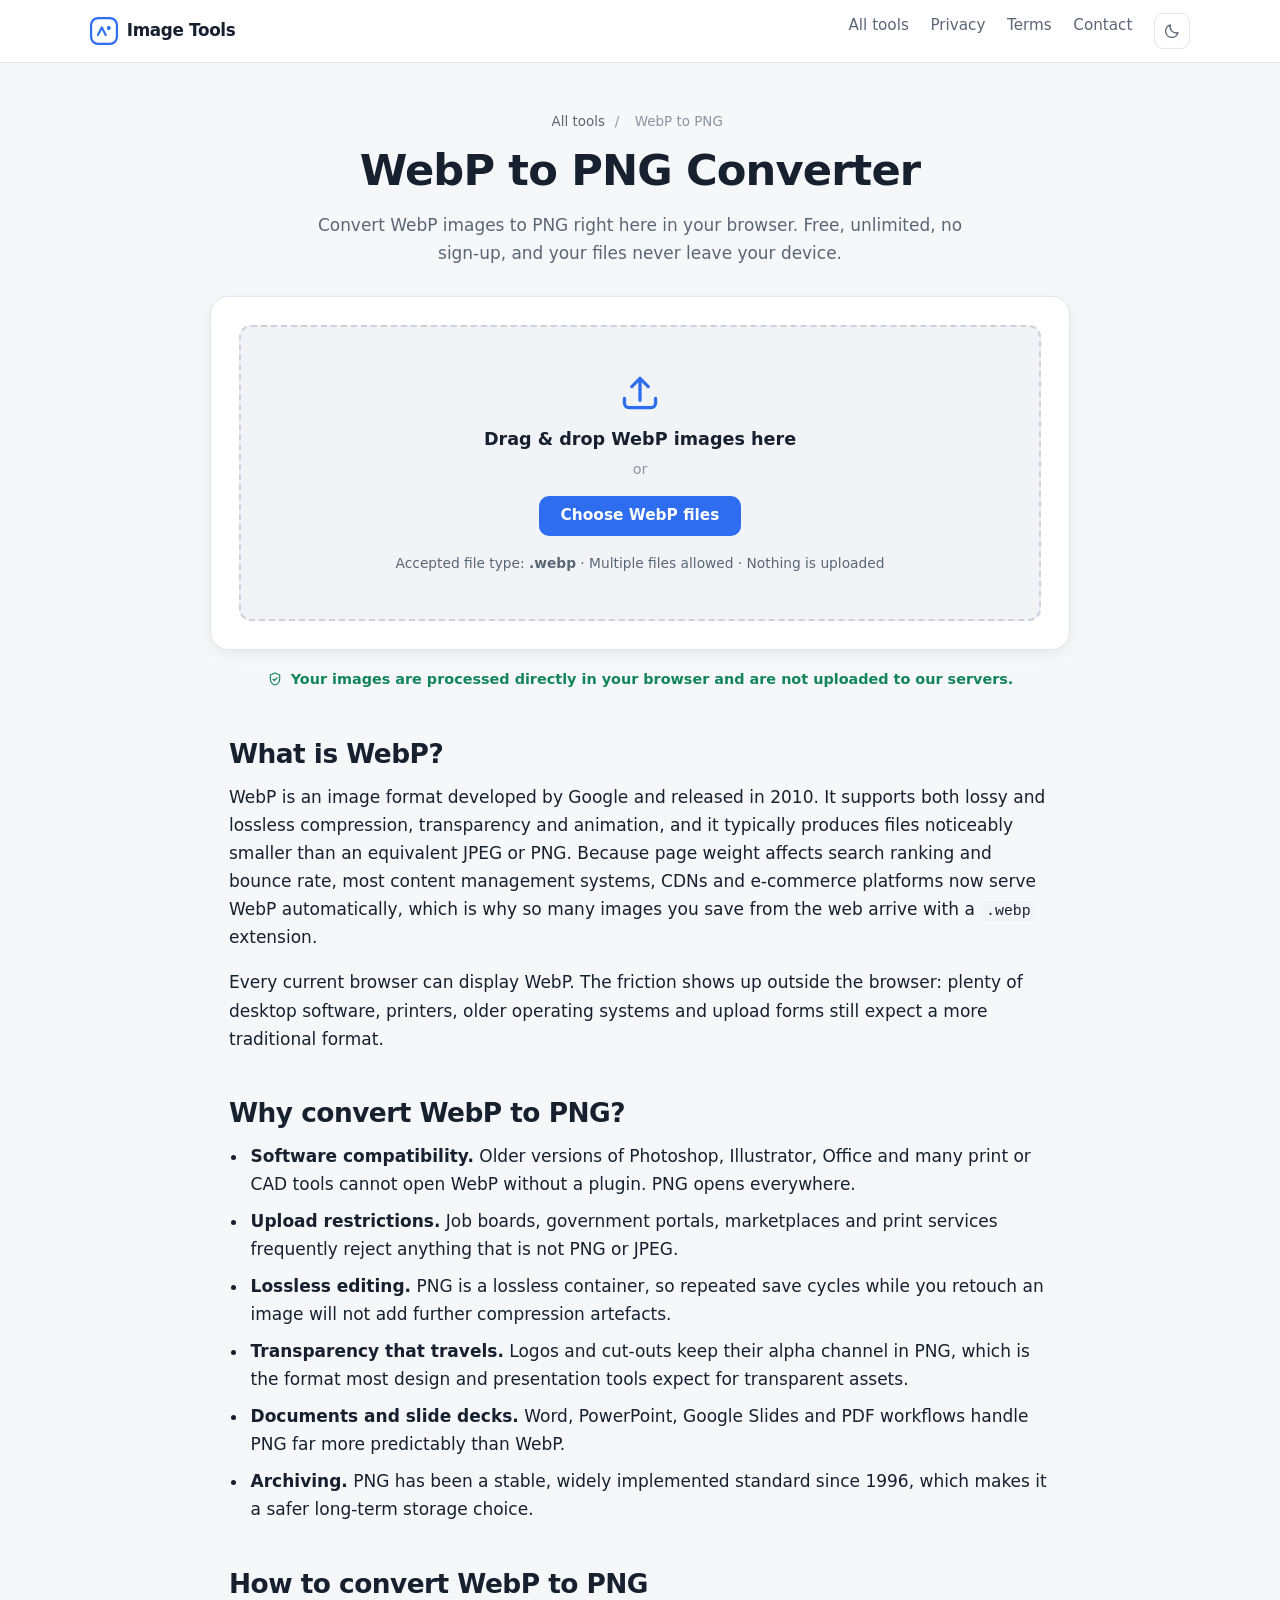
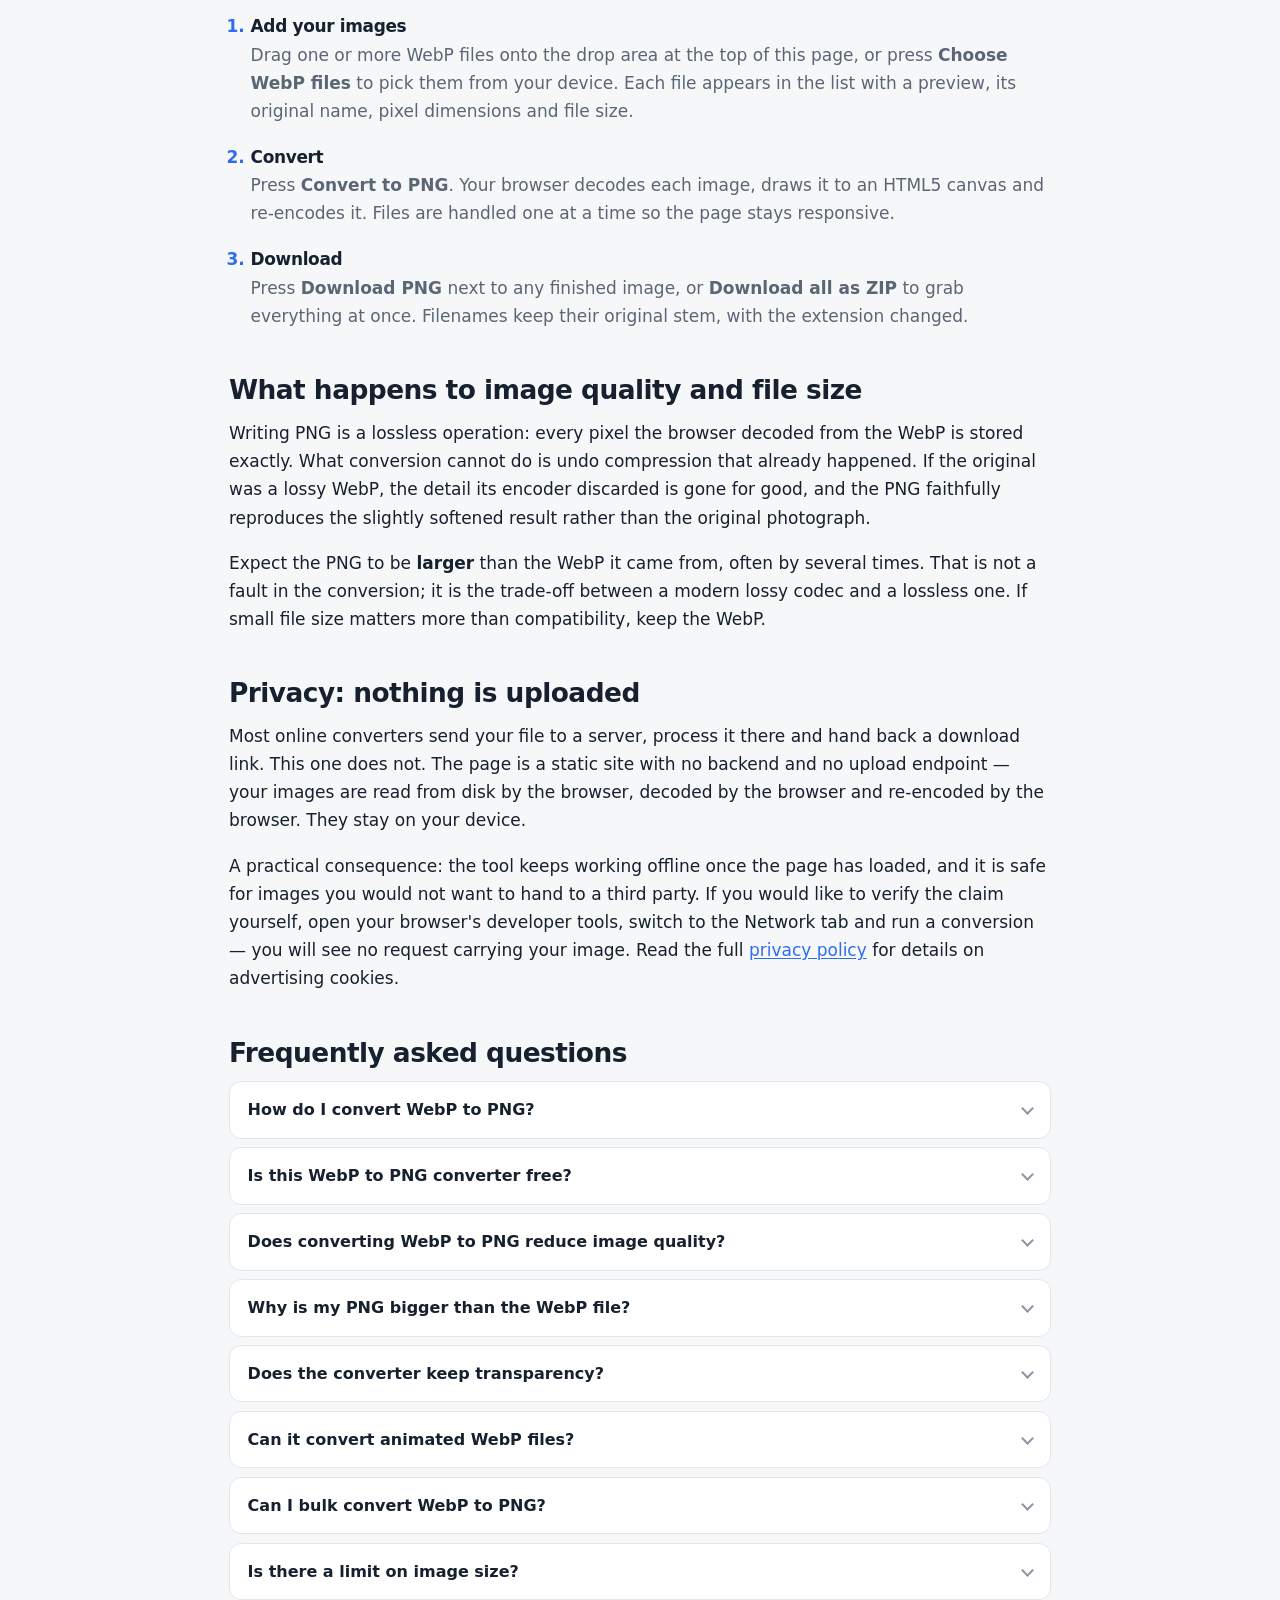
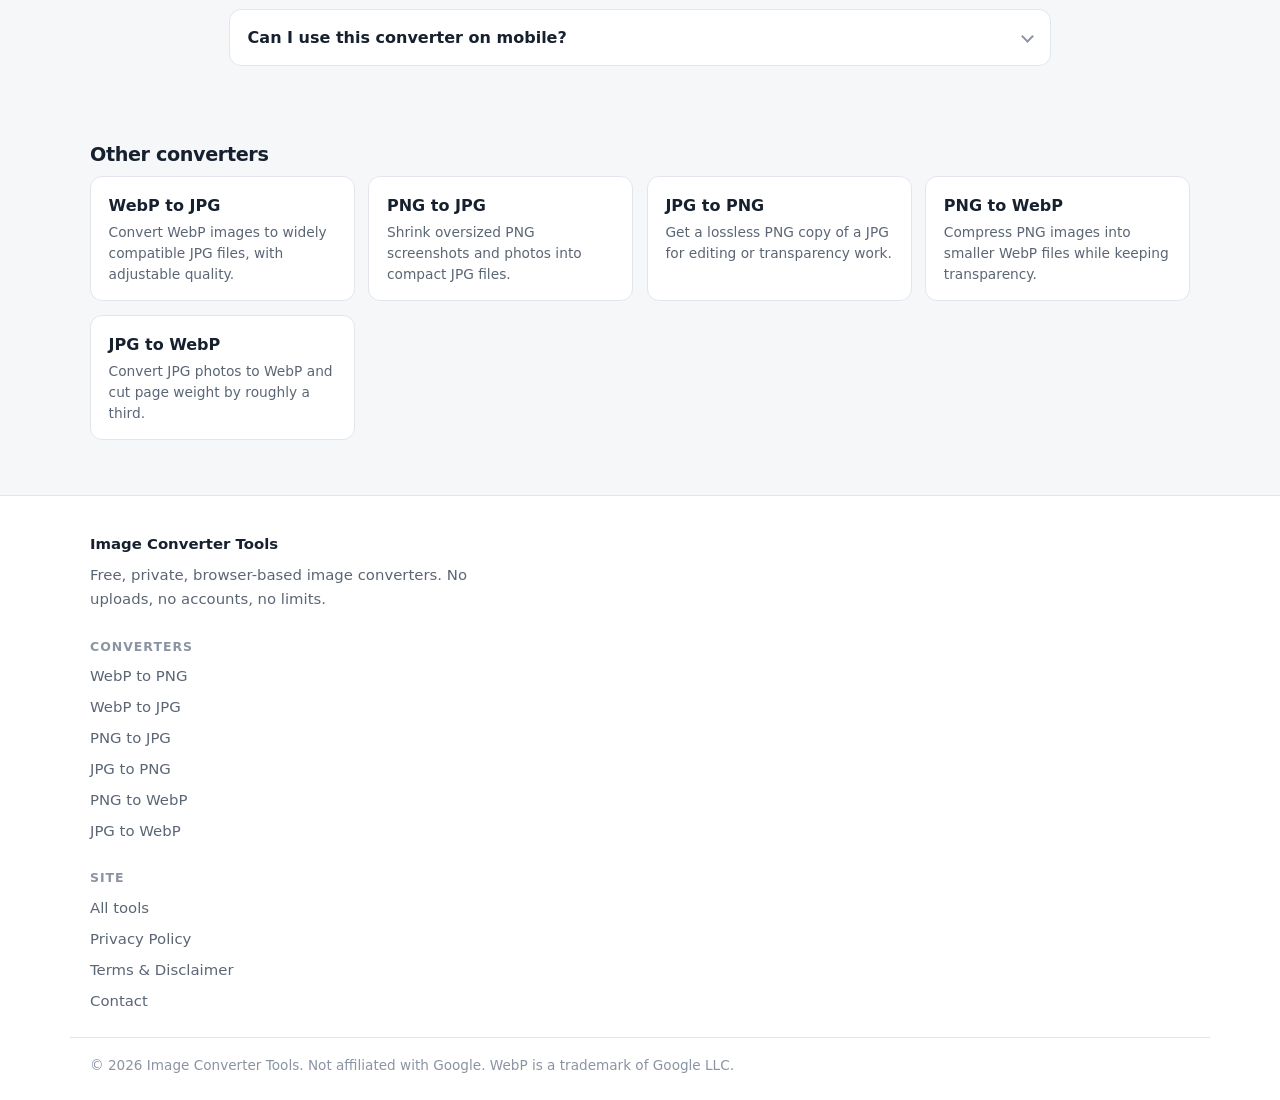
<file: webp-to-png/index.html>
<!DOCTYPE html>
<html lang="en">
<head>
<meta charset="utf-8">
<meta name="viewport" content="width=device-width, initial-scale=1">
<meta name="theme-color" content="#0f172a" media="(prefers-color-scheme: dark)">
<meta name="theme-color" content="#ffffff" media="(prefers-color-scheme: light)">
<script>(function(){try{var t=localStorage.getItem("theme");if(t==="light"||t==="dark")document.documentElement.dataset.theme=t}catch(e){}})();</script>

<!-- ==========================================================================
     SEO METADATA - generated by tools/build.py from tools/content.py.
     Edit the content file and re-run the build rather than editing here.
     ========================================================================== -->
<title>WebP to PNG Converter - Free Online Tool (No Upload)</title>
<meta name="description" content="Convert WebP to PNG online for free. Drag and drop one or many WebP images and download PNG files instantly. Conversion runs in your browser, so images are never uploaded.">
<link rel="canonical" href="https://convert-img.me/webp-to-png/">
<meta name="robots" content="index, follow, max-image-preview:large">

<meta property="og:type" content="website">
<meta property="og:site_name" content="Image Converter Tools">
<meta property="og:title" content="WebP to PNG Converter - Free Online Tool (No Upload)">
<meta property="og:description" content="Convert WebP to PNG online for free. Drag and drop one or many WebP images and download PNG files instantly. Conversion runs in your browser, so images are never uploaded.">
<meta property="og:url" content="https://convert-img.me/webp-to-png/">
<meta property="og:image" content="https://convert-img.me/assets/img/og-webp-to-png.png">
<meta property="og:image:width" content="1200">
<meta property="og:image:height" content="630">
<meta property="og:locale" content="en_US">

<meta name="twitter:card" content="summary_large_image">
<meta name="twitter:title" content="WebP to PNG Converter - Free Online Tool (No Upload)">
<meta name="twitter:description" content="Convert WebP to PNG online for free. Drag and drop one or many WebP images and download PNG files instantly. Conversion runs in your browser, so images are never uploaded.">
<meta name="twitter:image" content="https://convert-img.me/assets/img/og-webp-to-png.png">

<link rel="icon" href="../assets/img/favicon.svg" type="image/svg+xml">
<link rel="apple-touch-icon" href="../assets/img/icon-192.png">
<link rel="manifest" href="../manifest.webmanifest">
<link rel="stylesheet" href="../assets/css/styles.css">

<!-- ==========================================================================
     GOOGLE ADSENSE LOADER
     After your site is approved, paste the single AdSense script tag here:
     <script async src="https://pagead2.googlesyndication.com/pagead/js/adsbygoogle.js?client=ca-pub-XXXXXXXXXXXXXXXX" crossorigin="anonymous"></script>
     Then fill in the individual .ad-slot containers in the page body.

     GOOGLE SEARCH CONSOLE VERIFICATION
     <meta name="google-site-verification" content="YOUR_TOKEN">

     GOOGLE ANALYTICS (optional)
     Paste your gtag.js snippet here. Omitted by default so the page makes
     zero third-party requests out of the box.
     ========================================================================== -->
<script type="application/ld+json">
{
  "@context": "https://schema.org",
  "@graph": [
    {
      "@type": "WebApplication",
      "name": "WebP to PNG Converter",
      "url": "https://convert-img.me/webp-to-png/",
      "applicationCategory": "MultimediaApplication",
      "operatingSystem": "Any modern web browser",
      "browserRequirements": "Requires JavaScript and HTML5 Canvas support",
      "description": "Convert WebP to PNG online for free. Drag and drop one or many WebP images and download PNG files instantly. Conversion runs in your browser, so images are never uploaded.",
      "offers": {
        "@type": "Offer",
        "price": "0",
        "priceCurrency": "USD"
      }
    },
    {
      "@type": "HowTo",
      "name": "How to convert WebP to PNG",
      "totalTime": "PT1M",
      "step": [
        {
          "@type": "HowToStep",
          "name": "Add your files",
          "text": "Drag WebP images onto the drop area, or use the Choose WebP files button to pick them from your device."
        },
        {
          "@type": "HowToStep",
          "name": "Convert",
          "text": "Press Convert to PNG. Each image is decoded and re-encoded inside your browser."
        },
        {
          "@type": "HowToStep",
          "name": "Download",
          "text": "Download each PNG individually, or use Download all as ZIP for several images at once."
        }
      ]
    },
    {
      "@type": "BreadcrumbList",
      "itemListElement": [
        {
          "@type": "ListItem",
          "position": 1,
          "name": "All tools",
          "item": "https://convert-img.me/"
        },
        {
          "@type": "ListItem",
          "position": 2,
          "name": "WebP to PNG Converter",
          "item": "https://convert-img.me/webp-to-png/"
        }
      ]
    },
    {
      "@type": "FAQPage",
      "mainEntity": [
        {
          "@type": "Question",
          "name": "How do I convert WebP to PNG?",
          "acceptedAnswer": {
            "@type": "Answer",
            "text": "Add your WebP files to the drop area at the top of this page, press Convert to PNG, then download the results. The whole process runs in your browser and usually takes a second or two per image."
          }
        },
        {
          "@type": "Question",
          "name": "Is this WebP to PNG converter free?",
          "acceptedAnswer": {
            "@type": "Answer",
            "text": "Yes. There is no sign-up, no watermark and no daily quota. Running costs are covered by advertising, which is kept clearly labelled and separate from the tool controls."
          }
        },
        {
          "@type": "Question",
          "name": "Does converting WebP to PNG reduce image quality?",
          "acceptedAnswer": {
            "@type": "Answer",
            "text": "The PNG step is lossless, so nothing is lost in conversion. However, if the source was a lossy WebP, the artefacts already baked into it remain — converting cannot restore detail that the WebP encoder discarded."
          }
        },
        {
          "@type": "Question",
          "name": "Why is my PNG bigger than the WebP file?",
          "acceptedAnswer": {
            "@type": "Answer",
            "text": "That is expected. WebP compresses photographic content much more aggressively than PNG. PNG is lossless, so it stores every pixel exactly and the file is usually several times larger."
          }
        },
        {
          "@type": "Question",
          "name": "Does the converter keep transparency?",
          "acceptedAnswer": {
            "@type": "Answer",
            "text": "Yes. WebP images with an alpha channel are drawn onto a transparent canvas, and PNG supports full alpha, so transparent areas survive the conversion."
          }
        },
        {
          "@type": "Question",
          "name": "Can it convert animated WebP files?",
          "acceptedAnswer": {
            "@type": "Answer",
            "text": "Only the first frame. PNG is a single-frame format, so an animated WebP converts to a still image."
          }
        },
        {
          "@type": "Question",
          "name": "Can I bulk convert WebP to PNG?",
          "acceptedAnswer": {
            "@type": "Answer",
            "text": "Yes. Add as many files as you like and press convert once. They are processed one after another so the page stays responsive, and Download all as ZIP collects the results in a single archive."
          }
        },
        {
          "@type": "Question",
          "name": "Is there a limit on image size?",
          "acceptedAnswer": {
            "@type": "Answer",
            "text": "There is no fixed file-size limit, but conversion is bounded by your device's memory and your browser's maximum canvas size. Images wider or taller than 16,384 pixels may fail — mobile Safari is the strictest here. The tool tells you when an image exceeds what your browser can handle."
          }
        },
        {
          "@type": "Question",
          "name": "Can I use this converter on mobile?",
          "acceptedAnswer": {
            "@type": "Answer",
            "text": "Yes. The page is responsive and works in mobile Chrome, Safari, Firefox and Edge. Very large images may fail on phones because of tighter memory limits."
          }
        }
      ]
    }
  ]
}
</script>
</head>
<body>
<a class="skip-link" href="#main">Skip to the converter</a>

<header class="site-header">
  <div class="wrap header-inner">
    <a class="brand" href="../" aria-label="Image Converter Tools, home">
      <svg class="brand-mark" width="28" height="28" viewBox="0 0 32 32" aria-hidden="true" focusable="false"><rect x="1.25" y="1.25" width="29.5" height="29.5" rx="8" fill="none" stroke="currentColor" stroke-width="2.5"/><path d="M9 20.5 13.5 12l4.5 8.5" fill="none" stroke="currentColor" stroke-width="2.5" stroke-linecap="round" stroke-linejoin="round"/><circle cx="21.5" cy="12.5" r="2.25" fill="currentColor"/></svg>
      <span class="brand-text">Image&nbsp;Tools</span>
    </a>
    <nav class="site-nav" aria-label="Primary">
      <a href="../">All tools</a>
      <a href="../privacy.html">Privacy</a>
      <a href="../terms.html">Terms</a>
      <a href="../contact.html">Contact</a>
      <button type="button" class="theme-toggle" id="theme-toggle" aria-label="Switch colour theme"><svg class="icon-sun" width="18" height="18" viewBox="0 0 24 24" aria-hidden="true" focusable="false"><circle cx="12" cy="12" r="4.2" fill="none" stroke="currentColor" stroke-width="1.8"/><path d="M12 2.5v2.2M12 19.3v2.2M2.5 12h2.2M19.3 12h2.2M5.2 5.2l1.6 1.6M17.2 17.2l1.6 1.6M18.8 5.2l-1.6 1.6M6.8 17.2l-1.6 1.6" stroke="currentColor" stroke-width="1.8" stroke-linecap="round"/></svg><svg class="icon-moon" width="18" height="18" viewBox="0 0 24 24" aria-hidden="true" focusable="false"><path d="M20 14.2A8.2 8.2 0 0 1 9.8 4a8.4 8.4 0 1 0 10.2 10.2z" fill="none" stroke="currentColor" stroke-width="1.8" stroke-linejoin="round"/></svg></button>
    </nav>
  </div>
</header>

<main id="main">

  <!-- ===================== CONVERTER (the product) ===================== -->
  <section class="hero" id="converter" aria-labelledby="page-title">
    <div class="wrap">
      <nav class="crumbs" aria-label="Breadcrumb">
        <a href="../">All tools</a> <span aria-hidden="true">/</span> <span aria-current="page">WebP to PNG</span>
      </nav>
      <h1 id="page-title">WebP to PNG Converter</h1>
      <p class="lede">Convert WebP images to PNG right here in your browser. Free, unlimited, no sign-up, and your files never leave your device.</p>

      <div class="tool-card">
        <!-- Drop zone. The visible button is a real <label> for the file input,
             so keyboard and screen-reader users get the same entry point. -->
        <div class="dropzone" id="dropzone">
          <svg class="dropzone-icon" width="44" height="44" viewBox="0 0 24 24" aria-hidden="true" focusable="false">
            <path d="M12 16V4m0 0L7.5 8.5M12 4l4.5 4.5" fill="none" stroke="currentColor" stroke-width="1.8" stroke-linecap="round" stroke-linejoin="round"/>
            <path d="M3.5 15v2.5A2.5 2.5 0 0 0 6 20h12a2.5 2.5 0 0 0 2.5-2.5V15" fill="none" stroke="currentColor" stroke-width="1.8" stroke-linecap="round"/>
          </svg>
          <p class="dropzone-title">Drag &amp; drop WebP images here</p>
          <p class="dropzone-sub">or</p>

          <input type="file" id="file-input" class="visually-hidden" multiple aria-describedby="file-help">
          <label class="btn btn-primary" for="file-input">Choose WebP files</label>

          <p class="dropzone-hint" id="file-help">
            Accepted file type: <strong>.webp</strong> &middot; Multiple files allowed &middot; Nothing is uploaded
          </p>
        </div>


        <!-- Live region: every status change is announced once, politely. -->
        <p class="status" id="status" role="status" aria-live="polite"></p>

        <div class="progress" id="progress" hidden>
          <div class="progress-bar" id="progress-bar" role="progressbar"
               aria-label="Conversion progress" aria-valuemin="0" aria-valuemax="100" aria-valuenow="0"></div>
        </div>

        <ul class="file-list" id="file-list" aria-label="Selected images"></ul>

        <div class="toolbar" id="toolbar" hidden>
          <button type="button" class="btn btn-primary" id="convert-btn">Convert to PNG</button>
          <button type="button" class="btn btn-secondary" id="download-all-btn" hidden>Download all as ZIP</button>
          <button type="button" class="btn btn-ghost" id="clear-btn">Clear all</button>
        </div>
      </div>

      <p class="privacy-note">
        <svg width="16" height="16" viewBox="0 0 24 24" aria-hidden="true" focusable="false">
          <path d="M12 3l7 3v5.5c0 4.3-2.9 8.2-7 9.5-4.1-1.3-7-5.2-7-9.5V6l7-3z" fill="none" stroke="currentColor" stroke-width="1.8" stroke-linejoin="round"/>
          <path d="M9 12.2l2.1 2.1L15.2 10" fill="none" stroke="currentColor" stroke-width="1.8" stroke-linecap="round" stroke-linejoin="round"/>
        </svg>
        Your images are processed directly in your browser and are not uploaded to our servers.
      </p>

      <noscript>
        <p class="alert">This converter needs JavaScript, because the conversion runs on your own device rather than on a server. Please enable JavaScript to use the tool.</p>
      </noscript>
    </div>
  </section>

  <!-- AD SLOT 1 (leaderboard)
       To activate: fill in the two IDs below, then remove this opening comment
       marker and the closing one after the </aside>. Keep the <aside> wrapper —
       it reserves the slot's height so a late-loading ad cannot shift the page.

  <aside class="ad-slot ad-slot--leaderboard wrap" aria-label="Advertisement">
    <ins class="adsbygoogle" style="display:block"
         data-ad-client="ca-pub-XXXXXXXXXXXXXXXX" data-ad-slot="XXXXXXXXXX"
         data-ad-format="auto" data-full-width-responsive="true"></ins>
    <script>(adsbygoogle = window.adsbygoogle || []).push({});</script>
  </aside>

  -->

  <div class="wrap content-grid">
    <div class="content-main">

      <section class="section" id="about" aria-labelledby="about-h">
        <h2 id="about-h">What is WebP?</h2>
        <p>WebP is an image format developed by Google and released in 2010. It supports both lossy and lossless compression, transparency and animation, and it typically produces files noticeably smaller than an equivalent JPEG or PNG. Because page weight affects search ranking and bounce rate, most content management systems, CDNs and e-commerce platforms now serve WebP automatically, which is why so many images you save from the web arrive with a <code>.webp</code> extension.</p>
        <p>Every current browser can display WebP. The friction shows up outside the browser: plenty of desktop software, printers, older operating systems and upload forms still expect a more traditional format.</p>
      </section>

      <section class="section" id="why" aria-labelledby="why-h">
        <h2 id="why-h">Why convert WebP to PNG?</h2>
        <ul class="reason-list">
          <li><strong>Software compatibility.</strong> Older versions of Photoshop, Illustrator, Office and many print or CAD tools cannot open WebP without a plugin. PNG opens everywhere.</li>
          <li><strong>Upload restrictions.</strong> Job boards, government portals, marketplaces and print services frequently reject anything that is not PNG or JPEG.</li>
          <li><strong>Lossless editing.</strong> PNG is a lossless container, so repeated save cycles while you retouch an image will not add further compression artefacts.</li>
          <li><strong>Transparency that travels.</strong> Logos and cut-outs keep their alpha channel in PNG, which is the format most design and presentation tools expect for transparent assets.</li>
          <li><strong>Documents and slide decks.</strong> Word, PowerPoint, Google Slides and PDF workflows handle PNG far more predictably than WebP.</li>
          <li><strong>Archiving.</strong> PNG has been a stable, widely implemented standard since 1996, which makes it a safer long-term storage choice.</li>
        </ul>
      </section>

      <section class="section" id="how-to" aria-labelledby="how-to-h">
        <h2 id="how-to-h">How to convert WebP to PNG</h2>
        <ol class="steps">
          <li>
            <h3>Add your images</h3>
            <p>Drag one or more WebP files onto the drop area at the top of this page, or press <strong>Choose WebP files</strong> to pick them from your device. Each file appears in the list with a preview, its original name, pixel dimensions and file size.</p>
          </li>
          <li>
            <h3>Convert</h3>
            <p>Press <strong>Convert to PNG</strong>. Your browser decodes each image, draws it to an HTML5 canvas and re-encodes it. Files are handled one at a time so the page stays responsive.</p>
          </li>
          <li>
            <h3>Download</h3>
            <p>Press <strong>Download PNG</strong> next to any finished image, or <strong>Download all as ZIP</strong> to grab everything at once. Filenames keep their original stem, with the extension changed.</p>
          </li>
        </ol>
      </section>

  <!-- AD SLOT 2 (incontent)
       To activate: fill in the two IDs below, then remove this opening comment
       marker and the closing one after the </aside>. Keep the <aside> wrapper —
       it reserves the slot's height so a late-loading ad cannot shift the page.

  <aside class="ad-slot ad-slot--incontent" aria-label="Advertisement">
    <ins class="adsbygoogle" style="display:block"
         data-ad-client="ca-pub-XXXXXXXXXXXXXXXX" data-ad-slot="XXXXXXXXXX"
         data-ad-format="auto" data-full-width-responsive="true"></ins>
    <script>(adsbygoogle = window.adsbygoogle || []).push({});</script>
  </aside>

  -->

      <!-- id is "image-quality", not "quality": the quality slider owns that id. -->
      <section class="section" id="image-quality" aria-labelledby="image-quality-h">
        <h2 id="image-quality-h">What happens to image quality and file size</h2>
        <p>Writing PNG is a lossless operation: every pixel the browser decoded from the WebP is stored exactly. What conversion cannot do is undo compression that already happened. If the original was a lossy WebP, the detail its encoder discarded is gone for good, and the PNG faithfully reproduces the slightly softened result rather than the original photograph.</p>
        <p>Expect the PNG to be <strong>larger</strong> than the WebP it came from, often by several times. That is not a fault in the conversion; it is the trade-off between a modern lossy codec and a lossless one. If small file size matters more than compatibility, keep the WebP.</p>
      </section>

      <section class="section" id="privacy-section" aria-labelledby="privacy-h">
        <h2 id="privacy-h">Privacy: nothing is uploaded</h2>
        <p>
          Most online converters send your file to a server, process it there and hand back a download
          link. This one does not. The page is a static site with no backend and no upload endpoint —
          your images are read from disk by the browser, decoded by the browser and re-encoded by the
          browser. They stay on your device.
        </p>
        <p>
          A practical consequence: the tool keeps working offline once the page has loaded, and it is
          safe for images you would not want to hand to a third party. If you would like to verify the
          claim yourself, open your browser's developer tools, switch to the Network tab and run a
          conversion — you will see no request carrying your image. Read the full
          <a href="../privacy.html">privacy policy</a> for details on advertising cookies.
        </p>
      </section>

      <section class="section" id="faq" aria-labelledby="faq-h">
        <h2 id="faq-h">Frequently asked questions</h2>
        <div class="faq">
          <details>
            <summary>How do I convert WebP to PNG?</summary>
            <p>Add your WebP files to the drop area at the top of this page, press Convert to PNG, then download the results. The whole process runs in your browser and usually takes a second or two per image.</p>
          </details>
          <details>
            <summary>Is this WebP to PNG converter free?</summary>
            <p>Yes. There is no sign-up, no watermark and no daily quota. Running costs are covered by advertising, which is kept clearly labelled and separate from the tool controls.</p>
          </details>
          <details>
            <summary>Does converting WebP to PNG reduce image quality?</summary>
            <p>The PNG step is lossless, so nothing is lost in conversion. However, if the source was a lossy WebP, the artefacts already baked into it remain — converting cannot restore detail that the WebP encoder discarded.</p>
          </details>
          <details>
            <summary>Why is my PNG bigger than the WebP file?</summary>
            <p>That is expected. WebP compresses photographic content much more aggressively than PNG. PNG is lossless, so it stores every pixel exactly and the file is usually several times larger.</p>
          </details>
          <details>
            <summary>Does the converter keep transparency?</summary>
            <p>Yes. WebP images with an alpha channel are drawn onto a transparent canvas, and PNG supports full alpha, so transparent areas survive the conversion.</p>
          </details>
          <details>
            <summary>Can it convert animated WebP files?</summary>
            <p>Only the first frame. PNG is a single-frame format, so an animated WebP converts to a still image.</p>
          </details>
          <details>
            <summary>Can I bulk convert WebP to PNG?</summary>
            <p>Yes. Add as many files as you like and press convert once. They are processed one after another so the page stays responsive, and Download all as ZIP collects the results in a single archive.</p>
          </details>
          <details>
            <summary>Is there a limit on image size?</summary>
            <p>There is no fixed file-size limit, but conversion is bounded by your device&#x27;s memory and your browser&#x27;s maximum canvas size. Images wider or taller than 16,384 pixels may fail — mobile Safari is the strictest here. The tool tells you when an image exceeds what your browser can handle.</p>
          </details>
          <details>
            <summary>Can I use this converter on mobile?</summary>
            <p>Yes. The page is responsive and works in mobile Chrome, Safari, Firefox and Edge. Very large images may fail on phones because of tighter memory limits.</p>
          </details>
        </div>
      </section>

    </div>

  <!-- AD SLOT 3 (rail)
       To activate: fill in the two IDs below, then remove this opening comment
       marker and the closing one after the </aside>. Keep the <aside> wrapper —
       it reserves the slot's height so a late-loading ad cannot shift the page.

  <aside class="ad-slot ad-slot--rail" aria-label="Advertisement">
    <ins class="adsbygoogle" style="display:block"
         data-ad-client="ca-pub-XXXXXXXXXXXXXXXX" data-ad-slot="XXXXXXXXXX"
         data-ad-format="auto" data-full-width-responsive="true"></ins>
    <script>(adsbygoogle = window.adsbygoogle || []).push({});</script>
  </aside>

  -->
  </div>

  <section class="wrap related" aria-labelledby="related-h">
    <h2 id="related-h">Other converters</h2>
      <ul class="tool-grid">
        <li><a href="../webp-to-jpg/">
          <span class="tool-name">WebP to JPG</span>
          <span class="tool-desc">Convert WebP images to widely compatible JPG files, with adjustable quality.</span>
        </a></li>
        <li><a href="../png-to-jpg/">
          <span class="tool-name">PNG to JPG</span>
          <span class="tool-desc">Shrink oversized PNG screenshots and photos into compact JPG files.</span>
        </a></li>
        <li><a href="../jpg-to-png/">
          <span class="tool-name">JPG to PNG</span>
          <span class="tool-desc">Get a lossless PNG copy of a JPG for editing or transparency work.</span>
        </a></li>
        <li><a href="../png-to-webp/">
          <span class="tool-name">PNG to WebP</span>
          <span class="tool-desc">Compress PNG images into smaller WebP files while keeping transparency.</span>
        </a></li>
        <li><a href="../jpg-to-webp/">
          <span class="tool-name">JPG to WebP</span>
          <span class="tool-desc">Convert JPG photos to WebP and cut page weight by roughly a third.</span>
        </a></li>
      </ul>
  </section>

  <!-- AD SLOT 4 (leaderboard)
       To activate: fill in the two IDs below, then remove this opening comment
       marker and the closing one after the </aside>. Keep the <aside> wrapper —
       it reserves the slot's height so a late-loading ad cannot shift the page.

  <aside class="ad-slot ad-slot--leaderboard wrap" aria-label="Advertisement">
    <ins class="adsbygoogle" style="display:block"
         data-ad-client="ca-pub-XXXXXXXXXXXXXXXX" data-ad-slot="XXXXXXXXXX"
         data-ad-format="auto" data-full-width-responsive="true"></ins>
    <script>(adsbygoogle = window.adsbygoogle || []).push({});</script>
  </aside>

  -->

</main>

<footer class="site-footer">
  <div class="wrap footer-inner">
    <div class="footer-brand">
      <strong>Image Converter Tools</strong>
      <p>Free, private, browser-based image converters. No uploads, no accounts, no limits.</p>
    </div>
    <nav class="footer-nav" aria-label="Converters">
      <h2 class="footer-heading">Converters</h2>
      <ul>
        <li><a href="../webp-to-png/">WebP to PNG</a></li>
        <li><a href="../webp-to-jpg/">WebP to JPG</a></li>
        <li><a href="../png-to-jpg/">PNG to JPG</a></li>
        <li><a href="../jpg-to-png/">JPG to PNG</a></li>
        <li><a href="../png-to-webp/">PNG to WebP</a></li>
        <li><a href="../jpg-to-webp/">JPG to WebP</a></li>
      </ul>
    </nav>
    <nav class="footer-nav" aria-label="Legal">
      <h2 class="footer-heading">Site</h2>
      <ul>
        <li><a href="../">All tools</a></li>
        <li><a href="../privacy.html">Privacy Policy</a></li>
        <li><a href="../terms.html">Terms &amp; Disclaimer</a></li>
        <li><a href="../contact.html">Contact</a></li>
      </ul>
    </nav>
  </div>
  <div class="wrap footer-bottom">
    <p>&copy; <span id="year">2026</span> Image Converter Tools. Not affiliated with Google. WebP is a trademark of Google LLC.</p>
  </div>
</footer>

<script src="../assets/js/theme.js" defer></script>
<script type="application/json" id="tool-config">{"source": "webp", "target": "png"}</script>
<script type="module" src="../assets/js/app.js"></script>
</body>
</html>
</file>
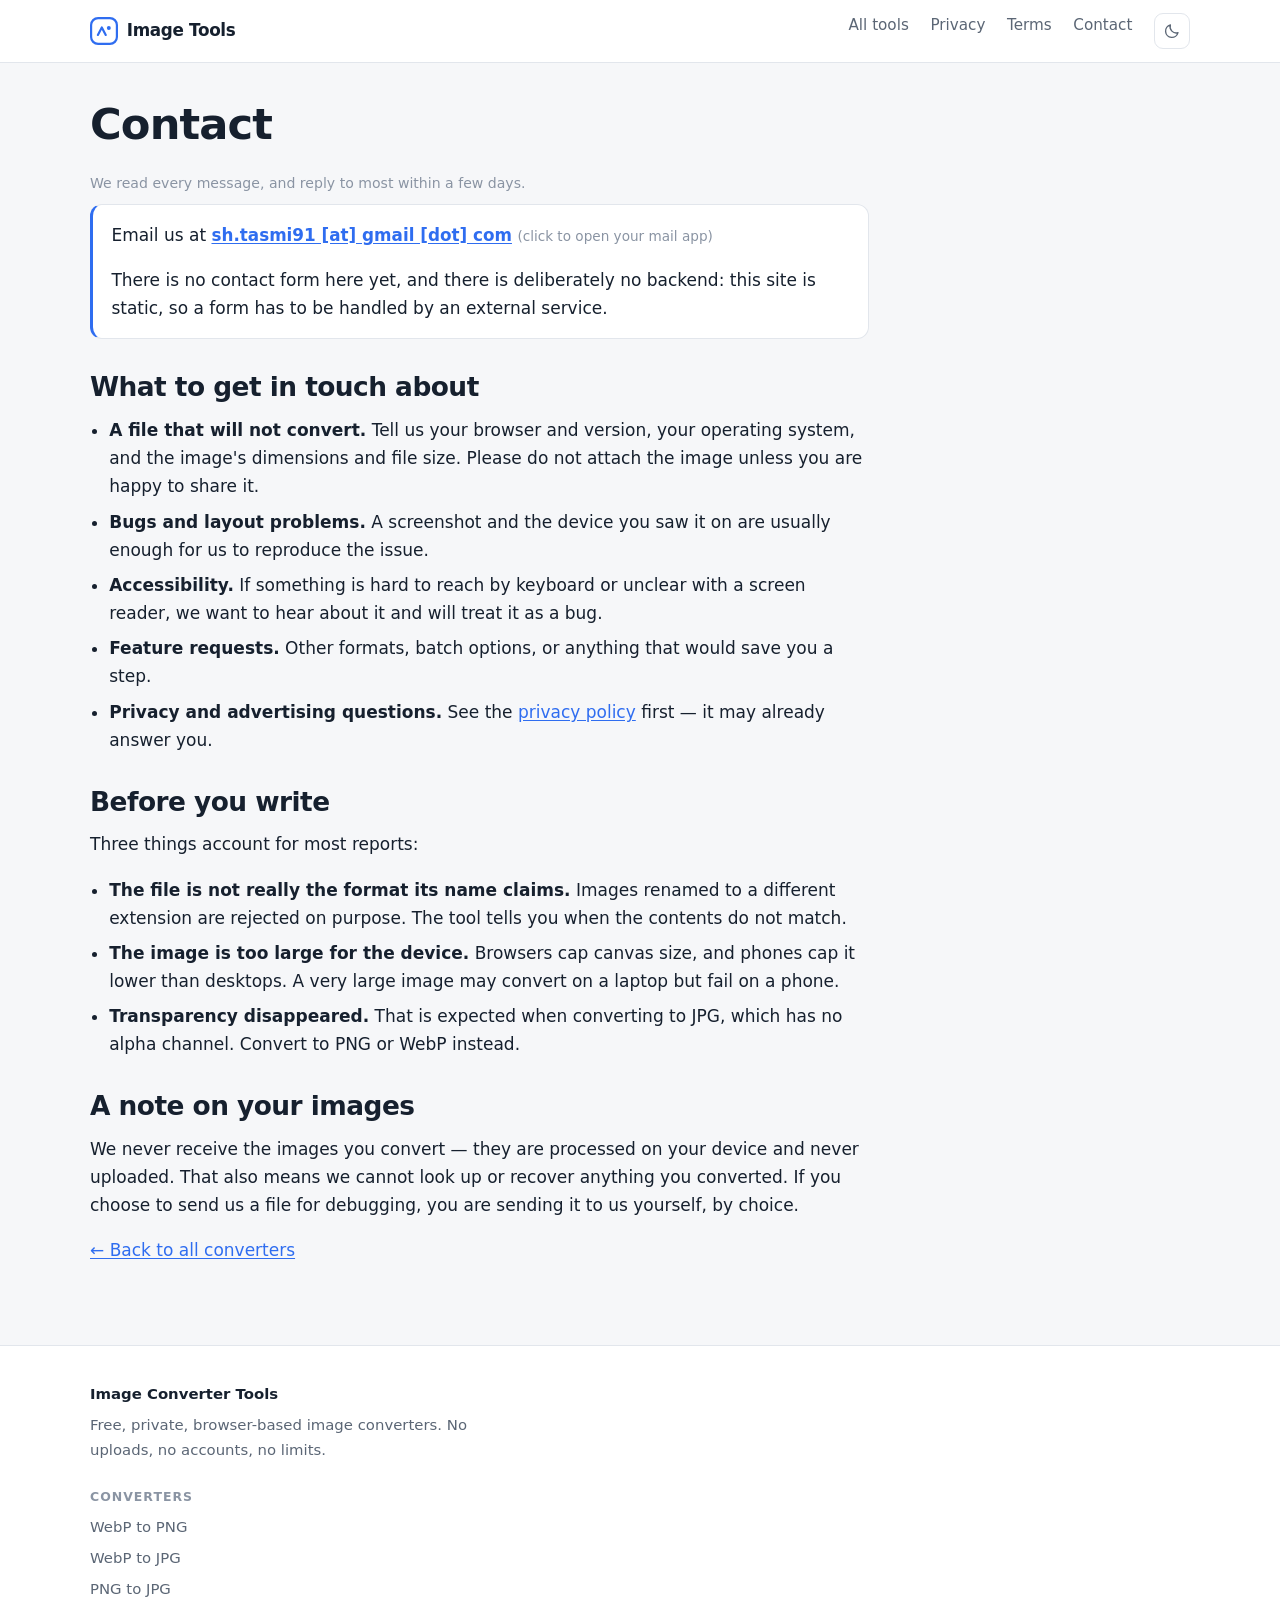
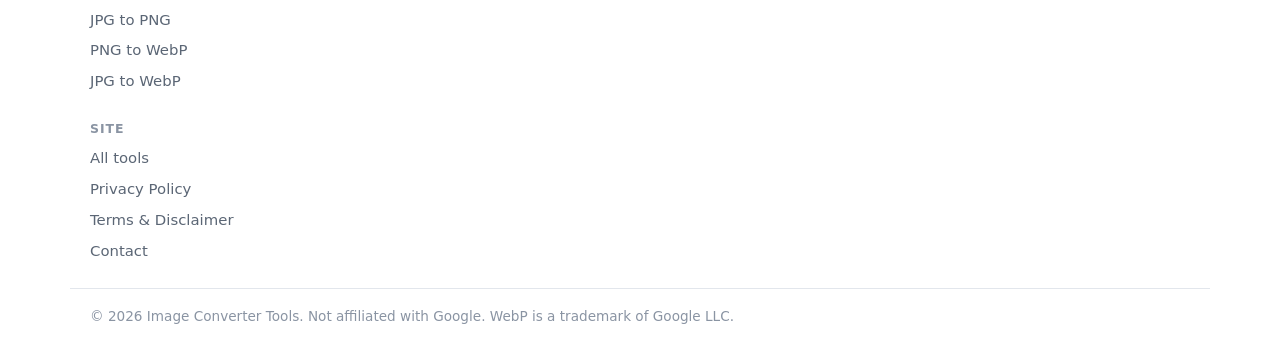
<file: contact.html>
<!DOCTYPE html>
<html lang="en">
<head>
<meta charset="utf-8">
<meta name="viewport" content="width=device-width, initial-scale=1">
<meta name="theme-color" content="#0f172a" media="(prefers-color-scheme: dark)">
<meta name="theme-color" content="#ffffff" media="(prefers-color-scheme: light)">
<script>(function(){try{var t=localStorage.getItem("theme");if(t==="light"||t==="dark")document.documentElement.dataset.theme=t}catch(e){}})();</script>

<!-- ==========================================================================
     SEO METADATA - generated by tools/build.py from tools/content.py.
     Edit the content file and re-run the build rather than editing here.
     ========================================================================== -->
<title>Contact - Image Converter Tools</title>
<meta name="description" content="Get in touch about these free image converters: bug reports, feature requests, accessibility issues and privacy questions.">
<link rel="canonical" href="https://convert-img.me/contact.html">
<meta name="robots" content="index, follow, max-image-preview:large">

<meta property="og:type" content="website">
<meta property="og:site_name" content="Image Converter Tools">
<meta property="og:title" content="Contact - Image Converter Tools">
<meta property="og:description" content="Get in touch about these free image converters: bug reports, feature requests, accessibility issues and privacy questions.">
<meta property="og:url" content="https://convert-img.me/contact.html">
<meta property="og:image" content="https://convert-img.me/assets/img/og-image.png">
<meta property="og:image:width" content="1200">
<meta property="og:image:height" content="630">
<meta property="og:locale" content="en_US">

<meta name="twitter:card" content="summary_large_image">
<meta name="twitter:title" content="Contact - Image Converter Tools">
<meta name="twitter:description" content="Get in touch about these free image converters: bug reports, feature requests, accessibility issues and privacy questions.">
<meta name="twitter:image" content="https://convert-img.me/assets/img/og-image.png">

<link rel="icon" href="assets/img/favicon.svg" type="image/svg+xml">
<link rel="apple-touch-icon" href="assets/img/icon-192.png">
<link rel="manifest" href="manifest.webmanifest">
<link rel="stylesheet" href="assets/css/styles.css">

<!-- ==========================================================================
     GOOGLE ADSENSE LOADER
     After your site is approved, paste the single AdSense script tag here:
     <script async src="https://pagead2.googlesyndication.com/pagead/js/adsbygoogle.js?client=ca-pub-XXXXXXXXXXXXXXXX" crossorigin="anonymous"></script>
     Then fill in the individual .ad-slot containers in the page body.

     GOOGLE SEARCH CONSOLE VERIFICATION
     <meta name="google-site-verification" content="YOUR_TOKEN">

     GOOGLE ANALYTICS (optional)
     Paste your gtag.js snippet here. Omitted by default so the page makes
     zero third-party requests out of the box.
     ========================================================================== -->
</head>
<body>
<a class="skip-link" href="#main">Skip to the converter</a>

<header class="site-header">
  <div class="wrap header-inner">
    <a class="brand" href="./" aria-label="Image Converter Tools, home">
      <svg class="brand-mark" width="28" height="28" viewBox="0 0 32 32" aria-hidden="true" focusable="false"><rect x="1.25" y="1.25" width="29.5" height="29.5" rx="8" fill="none" stroke="currentColor" stroke-width="2.5"/><path d="M9 20.5 13.5 12l4.5 8.5" fill="none" stroke="currentColor" stroke-width="2.5" stroke-linecap="round" stroke-linejoin="round"/><circle cx="21.5" cy="12.5" r="2.25" fill="currentColor"/></svg>
      <span class="brand-text">Image&nbsp;Tools</span>
    </a>
    <nav class="site-nav" aria-label="Primary">
      <a href="./">All tools</a>
      <a href="privacy.html">Privacy</a>
      <a href="terms.html">Terms</a>
      <a href="contact.html" aria-current="page">Contact</a>
      <button type="button" class="theme-toggle" id="theme-toggle" aria-label="Switch colour theme"><svg class="icon-sun" width="18" height="18" viewBox="0 0 24 24" aria-hidden="true" focusable="false"><circle cx="12" cy="12" r="4.2" fill="none" stroke="currentColor" stroke-width="1.8"/><path d="M12 2.5v2.2M12 19.3v2.2M2.5 12h2.2M19.3 12h2.2M5.2 5.2l1.6 1.6M17.2 17.2l1.6 1.6M18.8 5.2l-1.6 1.6M6.8 17.2l-1.6 1.6" stroke="currentColor" stroke-width="1.8" stroke-linecap="round"/></svg><svg class="icon-moon" width="18" height="18" viewBox="0 0 24 24" aria-hidden="true" focusable="false"><path d="M20 14.2A8.2 8.2 0 0 1 9.8 4a8.4 8.4 0 1 0 10.2 10.2z" fill="none" stroke="currentColor" stroke-width="1.8" stroke-linejoin="round"/></svg></button>
    </nav>
  </div>
</header>

<main id="main" class="wrap">
  <div class="page-header">
    <h1>Contact</h1>
    <p class="updated">We read every message, and reply to most within a few days.</p>
  </div>

  <article class="prose">
    <div class="callout">
      <p>Email us at
        <!-- No contact form is configured yet: set WEB3FORMS_ACCESS_KEY in
             tools/content.py and rebuild to replace this with a form.

             Until then the address is protected two ways: the raw HTML splits it
             across data- attributes with the "@" added at runtime, and the
             visible text stays in [at] / [dot] form, so it cannot be copied off
             the screen either. Script only fills in the mailto: href. -->
        <a class="contact-link" id="contact-email" href="#contact-email"
           data-user="sh.tasmi91" data-domain="gmail.com"
           >sh.tasmi91 [at] gmail [dot] com</a>
        <span class="contact-hint">(click to open your mail app)</span>
        <script>
        (function () {
          var a = document.getElementById('contact-email');
          if (!a) return;
          a.href = 'mailto:' + a.dataset.user + String.fromCharCode(64) + a.dataset.domain;
        })();
        </script>
      </p>
      <p>There is no contact form here yet, and there is deliberately no backend:
        this site is static, so a form has to be handled by an external service.</p>
    </div>

    <h2>What to get in touch about</h2>
    <ul>
      <li><strong>A file that will not convert.</strong> Tell us your browser and version, your operating system, and the image's dimensions and file size. Please do not attach the image unless you are happy to share it.</li>
      <li><strong>Bugs and layout problems.</strong> A screenshot and the device you saw it on are usually enough for us to reproduce the issue.</li>
      <li><strong>Accessibility.</strong> If something is hard to reach by keyboard or unclear with a screen reader, we want to hear about it and will treat it as a bug.</li>
      <li><strong>Feature requests.</strong> Other formats, batch options, or anything that would save you a step.</li>
      <li><strong>Privacy and advertising questions.</strong> See the <a href="privacy.html">privacy policy</a> first — it may already answer you.</li>
    </ul>

    <h2>Before you write</h2>
    <p>Three things account for most reports:</p>
    <ul>
      <li><strong>The file is not really the format its name claims.</strong> Images renamed to a different extension are rejected on purpose. The tool tells you when the contents do not match.</li>
      <li><strong>The image is too large for the device.</strong> Browsers cap canvas size, and phones cap it lower than desktops. A very large image may convert on a laptop but fail on a phone.</li>
      <li><strong>Transparency disappeared.</strong> That is expected when converting to JPG, which has no alpha channel. Convert to PNG or WebP instead.</li>
    </ul>

    <h2>A note on your images</h2>
    <p>We never receive the images you convert — they are processed on your device and never uploaded. That also means we cannot look up or recover anything you converted. If you choose to send us a file for debugging, you are sending it to us yourself, by choice.</p>

    <p><a href="./">← Back to all converters</a></p>
  </article>
</main>

<footer class="site-footer">
  <div class="wrap footer-inner">
    <div class="footer-brand">
      <strong>Image Converter Tools</strong>
      <p>Free, private, browser-based image converters. No uploads, no accounts, no limits.</p>
    </div>
    <nav class="footer-nav" aria-label="Converters">
      <h2 class="footer-heading">Converters</h2>
      <ul>
        <li><a href="webp-to-png/">WebP to PNG</a></li>
        <li><a href="webp-to-jpg/">WebP to JPG</a></li>
        <li><a href="png-to-jpg/">PNG to JPG</a></li>
        <li><a href="jpg-to-png/">JPG to PNG</a></li>
        <li><a href="png-to-webp/">PNG to WebP</a></li>
        <li><a href="jpg-to-webp/">JPG to WebP</a></li>
      </ul>
    </nav>
    <nav class="footer-nav" aria-label="Legal">
      <h2 class="footer-heading">Site</h2>
      <ul>
        <li><a href="./">All tools</a></li>
        <li><a href="privacy.html">Privacy Policy</a></li>
        <li><a href="terms.html">Terms &amp; Disclaimer</a></li>
        <li><a href="contact.html">Contact</a></li>
      </ul>
    </nav>
  </div>
  <div class="wrap footer-bottom">
    <p>&copy; <span id="year">2026</span> Image Converter Tools. Not affiliated with Google. WebP is a trademark of Google LLC.</p>
  </div>
</footer>

<script src="assets/js/theme.js" defer></script>
</body>
</html>
</file>
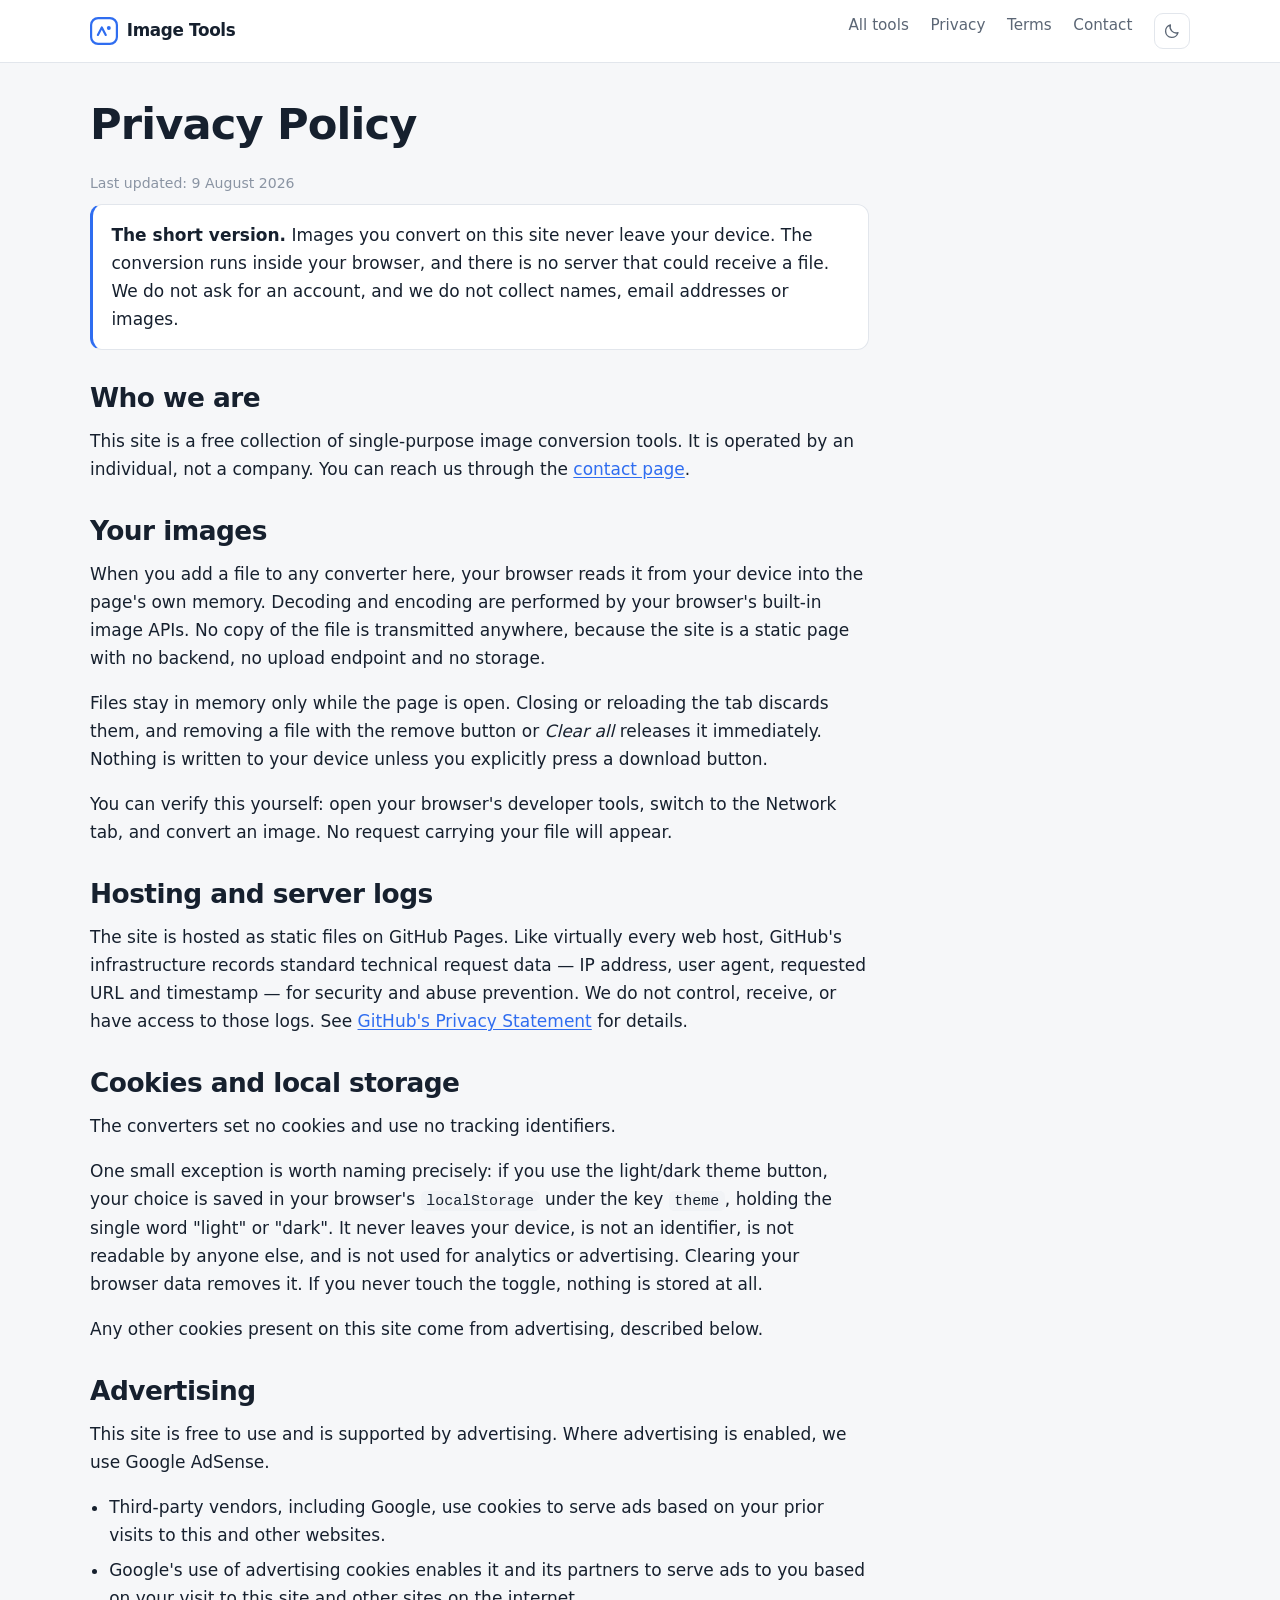
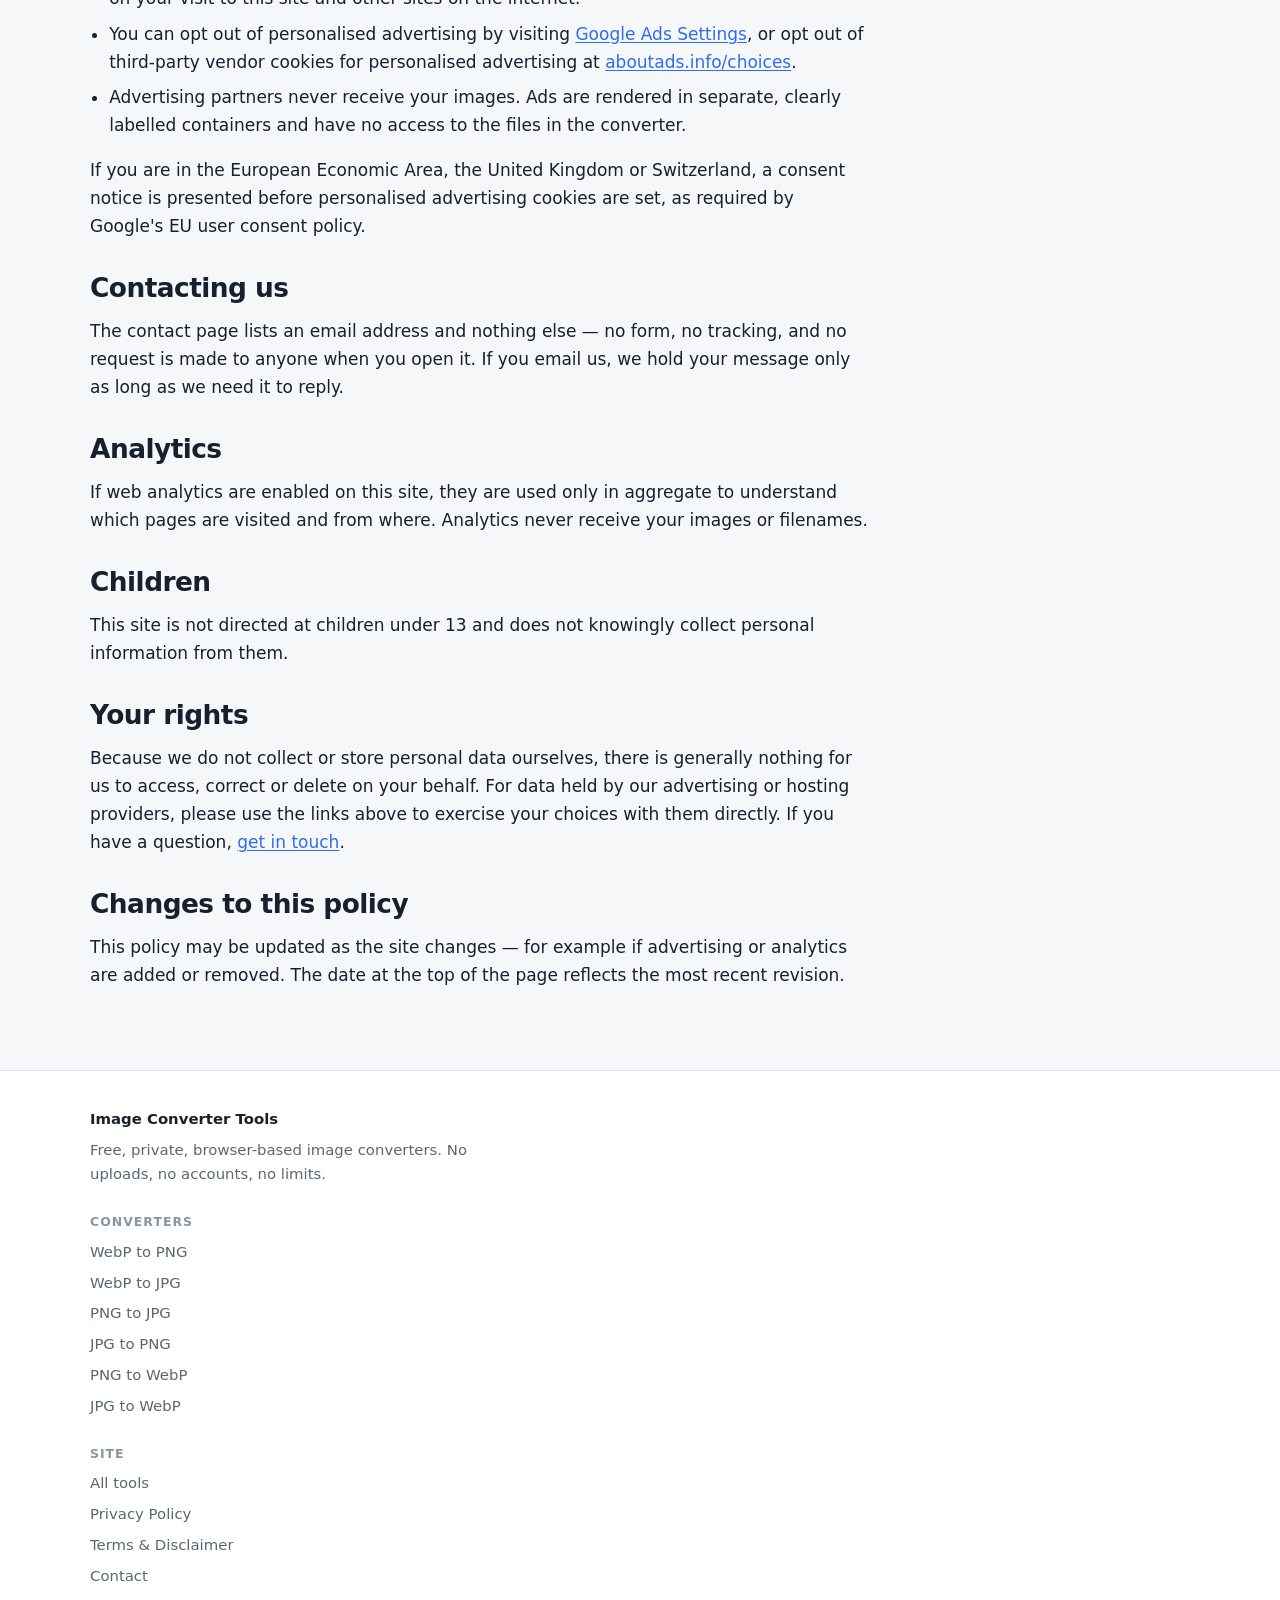
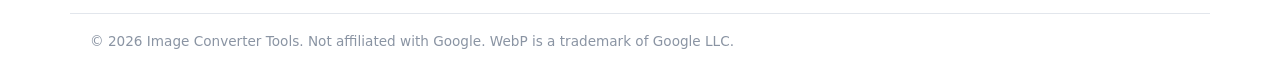
<file: privacy.html>
<!DOCTYPE html>
<html lang="en">
<head>
<meta charset="utf-8">
<meta name="viewport" content="width=device-width, initial-scale=1">
<meta name="theme-color" content="#0f172a" media="(prefers-color-scheme: dark)">
<meta name="theme-color" content="#ffffff" media="(prefers-color-scheme: light)">
<script>(function(){try{var t=localStorage.getItem("theme");if(t==="light"||t==="dark")document.documentElement.dataset.theme=t}catch(e){}})();</script>

<!-- ==========================================================================
     SEO METADATA - generated by tools/build.py from tools/content.py.
     Edit the content file and re-run the build rather than editing here.
     ========================================================================== -->
<title>Privacy Policy - Image Converter Tools</title>
<meta name="description" content="How this site handles your data: images are converted locally in your browser and are never uploaded. Details on cookies, advertising and analytics.">
<link rel="canonical" href="https://convert-img.me/privacy.html">
<meta name="robots" content="index, follow, max-image-preview:large">

<meta property="og:type" content="website">
<meta property="og:site_name" content="Image Converter Tools">
<meta property="og:title" content="Privacy Policy - Image Converter Tools">
<meta property="og:description" content="How this site handles your data: images are converted locally in your browser and are never uploaded. Details on cookies, advertising and analytics.">
<meta property="og:url" content="https://convert-img.me/privacy.html">
<meta property="og:image" content="https://convert-img.me/assets/img/og-image.png">
<meta property="og:image:width" content="1200">
<meta property="og:image:height" content="630">
<meta property="og:locale" content="en_US">

<meta name="twitter:card" content="summary_large_image">
<meta name="twitter:title" content="Privacy Policy - Image Converter Tools">
<meta name="twitter:description" content="How this site handles your data: images are converted locally in your browser and are never uploaded. Details on cookies, advertising and analytics.">
<meta name="twitter:image" content="https://convert-img.me/assets/img/og-image.png">

<link rel="icon" href="assets/img/favicon.svg" type="image/svg+xml">
<link rel="apple-touch-icon" href="assets/img/icon-192.png">
<link rel="manifest" href="manifest.webmanifest">
<link rel="stylesheet" href="assets/css/styles.css">

<!-- ==========================================================================
     GOOGLE ADSENSE LOADER
     After your site is approved, paste the single AdSense script tag here:
     <script async src="https://pagead2.googlesyndication.com/pagead/js/adsbygoogle.js?client=ca-pub-XXXXXXXXXXXXXXXX" crossorigin="anonymous"></script>
     Then fill in the individual .ad-slot containers in the page body.

     GOOGLE SEARCH CONSOLE VERIFICATION
     <meta name="google-site-verification" content="YOUR_TOKEN">

     GOOGLE ANALYTICS (optional)
     Paste your gtag.js snippet here. Omitted by default so the page makes
     zero third-party requests out of the box.
     ========================================================================== -->
</head>
<body>
<a class="skip-link" href="#main">Skip to the converter</a>

<header class="site-header">
  <div class="wrap header-inner">
    <a class="brand" href="./" aria-label="Image Converter Tools, home">
      <svg class="brand-mark" width="28" height="28" viewBox="0 0 32 32" aria-hidden="true" focusable="false"><rect x="1.25" y="1.25" width="29.5" height="29.5" rx="8" fill="none" stroke="currentColor" stroke-width="2.5"/><path d="M9 20.5 13.5 12l4.5 8.5" fill="none" stroke="currentColor" stroke-width="2.5" stroke-linecap="round" stroke-linejoin="round"/><circle cx="21.5" cy="12.5" r="2.25" fill="currentColor"/></svg>
      <span class="brand-text">Image&nbsp;Tools</span>
    </a>
    <nav class="site-nav" aria-label="Primary">
      <a href="./">All tools</a>
      <a href="privacy.html" aria-current="page">Privacy</a>
      <a href="terms.html">Terms</a>
      <a href="contact.html">Contact</a>
      <button type="button" class="theme-toggle" id="theme-toggle" aria-label="Switch colour theme"><svg class="icon-sun" width="18" height="18" viewBox="0 0 24 24" aria-hidden="true" focusable="false"><circle cx="12" cy="12" r="4.2" fill="none" stroke="currentColor" stroke-width="1.8"/><path d="M12 2.5v2.2M12 19.3v2.2M2.5 12h2.2M19.3 12h2.2M5.2 5.2l1.6 1.6M17.2 17.2l1.6 1.6M18.8 5.2l-1.6 1.6M6.8 17.2l-1.6 1.6" stroke="currentColor" stroke-width="1.8" stroke-linecap="round"/></svg><svg class="icon-moon" width="18" height="18" viewBox="0 0 24 24" aria-hidden="true" focusable="false"><path d="M20 14.2A8.2 8.2 0 0 1 9.8 4a8.4 8.4 0 1 0 10.2 10.2z" fill="none" stroke="currentColor" stroke-width="1.8" stroke-linejoin="round"/></svg></button>
    </nav>
  </div>
</header>

<main id="main" class="wrap">
  <div class="page-header">
    <h1>Privacy Policy</h1>
    <p class="updated">Last updated: 9 August 2026</p>
  </div>

  <article class="prose">
    <div class="callout">
      <p><strong>The short version.</strong> Images you convert on this site never leave your device. The conversion runs inside your browser, and there is no server that could receive a file. We do not ask for an account, and we do not collect names, email addresses or images.</p>
    </div>

    <h2>Who we are</h2>
    <p>This site is a free collection of single-purpose image conversion tools. It is operated by an individual, not a company. You can reach us through the <a href="contact.html">contact page</a>.</p>

    <h2>Your images</h2>
    <p>When you add a file to any converter here, your browser reads it from your device into the page's own memory. Decoding and encoding are performed by your browser's built-in image APIs. No copy of the file is transmitted anywhere, because the site is a static page with no backend, no upload endpoint and no storage.</p>
    <p>Files stay in memory only while the page is open. Closing or reloading the tab discards them, and removing a file with the remove button or <em>Clear all</em> releases it immediately. Nothing is written to your device unless you explicitly press a download button.</p>
    <p>You can verify this yourself: open your browser's developer tools, switch to the Network tab, and convert an image. No request carrying your file will appear.</p>

    <h2>Hosting and server logs</h2>
    <p>The site is hosted as static files on GitHub Pages. Like virtually every web host, GitHub's infrastructure records standard technical request data — IP address, user agent, requested URL and timestamp — for security and abuse prevention. We do not control, receive, or have access to those logs. See <a href="https://docs.github.com/site-policy/privacy-policies/github-privacy-statement" rel="nofollow noopener" target="_blank">GitHub's Privacy Statement</a> for details.</p>

    <h2>Cookies and local storage</h2>
    <p>The converters set no cookies and use no tracking identifiers.</p>
    <p>One small exception is worth naming precisely: if you use the light/dark theme button, your choice is saved in your browser's <code>localStorage</code> under the key <code>theme</code>, holding the single word "light" or "dark". It never leaves your device, is not an identifier, is not readable by anyone else, and is not used for analytics or advertising. Clearing your browser data removes it. If you never touch the toggle, nothing is stored at all.</p>
    <p>Any other cookies present on this site come from advertising, described below.</p>

    <h2>Advertising</h2>
    <p>This site is free to use and is supported by advertising. Where advertising is enabled, we use Google AdSense.</p>
    <ul>
      <li>Third-party vendors, including Google, use cookies to serve ads based on your prior visits to this and other websites.</li>
      <li>Google's use of advertising cookies enables it and its partners to serve ads to you based on your visit to this site and other sites on the internet.</li>
      <li>You can opt out of personalised advertising by visiting <a href="https://www.google.com/settings/ads" rel="nofollow noopener" target="_blank">Google Ads Settings</a>, or opt out of third-party vendor cookies for personalised advertising at <a href="https://www.aboutads.info/choices/" rel="nofollow noopener" target="_blank">aboutads.info/choices</a>.</li>
      <li>Advertising partners never receive your images. Ads are rendered in separate, clearly labelled containers and have no access to the files in the converter.</li>
    </ul>
    <p>If you are in the European Economic Area, the United Kingdom or Switzerland, a consent notice is presented before personalised advertising cookies are set, as required by Google's EU user consent policy.</p>


    <h2>Contacting us</h2>
    <p>The contact page lists an email address and nothing else — no form, no tracking, and no request is made to anyone when you open it. If you email us, we hold your message only as long as we need it to reply.</p>

    <h2>Analytics</h2>
    <p>If web analytics are enabled on this site, they are used only in aggregate to understand which pages are visited and from where. Analytics never receive your images or filenames.</p>

    <h2>Children</h2>
    <p>This site is not directed at children under 13 and does not knowingly collect personal information from them.</p>

    <h2>Your rights</h2>
    <p>Because we do not collect or store personal data ourselves, there is generally nothing for us to access, correct or delete on your behalf. For data held by our advertising or hosting providers, please use the links above to exercise your choices with them directly. If you have a question, <a href="contact.html">get in touch</a>.</p>

    <h2>Changes to this policy</h2>
    <p>This policy may be updated as the site changes — for example if advertising or analytics are added or removed. The date at the top of the page reflects the most recent revision.</p>
  </article>
</main>

<footer class="site-footer">
  <div class="wrap footer-inner">
    <div class="footer-brand">
      <strong>Image Converter Tools</strong>
      <p>Free, private, browser-based image converters. No uploads, no accounts, no limits.</p>
    </div>
    <nav class="footer-nav" aria-label="Converters">
      <h2 class="footer-heading">Converters</h2>
      <ul>
        <li><a href="webp-to-png/">WebP to PNG</a></li>
        <li><a href="webp-to-jpg/">WebP to JPG</a></li>
        <li><a href="png-to-jpg/">PNG to JPG</a></li>
        <li><a href="jpg-to-png/">JPG to PNG</a></li>
        <li><a href="png-to-webp/">PNG to WebP</a></li>
        <li><a href="jpg-to-webp/">JPG to WebP</a></li>
      </ul>
    </nav>
    <nav class="footer-nav" aria-label="Legal">
      <h2 class="footer-heading">Site</h2>
      <ul>
        <li><a href="./">All tools</a></li>
        <li><a href="privacy.html">Privacy Policy</a></li>
        <li><a href="terms.html">Terms &amp; Disclaimer</a></li>
        <li><a href="contact.html">Contact</a></li>
      </ul>
    </nav>
  </div>
  <div class="wrap footer-bottom">
    <p>&copy; <span id="year">2026</span> Image Converter Tools. Not affiliated with Google. WebP is a trademark of Google LLC.</p>
  </div>
</footer>

<script src="assets/js/theme.js" defer></script>
</body>
</html>
</file>
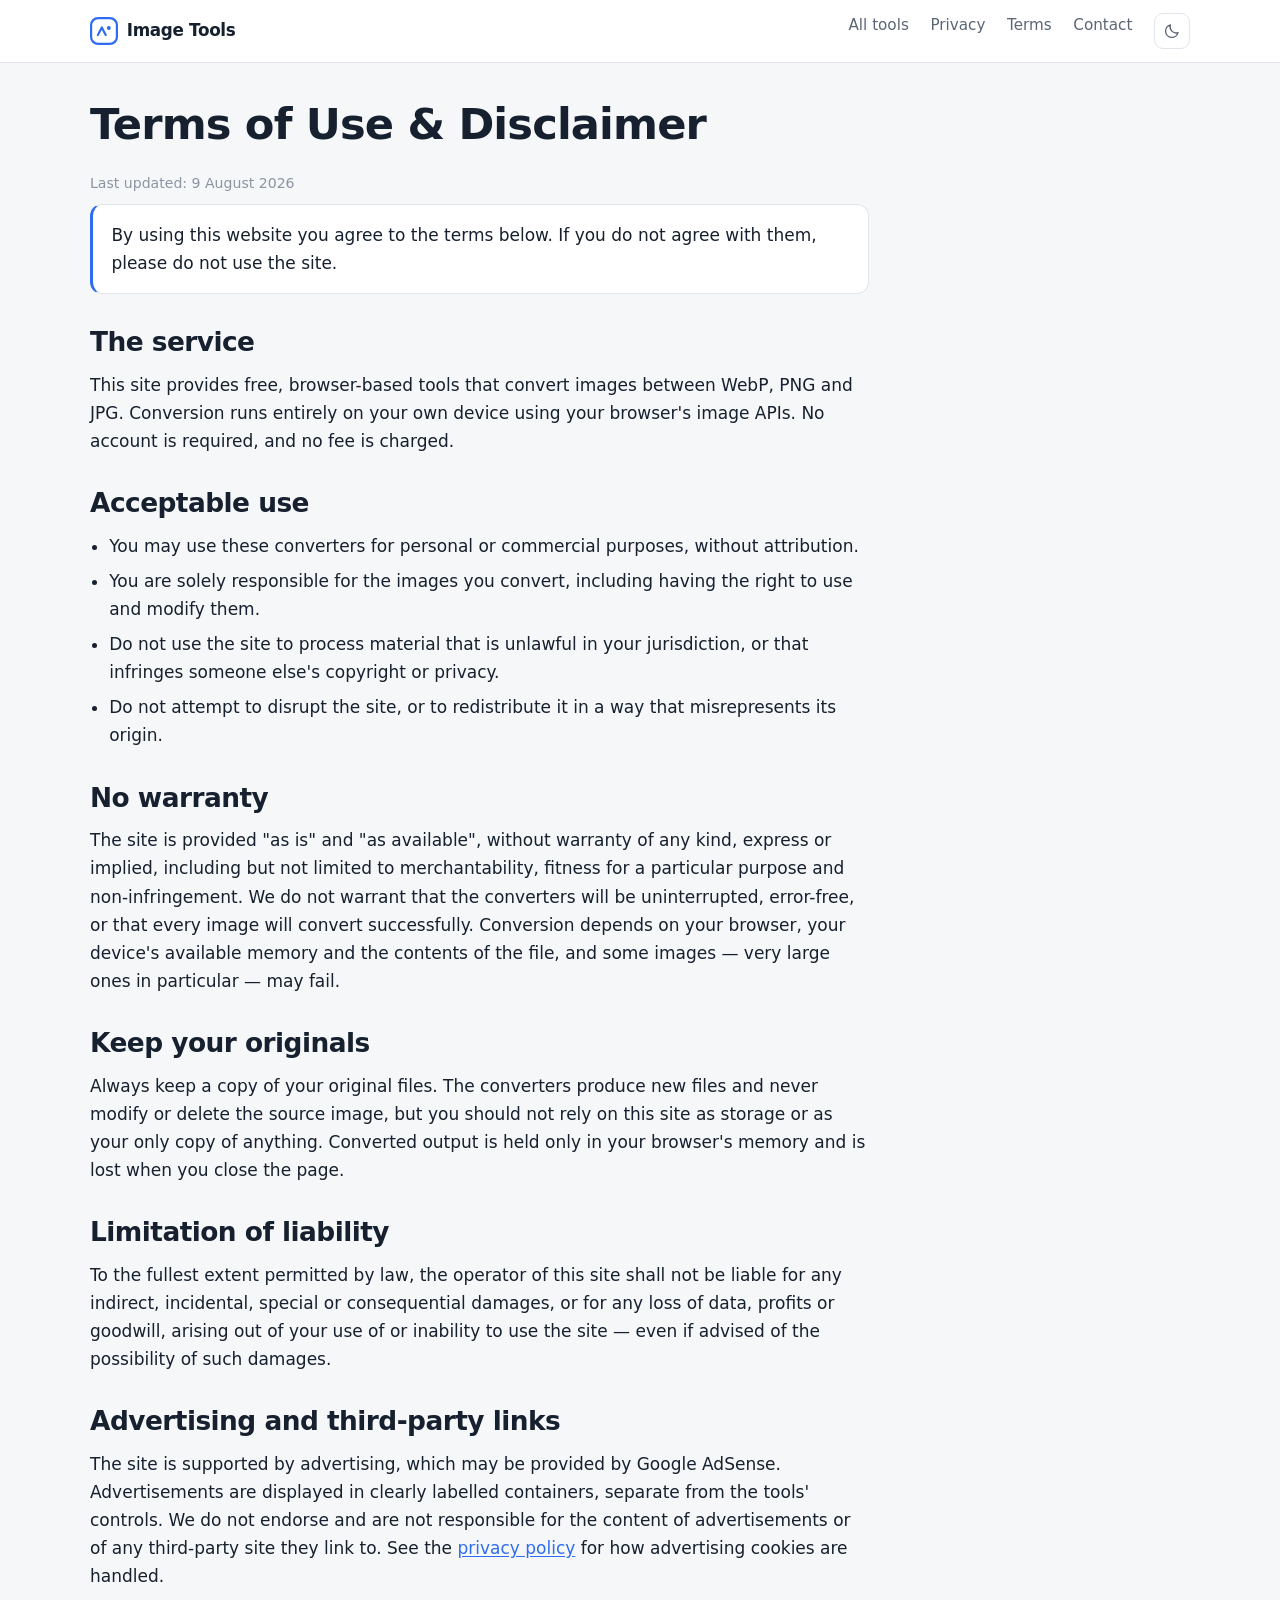
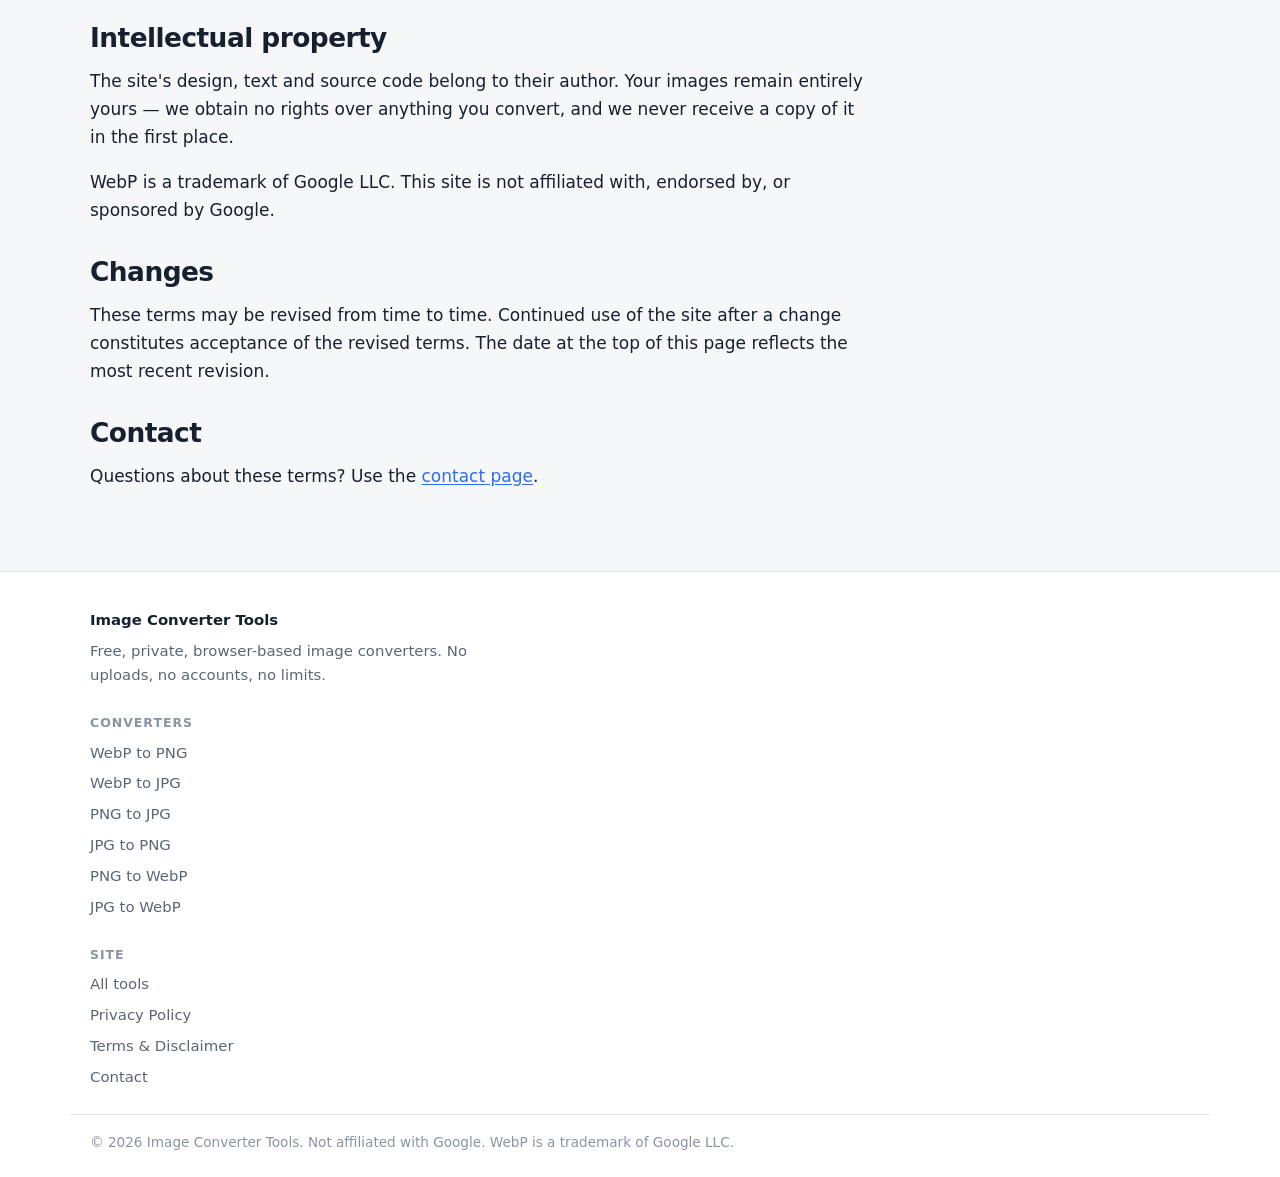
<file: terms.html>
<!DOCTYPE html>
<html lang="en">
<head>
<meta charset="utf-8">
<meta name="viewport" content="width=device-width, initial-scale=1">
<meta name="theme-color" content="#0f172a" media="(prefers-color-scheme: dark)">
<meta name="theme-color" content="#ffffff" media="(prefers-color-scheme: light)">
<script>(function(){try{var t=localStorage.getItem("theme");if(t==="light"||t==="dark")document.documentElement.dataset.theme=t}catch(e){}})();</script>

<!-- ==========================================================================
     SEO METADATA - generated by tools/build.py from tools/content.py.
     Edit the content file and re-run the build rather than editing here.
     ========================================================================== -->
<title>Terms of Use &amp; Disclaimer - Image Converter Tools</title>
<meta name="description" content="Terms of use and disclaimer for these free image converters: acceptable use, warranty disclaimer and limitation of liability.">
<link rel="canonical" href="https://convert-img.me/terms.html">
<meta name="robots" content="index, follow, max-image-preview:large">

<meta property="og:type" content="website">
<meta property="og:site_name" content="Image Converter Tools">
<meta property="og:title" content="Terms of Use &amp; Disclaimer - Image Converter Tools">
<meta property="og:description" content="Terms of use and disclaimer for these free image converters: acceptable use, warranty disclaimer and limitation of liability.">
<meta property="og:url" content="https://convert-img.me/terms.html">
<meta property="og:image" content="https://convert-img.me/assets/img/og-image.png">
<meta property="og:image:width" content="1200">
<meta property="og:image:height" content="630">
<meta property="og:locale" content="en_US">

<meta name="twitter:card" content="summary_large_image">
<meta name="twitter:title" content="Terms of Use &amp; Disclaimer - Image Converter Tools">
<meta name="twitter:description" content="Terms of use and disclaimer for these free image converters: acceptable use, warranty disclaimer and limitation of liability.">
<meta name="twitter:image" content="https://convert-img.me/assets/img/og-image.png">

<link rel="icon" href="assets/img/favicon.svg" type="image/svg+xml">
<link rel="apple-touch-icon" href="assets/img/icon-192.png">
<link rel="manifest" href="manifest.webmanifest">
<link rel="stylesheet" href="assets/css/styles.css">

<!-- ==========================================================================
     GOOGLE ADSENSE LOADER
     After your site is approved, paste the single AdSense script tag here:
     <script async src="https://pagead2.googlesyndication.com/pagead/js/adsbygoogle.js?client=ca-pub-XXXXXXXXXXXXXXXX" crossorigin="anonymous"></script>
     Then fill in the individual .ad-slot containers in the page body.

     GOOGLE SEARCH CONSOLE VERIFICATION
     <meta name="google-site-verification" content="YOUR_TOKEN">

     GOOGLE ANALYTICS (optional)
     Paste your gtag.js snippet here. Omitted by default so the page makes
     zero third-party requests out of the box.
     ========================================================================== -->
</head>
<body>
<a class="skip-link" href="#main">Skip to the converter</a>

<header class="site-header">
  <div class="wrap header-inner">
    <a class="brand" href="./" aria-label="Image Converter Tools, home">
      <svg class="brand-mark" width="28" height="28" viewBox="0 0 32 32" aria-hidden="true" focusable="false"><rect x="1.25" y="1.25" width="29.5" height="29.5" rx="8" fill="none" stroke="currentColor" stroke-width="2.5"/><path d="M9 20.5 13.5 12l4.5 8.5" fill="none" stroke="currentColor" stroke-width="2.5" stroke-linecap="round" stroke-linejoin="round"/><circle cx="21.5" cy="12.5" r="2.25" fill="currentColor"/></svg>
      <span class="brand-text">Image&nbsp;Tools</span>
    </a>
    <nav class="site-nav" aria-label="Primary">
      <a href="./">All tools</a>
      <a href="privacy.html">Privacy</a>
      <a href="terms.html" aria-current="page">Terms</a>
      <a href="contact.html">Contact</a>
      <button type="button" class="theme-toggle" id="theme-toggle" aria-label="Switch colour theme"><svg class="icon-sun" width="18" height="18" viewBox="0 0 24 24" aria-hidden="true" focusable="false"><circle cx="12" cy="12" r="4.2" fill="none" stroke="currentColor" stroke-width="1.8"/><path d="M12 2.5v2.2M12 19.3v2.2M2.5 12h2.2M19.3 12h2.2M5.2 5.2l1.6 1.6M17.2 17.2l1.6 1.6M18.8 5.2l-1.6 1.6M6.8 17.2l-1.6 1.6" stroke="currentColor" stroke-width="1.8" stroke-linecap="round"/></svg><svg class="icon-moon" width="18" height="18" viewBox="0 0 24 24" aria-hidden="true" focusable="false"><path d="M20 14.2A8.2 8.2 0 0 1 9.8 4a8.4 8.4 0 1 0 10.2 10.2z" fill="none" stroke="currentColor" stroke-width="1.8" stroke-linejoin="round"/></svg></button>
    </nav>
  </div>
</header>

<main id="main" class="wrap">
  <div class="page-header">
    <h1>Terms of Use &amp; Disclaimer</h1>
    <p class="updated">Last updated: 9 August 2026</p>
  </div>

  <article class="prose">
    <div class="callout">
      <p>By using this website you agree to the terms below. If you do not agree with them, please do not use the site.</p>
    </div>

    <h2>The service</h2>
    <p>This site provides free, browser-based tools that convert images between WebP, PNG and JPG. Conversion runs entirely on your own device using your browser's image APIs. No account is required, and no fee is charged.</p>

    <h2>Acceptable use</h2>
    <ul>
      <li>You may use these converters for personal or commercial purposes, without attribution.</li>
      <li>You are solely responsible for the images you convert, including having the right to use and modify them.</li>
      <li>Do not use the site to process material that is unlawful in your jurisdiction, or that infringes someone else's copyright or privacy.</li>
      <li>Do not attempt to disrupt the site, or to redistribute it in a way that misrepresents its origin.</li>
    </ul>

    <h2>No warranty</h2>
    <p>The site is provided "as is" and "as available", without warranty of any kind, express or implied, including but not limited to merchantability, fitness for a particular purpose and non-infringement. We do not warrant that the converters will be uninterrupted, error-free, or that every image will convert successfully. Conversion depends on your browser, your device's available memory and the contents of the file, and some images — very large ones in particular — may fail.</p>

    <h2>Keep your originals</h2>
    <p>Always keep a copy of your original files. The converters produce new files and never modify or delete the source image, but you should not rely on this site as storage or as your only copy of anything. Converted output is held only in your browser's memory and is lost when you close the page.</p>

    <h2>Limitation of liability</h2>
    <p>To the fullest extent permitted by law, the operator of this site shall not be liable for any indirect, incidental, special or consequential damages, or for any loss of data, profits or goodwill, arising out of your use of or inability to use the site — even if advised of the possibility of such damages.</p>

    <h2>Advertising and third-party links</h2>
    <p>The site is supported by advertising, which may be provided by Google AdSense. Advertisements are displayed in clearly labelled containers, separate from the tools' controls. We do not endorse and are not responsible for the content of advertisements or of any third-party site they link to. See the <a href="privacy.html">privacy policy</a> for how advertising cookies are handled.</p>

    <h2>Intellectual property</h2>
    <p>The site's design, text and source code belong to their author. Your images remain entirely yours — we obtain no rights over anything you convert, and we never receive a copy of it in the first place.</p>
    <p>WebP is a trademark of Google LLC. This site is not affiliated with, endorsed by, or sponsored by Google.</p>

    <h2>Changes</h2>
    <p>These terms may be revised from time to time. Continued use of the site after a change constitutes acceptance of the revised terms. The date at the top of this page reflects the most recent revision.</p>

    <h2>Contact</h2>
    <p>Questions about these terms? Use the <a href="contact.html">contact page</a>.</p>
  </article>
</main>

<footer class="site-footer">
  <div class="wrap footer-inner">
    <div class="footer-brand">
      <strong>Image Converter Tools</strong>
      <p>Free, private, browser-based image converters. No uploads, no accounts, no limits.</p>
    </div>
    <nav class="footer-nav" aria-label="Converters">
      <h2 class="footer-heading">Converters</h2>
      <ul>
        <li><a href="webp-to-png/">WebP to PNG</a></li>
        <li><a href="webp-to-jpg/">WebP to JPG</a></li>
        <li><a href="png-to-jpg/">PNG to JPG</a></li>
        <li><a href="jpg-to-png/">JPG to PNG</a></li>
        <li><a href="png-to-webp/">PNG to WebP</a></li>
        <li><a href="jpg-to-webp/">JPG to WebP</a></li>
      </ul>
    </nav>
    <nav class="footer-nav" aria-label="Legal">
      <h2 class="footer-heading">Site</h2>
      <ul>
        <li><a href="./">All tools</a></li>
        <li><a href="privacy.html">Privacy Policy</a></li>
        <li><a href="terms.html">Terms &amp; Disclaimer</a></li>
        <li><a href="contact.html">Contact</a></li>
      </ul>
    </nav>
  </div>
  <div class="wrap footer-bottom">
    <p>&copy; <span id="year">2026</span> Image Converter Tools. Not affiliated with Google. WebP is a trademark of Google LLC.</p>
  </div>
</footer>

<script src="assets/js/theme.js" defer></script>
</body>
</html>
</file>
<file: assets/css/styles.css>
/* ==========================================================================
   WebP to PNG Converter - single stylesheet
   Order: tokens -> reset -> layout -> header -> converter -> content -> ads
          -> footer -> responsive
   No external fonts or CSS frameworks: the page renders on first paint.
   ========================================================================== */

/* ---------- Design tokens ---------- */
:root {
  --bg:            #f6f7f9;
  --surface:       #ffffff;
  --surface-alt:   #f1f3f6;
  --border:        #e2e6ec;
  --border-strong: #cbd2dc;
  --text:          #16202e;
  --text-muted:    #5b6675;
  --text-faint:    #8a94a3;
  --accent:        #2f6df0;
  --accent-hover:  #2559cc;
  --accent-soft:   #eaf1fe;
  --success:       #12855b;
  --success-soft:  #e6f5ef;
  --danger:        #c2321f;
  --danger-soft:   #fdecea;

  --radius:    12px;
  --radius-lg: 18px;
  --shadow-sm: 0 1px 2px rgba(16, 24, 40, .05);
  --shadow-md: 0 4px 20px -6px rgba(16, 24, 40, .12);

  --wrap:   1140px;
  --gutter: 20px;

  --font: system-ui, -apple-system, "Segoe UI", Roboto, "Helvetica Neue", Arial, sans-serif;
  --mono: ui-monospace, SFMono-Regular, Menlo, Consolas, monospace;
}

/* Dark palette. Declared twice on purpose: once for the OS preference (unless
   the visitor has explicitly chosen light) and once for an explicit choice, so
   the toggle can override the system in both directions. */
@media (prefers-color-scheme: dark) {
  :root:not([data-theme="light"]) {
    --bg:            #0e131b;
    --surface:       #161d27;
    --surface-alt:   #1c2531;
    --border:        #28313d;
    --border-strong: #3a4553;
    --text:          #e8ecf2;
    --text-muted:    #a3adbb;
    --text-faint:    #7c8797;
    --accent:        #6d9bff;
    --accent-hover:  #8bb0ff;
    --accent-soft:   #1b2740;
    --success:       #4ecfa0;
    --success-soft:  #142a23;
    --danger:        #ff8f7e;
    --danger-soft:   #33191a;
    --shadow-md:     0 4px 20px -6px rgba(0, 0, 0, .5);
  }
}

:root[data-theme="dark"] {
  --bg:            #0e131b;
  --surface:       #161d27;
  --surface-alt:   #1c2531;
  --border:        #28313d;
  --border-strong: #3a4553;
  --text:          #e8ecf2;
  --text-muted:    #a3adbb;
  --text-faint:    #7c8797;
  --accent:        #6d9bff;
  --accent-hover:  #8bb0ff;
  --accent-soft:   #1b2740;
  --success:       #4ecfa0;
  --success-soft:  #142a23;
  --danger:        #ff8f7e;
  --danger-soft:   #33191a;
  --shadow-md:     0 4px 20px -6px rgba(0, 0, 0, .5);
}

/* ---------- Reset ---------- */
*, *::before, *::after { box-sizing: border-box; }
/* Components below set display:flex/grid, which would otherwise beat the UA
   rule for [hidden] and leave "hidden" elements on screen. */
[hidden] { display: none !important; }
html { -webkit-text-size-adjust: 100%; scroll-behavior: smooth; }
@media (prefers-reduced-motion: reduce) {
  html { scroll-behavior: auto; }
  *, *::before, *::after { animation-duration: .001ms !important; transition-duration: .001ms !important; }
}
body {
  margin: 0;
  font-family: var(--font);
  font-size: 17px;
  line-height: 1.65;
  color: var(--text);
  background: var(--bg);
  -webkit-font-smoothing: antialiased;
}
img, svg { max-width: 100%; }
h1, h2, h3 { line-height: 1.2; margin: 0 0 .5em; letter-spacing: -.02em; font-weight: 650; }
h1 { font-size: clamp(1.9rem, 1.3rem + 2.4vw, 2.7rem); }
h2 { font-size: clamp(1.35rem, 1.1rem + 1vw, 1.65rem); }
h3 { font-size: 1.06rem; font-weight: 640; }
p  { margin: 0 0 1em; }
code { font-family: var(--mono); font-size: .88em; background: var(--surface-alt); padding: .12em .38em; border-radius: 5px; }
a { color: var(--accent); text-underline-offset: 2px; }
a:hover { color: var(--accent-hover); }

/* Focus: always visible, never removed. */
:focus-visible {
  outline: 3px solid var(--accent);
  outline-offset: 2px;
  border-radius: 4px;
}

.visually-hidden {
  position: absolute; width: 1px; height: 1px; padding: 0; margin: -1px;
  overflow: hidden; clip: rect(0 0 0 0); clip-path: inset(50%); white-space: nowrap;
}

.skip-link {
  position: absolute; left: 50%; top: 0; transform: translate(-50%, -120%);
  z-index: 100; background: var(--accent); color: #fff; font-weight: 600;
  padding: .7rem 1.2rem; border-radius: 0 0 10px 10px; text-decoration: none;
}
.skip-link:focus { transform: translate(-50%, 0); color: #fff; }

/* ---------- Layout ---------- */
.wrap { width: 100%; max-width: var(--wrap); margin-inline: auto; padding-inline: var(--gutter); }

/* ---------- Header ---------- */
.site-header {
  background: var(--surface);
  border-bottom: 1px solid var(--border);
}
.header-inner {
  display: flex; align-items: center; justify-content: space-between;
  gap: 1rem; min-height: 62px;
}
.brand {
  display: inline-flex; align-items: center; gap: .55rem;
  color: var(--text); text-decoration: none; font-weight: 680; font-size: 1.05rem;
  letter-spacing: -.02em;
}
.brand-mark { color: var(--accent); flex: none; }
.site-nav { display: flex; gap: 1.35rem; font-size: .95rem; }
.site-nav a { color: var(--text-muted); text-decoration: none; font-weight: 500; }
.site-nav a:hover { color: var(--text); text-decoration: underline; }

/* ---------- Hero + converter ---------- */
.hero { padding: clamp(1.75rem, 1rem + 3vw, 3rem) 0 .5rem; text-align: center; }
.crumbs { font-size: .84rem; color: var(--text-faint); margin-bottom: .75rem; }
.crumbs a { color: var(--text-muted); text-decoration: none; }
.crumbs a:hover { color: var(--accent); text-decoration: underline; }
.crumbs span { margin: 0 .35rem; }
.hub-grid { max-width: 900px; margin: 0 auto; text-align: left; }
.hero h1 { margin-bottom: .35em; }
.lede {
  max-width: 60ch; margin: 0 auto 1.75rem;
  font-size: 1.06rem; color: var(--text-muted);
}

.tool-card {
  max-width: 860px; margin: 0 auto;
  background: var(--surface);
  border: 1px solid var(--border);
  border-radius: var(--radius-lg);
  box-shadow: var(--shadow-md);
  padding: clamp(1rem, .5rem + 2vw, 1.75rem);
  text-align: left;
}

.dropzone {
  border: 2px dashed var(--border-strong);
  border-radius: var(--radius);
  background: var(--surface-alt);
  padding: clamp(1.5rem, 1rem + 3vw, 2.75rem) 1.25rem;
  text-align: center;
  transition: border-color .15s ease, background-color .15s ease;
}
.dropzone.is-dragover {
  border-color: var(--accent);
  background: var(--accent-soft);
}
.dropzone-icon { color: var(--accent); display: block; margin: 0 auto .6rem; }
.dropzone-title { font-size: 1.1rem; font-weight: 620; margin-bottom: .3rem; }
.dropzone-sub { color: var(--text-faint); font-size: .9rem; margin-bottom: .85rem; }
.dropzone-hint { margin: 1rem 0 0; font-size: .86rem; color: var(--text-muted); }

/* ---------- Buttons ---------- */
.btn {
  display: inline-flex; align-items: center; justify-content: center; gap: .45rem;
  font: inherit; font-weight: 600; font-size: .96rem; line-height: 1;
  padding: .72rem 1.3rem; border-radius: 10px; border: 1px solid transparent;
  cursor: pointer; text-decoration: none; white-space: nowrap;
  transition: background-color .15s ease, border-color .15s ease, color .15s ease;
}
.btn-primary { background: var(--accent); color: #fff; }
.btn-primary:hover { background: var(--accent-hover); color: #fff; }
.btn-secondary { background: var(--surface); color: var(--text); border-color: var(--border-strong); }
.btn-secondary:hover { background: var(--surface-alt); color: var(--text); }
.btn-ghost { background: transparent; color: var(--text-muted); }
.btn-ghost:hover { background: var(--surface-alt); color: var(--text); }
.btn-sm { padding: .5rem .85rem; font-size: .87rem; border-radius: 8px; }
.btn:disabled, .btn[aria-disabled="true"] { opacity: .55; cursor: not-allowed; }

/* ---------- Theme toggle ---------- */
.theme-toggle {
  display: inline-grid; place-items: center;
  width: 36px; height: 36px; padding: 0; flex: none;
  border-radius: 9px; border: 1px solid var(--border);
  background: transparent; color: var(--text-muted); cursor: pointer;
}
.theme-toggle:hover { background: var(--surface-alt); color: var(--text); }
.theme-toggle .icon-sun { display: none; }
:root[data-theme="dark"] .theme-toggle .icon-sun,
:root:not([data-theme="light"]) .theme-toggle .icon-sun { display: block; }
:root[data-theme="dark"] .theme-toggle .icon-moon,
:root:not([data-theme="light"]) .theme-toggle .icon-moon { display: none; }
@media (prefers-color-scheme: light) {
  :root:not([data-theme="dark"]) .theme-toggle .icon-sun { display: none; }
  :root:not([data-theme="dark"]) .theme-toggle .icon-moon { display: block; }
}
:root[data-theme="light"] .theme-toggle .icon-sun { display: none; }
:root[data-theme="light"] .theme-toggle .icon-moon { display: block; }

/* ---------- Conversion options ---------- */
.options {
  display: flex; flex-wrap: wrap; gap: 1.25rem 2rem; align-items: center;
  margin-top: 1.15rem; padding: .9rem 1rem;
  border: 1px solid var(--border); border-radius: var(--radius);
  background: var(--surface-alt);
}
.option { display: flex; align-items: center; gap: .6rem; font-size: .9rem; }
.option label { color: var(--text-muted); font-weight: 550; }
.option input[type="range"] { width: 150px; accent-color: var(--accent); }
.option input[type="color"] {
  width: 34px; height: 30px; padding: 0; cursor: pointer;
  border: 1px solid var(--border-strong); border-radius: 7px; background: none;
}
.option output { font-variant-numeric: tabular-nums; font-weight: 620; min-width: 3.2em; }
.option-hint { font-size: .82rem; color: var(--text-faint); }

/* ---------- Status + progress ---------- */
.status { margin: 1rem 0 0; font-size: .93rem; color: var(--text-muted); min-height: 1.5em; }
.status:empty { margin: 0; min-height: 0; }
.status.is-error { color: var(--danger); font-weight: 550; }
.status.is-done  { color: var(--success); font-weight: 550; }

.progress {
  margin-top: .6rem; height: 6px; border-radius: 99px;
  background: var(--surface-alt); overflow: hidden;
}
.progress-bar {
  height: 100%; width: 0%; background: var(--accent);
  border-radius: 99px; transition: width .2s ease;
}

/* ---------- File list ---------- */
.file-list { list-style: none; margin: 1.15rem 0 0; padding: 0; display: grid; gap: .7rem; }
.file-list:empty { margin: 0; }

.file-item {
  display: grid;
  grid-template-columns: 64px minmax(0, 1fr) auto;
  gap: .9rem; align-items: center;
  padding: .7rem; border: 1px solid var(--border);
  border-radius: var(--radius); background: var(--surface);
}
.file-item.is-error { border-color: var(--danger); background: var(--danger-soft); }

.thumb {
  width: 64px; height: 64px; border-radius: 8px; overflow: hidden;
  background:
    linear-gradient(45deg, var(--surface-alt) 25%, transparent 25%, transparent 75%, var(--surface-alt) 75%) 0 0/16px 16px,
    linear-gradient(45deg, var(--surface-alt) 25%, transparent 25%, transparent 75%, var(--surface-alt) 75%) 8px 8px/16px 16px,
    var(--surface);
  border: 1px solid var(--border);
  display: grid; place-items: center; flex: none;
}
.thumb img { width: 100%; height: 100%; object-fit: contain; display: block; }
.thumb-fallback { color: var(--text-faint); font-size: .68rem; font-weight: 600; letter-spacing: .04em; }

.file-meta { min-width: 0; }
.file-name {
  font-weight: 600; font-size: .95rem; margin: 0 0 .15rem;
  overflow: hidden; text-overflow: ellipsis; white-space: nowrap;
}
.file-sub { margin: 0; font-size: .83rem; color: var(--text-muted); }
.file-sub .sep { opacity: .5; margin: 0 .35rem; }
.file-state { font-weight: 600; }
.file-state.is-done  { color: var(--success); }
.file-state.is-error { color: var(--danger); }
.file-actions { display: flex; align-items: center; gap: .4rem; flex-wrap: wrap; justify-content: flex-end; }

.icon-btn {
  width: 34px; height: 34px; display: grid; place-items: center;
  border-radius: 8px; border: 1px solid var(--border-strong);
  background: var(--surface); color: var(--text-muted);
  cursor: pointer; padding: 0; flex: none;
}
.icon-btn:hover { background: var(--surface-alt); color: var(--danger); border-color: var(--danger); }

.toolbar {
  display: flex; flex-wrap: wrap; gap: .6rem; align-items: center;
  margin-top: 1.15rem; padding-top: 1.15rem; border-top: 1px solid var(--border);
}
.toolbar .btn-ghost { margin-left: auto; }

.privacy-note {
  display: flex; align-items: center; justify-content: center; gap: .5rem;
  max-width: 860px; margin: 1.1rem auto 0;
  font-size: .9rem; color: var(--success); font-weight: 550; text-align: left;
}
.privacy-note svg { flex: none; }

.alert {
  max-width: 860px; margin: 1rem auto 0; padding: .9rem 1.1rem;
  border-radius: var(--radius); border: 1px solid var(--danger);
  background: var(--danger-soft); color: var(--text); text-align: left; font-size: .95rem;
}

/* ---------- Tool grid (hub page + "other tools" blocks) ---------- */
.tool-grid {
  list-style: none; margin: 0; padding: 0;
  display: grid; gap: .85rem;
  grid-template-columns: repeat(auto-fill, minmax(240px, 1fr));
}
.tool-grid a {
  display: block; height: 100%;
  padding: 1rem 1.1rem; text-decoration: none;
  border: 1px solid var(--border); border-radius: var(--radius);
  background: var(--surface); color: var(--text);
  transition: border-color .15s ease, background-color .15s ease;
}
.tool-grid a:hover { border-color: var(--accent); background: var(--accent-soft); color: var(--text); }
.tool-grid a[aria-current="page"] { border-color: var(--accent); background: var(--accent-soft); }
.tool-grid .tool-name { display: block; font-weight: 640; font-size: 1rem; margin-bottom: .2rem; }
.tool-grid .tool-desc { display: block; font-size: .86rem; color: var(--text-muted); line-height: 1.5; }

.related { padding-block: 1.4rem; }
.related h2 { font-size: 1.2rem; }

/* ---------- Content ---------- */
.content-grid {
  display: grid;
  grid-template-columns: minmax(0, 1fr);
  gap: 2.5rem;
  padding-block: 1rem 2rem;
}
.content-main { min-width: 0; max-width: 76ch; }
.section { padding-block: 1.4rem; }
.section > p:last-child { margin-bottom: 0; }

.reason-list { margin: 0; padding-left: 1.2rem; display: grid; gap: .55rem; }
.reason-list li { padding-left: .15rem; }

.steps { margin: 0; padding-left: 1.35rem; display: grid; gap: 1.1rem; counter-reset: none; }
.steps li::marker { font-weight: 700; color: var(--accent); }
.steps h3 { margin-bottom: .25em; }
.steps p { margin: 0; color: var(--text-muted); }

.faq { display: grid; gap: .55rem; }
.faq details {
  border: 1px solid var(--border); border-radius: var(--radius);
  background: var(--surface); overflow: hidden;
}
.faq summary {
  cursor: pointer; list-style: none; padding: .9rem 2.6rem .9rem 1.1rem;
  font-weight: 600; font-size: 1rem; position: relative;
}
.faq summary::-webkit-details-marker { display: none; }
.faq summary::after {
  content: ""; position: absolute; right: 1.15rem; top: 50%;
  width: 9px; height: 9px; margin-top: -6px;
  border-right: 2px solid var(--text-faint); border-bottom: 2px solid var(--text-faint);
  transform: rotate(45deg); transition: transform .15s ease;
}
.faq details[open] summary::after { transform: rotate(225deg); margin-top: -2px; }
.faq summary:hover { background: var(--surface-alt); }
.faq details > p { margin: 0; padding: 0 1.1rem 1.05rem; color: var(--text-muted); }

/* ==========================================================================
   AD SLOTS
   Every unit reserves its height up-front so a late-loading ad cannot push
   the page around (CLS). If an ad never loads, the reserved box simply stays
   empty - nothing else in the layout depends on it.
   ========================================================================== */
.ad-slot {
  display: block;
  margin-inline: auto;
  margin-block: 1.75rem;
}
.ad-slot::before {
  content: "Advertisement";
  display: block;
  font-size: .68rem; letter-spacing: .09em; text-transform: uppercase;
  color: var(--text-faint); text-align: center; margin-bottom: .35rem;
}
.ad-container {
  display: grid; place-items: center;
  width: 100%;
  border: 1px dashed var(--border-strong);
  border-radius: var(--radius);
  background: var(--surface-alt);
  color: var(--text-faint);
  font-size: .72rem; letter-spacing: .14em; font-weight: 600;
  overflow: hidden;
}
/* Height reservations, matched to standard AdSense responsive sizes. */
.ad-slot--leaderboard .ad-container { min-height: 100px; }
.ad-slot--incontent   .ad-container { min-height: 250px; }
.ad-slot--rail        .ad-container { min-height: 600px; }

@media (min-width: 768px) {
  .ad-slot--leaderboard .ad-container { min-height: 90px; max-width: 970px; margin-inline: auto; }
}

/* Desktop-only sidebar rail. Hidden until there is room for it. */
.ad-slot--rail { display: none; }

/* Keep mobile ad density low: drop the in-content rectangle on small screens. */
@media (max-width: 599px) {
  .ad-slot--incontent { display: none; }
}

/* ---------- Footer ---------- */
.site-footer {
  margin-top: 2rem;
  background: var(--surface);
  border-top: 1px solid var(--border);
  font-size: .93rem;
}
.footer-inner {
  display: grid; gap: 1.75rem;
  grid-template-columns: minmax(0, 1fr);
  padding-block: 2.25rem 1.5rem;
}
.footer-brand p { color: var(--text-muted); margin: .4rem 0 0; max-width: 42ch; }
.footer-heading { font-size: .78rem; text-transform: uppercase; letter-spacing: .08em; color: var(--text-faint); margin: 0 0 .6rem; font-weight: 650; }
.footer-nav ul { list-style: none; margin: 0; padding: 0; display: grid; gap: .4rem; }
.footer-nav a { color: var(--text-muted); text-decoration: none; }
.footer-nav a:hover { color: var(--accent); text-decoration: underline; }
.footer-bottom {
  border-top: 1px solid var(--border);
  padding-block: 1rem 1.5rem;
}
.footer-bottom p { margin: 0; color: var(--text-faint); font-size: .85rem; }

/* ---------- Article pages (privacy / terms / contact) ---------- */
.page-header { padding: 2.25rem 0 .5rem; }
.page-header .updated { color: var(--text-faint); font-size: .88rem; margin: 0; }
.prose { max-width: 72ch; padding-bottom: 2rem; }
.prose h2 { margin-top: 2rem; }
.prose h3 { margin-top: 1.5rem; }
.prose ul { padding-left: 1.2rem; display: grid; gap: .45rem; margin: 0 0 1em; }
.callout {
  border: 1px solid var(--border); border-left: 3px solid var(--accent);
  background: var(--surface); border-radius: var(--radius);
  padding: 1rem 1.15rem; margin: 0 0 1.5rem;
}
.callout p:last-child { margin-bottom: 0; }
.contact-link { font-size: 1.05rem; font-weight: 600; }

/* ---------- Responsive ---------- */
@media (max-width: 520px) {
  body { font-size: 16px; }
  .site-nav { gap: 1rem; font-size: .9rem; }
  /* The whole page is the "how it works" guide; drop the link before it wraps. */
  .site-nav a[href$="#how-to"] { display: none; }
  .brand-text { font-size: .98rem; }
  .file-item { grid-template-columns: 52px minmax(0, 1fr); }
  .thumb { width: 52px; height: 52px; }
  .file-actions { grid-column: 1 / -1; justify-content: stretch; }
  .file-actions .btn { flex: 1; }
  .toolbar .btn { flex: 1 1 100%; }
  .toolbar .btn-ghost { margin-left: 0; }
  .privacy-note { align-items: flex-start; }
}

@media (min-width: 1080px) {
  /* The second column only exists when a rail ad is actually present. While the
     slot is commented out, the article gets the full width and centres itself
     instead of leaving a dead 300px gutter. Uncommenting the ad restores the
     two-column layout with no other change. */
  .content-grid:has(.ad-slot--rail) { grid-template-columns: minmax(0, 1fr) 300px; }
  .content-grid:not(:has(.ad-slot--rail)) .content-main { margin-inline: auto; }
  .ad-slot--rail {
    display: block;
    position: sticky; top: 1.5rem;
    margin-block: 0; padding-top: 1.4rem;
  }
}

/* Contact page: the address stays in [at]/[dot] form on screen, so this hint
   explains that the link is still clickable. */
.contact-hint { font-size: .85rem; color: var(--text-faint); white-space: nowrap; }

/* ---------- Contact form ---------- */
.contact-form {
  display: grid; gap: 1.1rem;
  max-width: 34rem; margin: 0 0 1.25rem;
  padding: 1.25rem;
  border: 1px solid var(--border); border-radius: var(--radius);
  background: var(--surface);
}
.field { display: grid; gap: .35rem; }
.field label { font-weight: 600; font-size: .93rem; }
.field input,
.field textarea {
  font: inherit; font-size: .96rem; color: var(--text);
  width: 100%; padding: .65rem .8rem;
  border: 1px solid var(--border-strong); border-radius: 9px;
  background: var(--bg);
  transition: border-color .15s ease;
}
.field textarea { resize: vertical; min-height: 8rem; line-height: 1.55; }
.field input:focus, .field textarea:focus { border-color: var(--accent); }
.field input::placeholder, .field textarea::placeholder { color: var(--text-faint); }
.field-hint { font-size: .82rem; color: var(--text-faint); }
.contact-form .btn { justify-self: start; }

.form-status { margin: 0; font-size: .92rem; color: var(--text-muted); }
.form-status:empty { display: none; }
.form-status.is-done { color: var(--success); font-weight: 550; }
.form-status.is-error { color: var(--danger); font-weight: 550; }
.form-note { font-size: .87rem; color: var(--text-muted); max-width: 34rem; }
</file>
